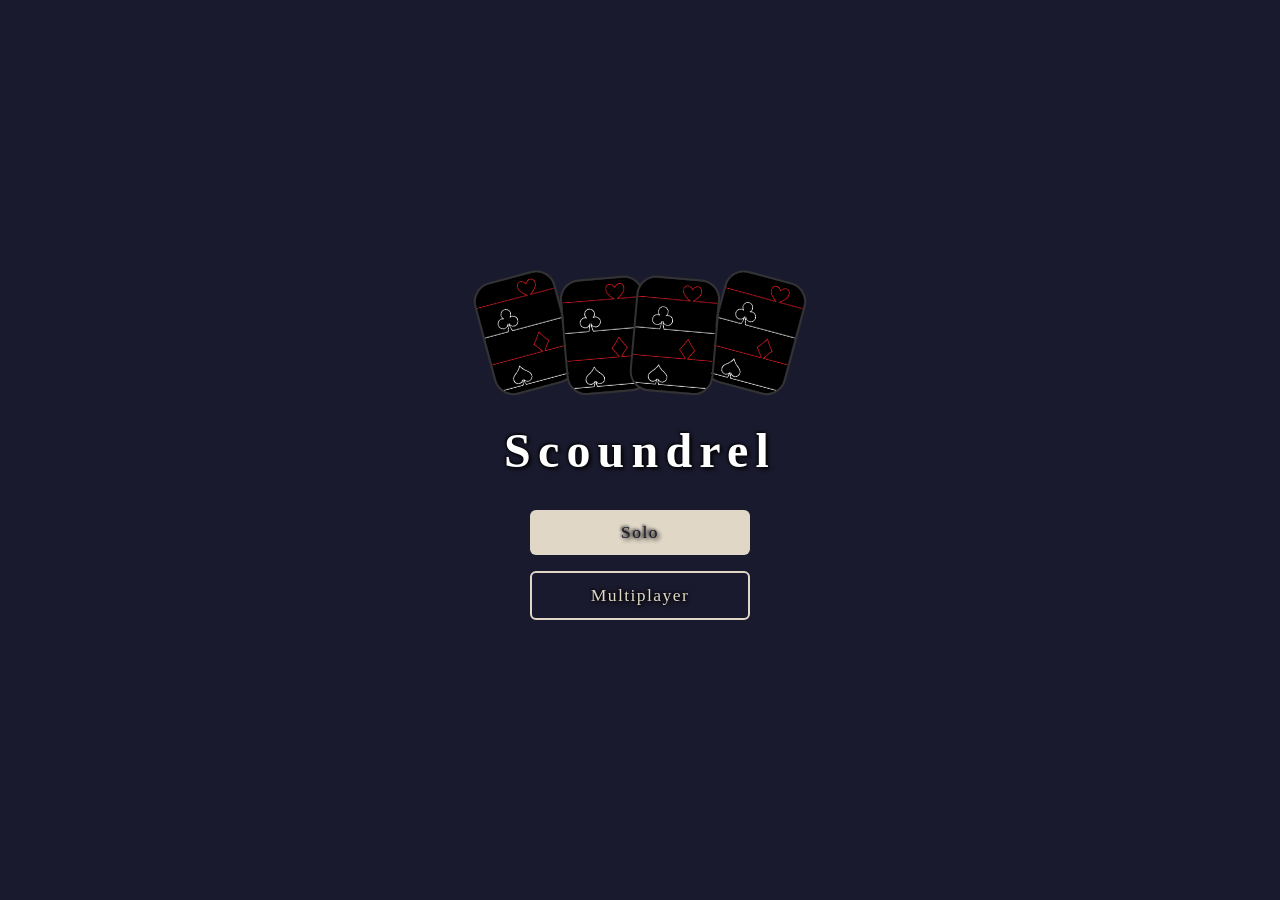
<file: client/index.html>
<!DOCTYPE html>
<html>
<head>
    <meta name="viewport" content="width=device-width, initial-scale=1.0">
    <link rel="stylesheet" href="./styles.css">
    <style>
        body {
            min-height: 100vh;
            display: flex;
            align-items: center;
            justify-content: center;
            margin: 0;
        }

        .Landing {
            display: flex;
            flex-direction: column;
            align-items: center;
            gap: 32px;
        }

        .Landing h1 {
            font-size: 3rem;
            letter-spacing: 0.15em;
            margin: 0;
        }

        .Landing-cards {
            display: flex;
            gap: 0;
        }

        .Landing-cards img {
            width: 80px;
            transform-origin: bottom center;
        }

        .Landing-cards img:nth-child(1) { transform: rotate(-15deg) translateX(20px); }
        .Landing-cards img:nth-child(2) { transform: rotate(-5deg)  translateX(10px); z-index: 1; }
        .Landing-cards img:nth-child(3) { transform: rotate(5deg)   translateX(-10px); z-index: 1; }
        .Landing-cards img:nth-child(4) { transform: rotate(15deg)  translateX(-20px); }

        .Landing-buttons {
            display: flex;
            flex-direction: column;
            gap: 16px;
            width: 220px;
        }

        .Landing-buttons a {
            display: block;
            text-align: center;
            padding: 12px 0;
            background: #e0d7c6;
            color: #1a1a2e;
            text-decoration: none;
            border-radius: 6px;
            font-size: 1.1rem;
            letter-spacing: 0.08em;
            transition: opacity 0.15s;
        }

        .Landing-buttons a:hover { opacity: 0.8; }

        .Landing-buttons a.secondary {
            background: transparent;
            border: 2px solid #e0d7c6;
            color: #e0d7c6;
        }
    </style>
</head>
<body>
    <div class="Landing">
        <div class="Landing-cards">
            <img src="./playing-cards/back_dark.png">
            <img src="./playing-cards/back_dark.png">
            <img src="./playing-cards/back_dark.png">
            <img src="./playing-cards/back_dark.png">
        </div>

        <h1>Scoundrel</h1>

        <div class="Landing-buttons">
            <a href="./solo/index.html">Solo</a>
            <a href="./multi/index.html" class="secondary">Multiplayer</a>
        </div>
    </div>
</body>
</html>
</file>
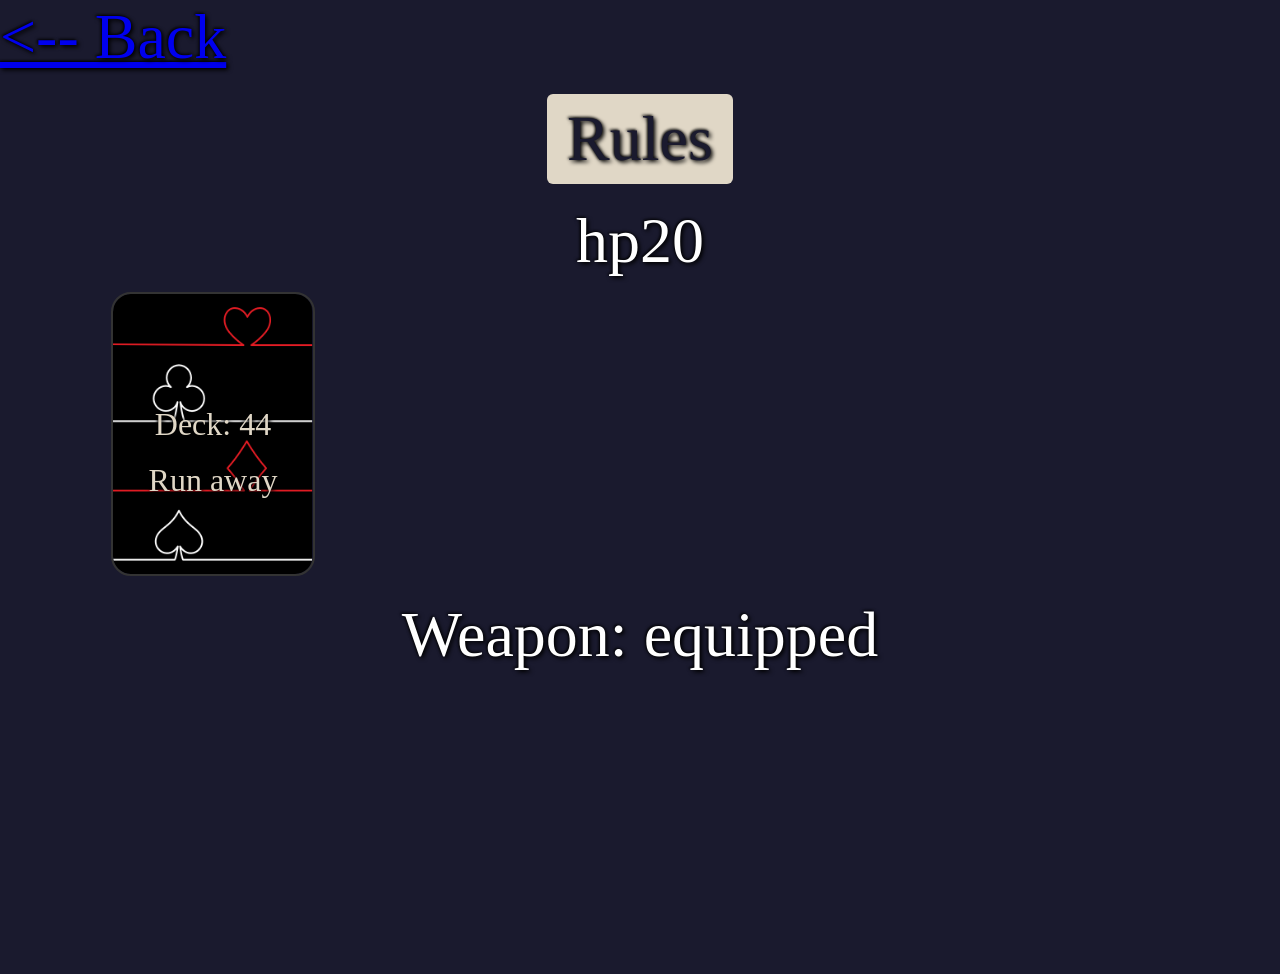
<file: client/multi/index.html>
<!DOCTYPE html>
<html>
	<head>
		<script src="../packages/alpine_persist.min.js" > </script>
		<script defer src="../packages/alpine.min.js" > </script>
		<link rel="stylesheet" href="../styles.css">
		<meta name="viewport" content="width=device-width, initial-scale=1.0">
	<script>
		document.addEventListener('alpine:init', () => {
		const cards = ['A','2','3','4','5','6','7','8','9','10','J','Q','K'];
		const suits = ['clubs','diamonds','hearts','spades'];
		const valid_cards = cards.flatMap( card => suits.map(suit => ({ card, suit }))).filter(
					el=> {
						const legal = !(isNaN(Number(el.card)) && (el.suit == 'hearts' || el.suit=='diamonds'));
						if(!legal) console.log(el);
						return legal
					}
				);

		const saved = localStorage.getItem('gameState');
		console.log("Gamestate in localStorage:",saved);
		function new_gamestate() { 
			return {
				// gamestate
				deck: valid_cards.toSorted(() => Math.random() - 0.5),
				weapon: null,
				durability: [],
				equipped: true,
				ran: false,
				healed: false,
				dungeon: [],
				hp:20,

			};
		}
		var gamestate = saved? JSON.parse(saved): new_gamestate()
		Alpine.store('game', {
				...gamestate,
				// game functions 
				save(){
					console.log("Game saved");
					localStorage.setItem('gameState', JSON.stringify({
						deck:this.deck,
						weapon:this.weapon,
						durability:this.durability,
						equipped:this.equipped,
						ran:this.ran,
						healed:this.healed,
						dungeon:this.dungeon,
						hp:this.hp,
					}))
				},
				image(card) { return "../playing-cards/" + card.suit + "_" + card.card + ".png" },
				value(card) {
						if( !isNaN(Number(card)) ){ return Number(card) }

						if (card == 'A'){ return 14}
						if (card == 'K'){ return 13}
						if (card == 'Q'){ return 12}
						if (card == 'J'){ return 11}

						return 0;
				},

				// game methods
				draw(x) {
					const drawn = this.deck.slice(0, x);
					this.deck = this.deck.slice(x);
					return drawn;
				},
				estimate(card){
					const game = Alpine.store('game');
					const value = game.value(card.card);

					// only numeric cards have special purposes
					// also there are no diamonds/hearts with value above 10
					if(value <= 10){
						if(card.suit == 'diamonds'){
							// take up as weapon
							return `Take ${card.card} of ${card.suit} as weapon`;
						}

						if(card.suit == 'hearts'){
							// heal
							if(!this.healed){
								const new_hp = Math.min((this.hp + value) , 20);
								const hp_rec = new_hp - this.hp
								return `Recover ${hp_rec} hp`;
							} else {
								return "Already healed this turn,\nyou will heal for 0";
							}
						}
						// else combat
					}

					// battle with weapon
					if(this.weapon != null && this.equipped) {
						// has weapon and is equipped
						const top = this.durability.at(-1);
						const block = game.value(this.weapon.card)

						var dur = 15;
						if(top != null){ dur = game.value(top.card); }

						if(value < dur){
							// can block with weapon
							const lost_hp = Math.min( block - value , 0); // if value < block, take 0 damage rahter then healing

							const msg = `Will lose ${lost_hp} hp`
							return msg;
						} else {
							const lost_hp = value;
							const msg = `Can't block, too little durability: ${dur}<${value}\nWill lose ${lost_hp} hp`;
							return msg;
						}

					} 

					// bare-handed combat
					const lost_hp = value;
					const msg =  `Will lose ${lost_hp} hp`;
					return msg;
				},
				click_card(idx) {
					// remove element at idx
					const clicked = this.dungeon.splice(idx,1)[0];
					const game = Alpine.store('game');
					const value = game.value(clicked.card);

					// replenish cards
					if(this.dungeon.length == 1){
						this.dungeon.push(...game.draw(3));
						// rest once per turn effects
						this.healed = false;
						this.ran = false;
					}

					// only non-numeric cards have special purposes
					if(value <= 10){
						if(clicked.suit == 'diamonds'){
							// take up as weapon
							this.weapon = clicked;
							this.durability = []; // reset durability
							this.equipped = true; //default to equipping the weapon
							return;
						}

						if(clicked.suit == 'hearts'){
							// heal
							if(!this.healed){
								this.hp = Math.min((this.hp + value) , 20);
								this.healed = true;
							} else {
							}
							return;
						}
						// else combat
					}

					// battle
					if(this.weapon != null && this.equipped) {
						// has weapon and is equipped
						const top = this.durability.at(-1);
						const block = game.value(this.weapon.card)

						var dur = 15;
						if(top != null){ dur = game.value(top.card); }

						if(value < dur){
							// can block with weapon
							this.hp = this.hp + Math.min( block - value , 0); // if value < block, take 0 damage rahter then healing

							this.durability.push(clicked);
							if(this.durability.length > 4) this.durability.shift();
							return;
						} else {
						}

					} 

					// bare-handed combat
					this.hp = this.hp - value;
					return
				},
				reset(){
					this.deck = valid_cards.toSorted(() => Math.random() - 0.5);
					this.dungeon = Alpine.store('game').draw(4);
					this.weapon = null;
					this.durability = [];
					this.equipped = false;
					this.hp = 20;
					this.ran =  false;
					this.healed =  false;
				},
				run_away(){
					if(!this.ran){
						this.deck.push(...this.dungeon);
						this.dungeon = Alpine.store('game').draw(4);
						this.ran = true;
					} else {
					}
				}

		});
	  });
	</script>
	</head>

	<body>
		<a href="../index.html"> <-- Back </a>
		<div
			class="Game",
			x-data="{
			save: () => $store.game.save(),
			image: (item) => $store.game.image(item),
			reset: () => $store.game.reset(),
			click_card: (idx) => $store.game.click_card(idx),
			run_away: () => $store.game.run_away(),
			estimate_val: (card) => $store.game.estimate(card)
			}" x-init="
				if (amount == $store.game.dungeon.length) {
					reset()
			} else {
				save()
			}
			" >
			<div x-data="{ showRules: false }">
			    <button type="button" x-on:click="showRules = true" style="padding: 8px 20px; background:#e0d7c6; color:#1a1a2e; border:none; cursor:pointer; border-radius:6px;">
			        Rules
			    </button>
			
			    <template x-if="showRules">
			        <div class="Rules-overlay" x-on:click.self="showRules = false">
			            <div class="Rules-modal">
			                <h2>Scoundrel Rules</h2>
			                <button class="Rules-close" x-on:click="showRules = false">✕</button>
			                <div class="Rules-body">
			                    <p><strong>Goal:</strong> Clear the dungeon without dying.</p>
			                    <p><strong>Deck:</strong> Standard deck, red face cards (J/Q/K/A of hearts & diamonds) removed.</p>
			                    <p><strong>Each turn:</strong> Four cards are dealt face-up. Click one to play it. When only one card remains, three new cards are dealt (starting a new turn).</p>
			                    <p><strong>♣ ♠ Clubs & Spades (monsters):</strong> Their value is damage dealt to you. Fight bare-handed to take full damage.</p>
			                    <p><strong>♦ Diamonds (weapons):</strong> Pick up as your equipped weapon. Weapon value blocks monster damage (take 0 if weapon ≥ monster). Each weapon can only block monsters weaker than the last one it blocked.</p>
			                    <p><strong>♥ Hearts (potions):</strong> Heal HP equal to card value, up to 20. Only one potion per room.</p>
			                    <p><strong>Weapon toggle:</strong> Click your weapon card to equip/unequip it before fighting(Equipped by default).</p>
			                    <p><strong>Run away:</strong> Send the room back into the deck(at the bottom, in the same order) and draw a new one. Can only run once per room.</p>
			                    <p><strong>Win:</strong> Exhaust the deck. <strong>Lose:</strong> HP reaches 0 or less.</p>
			                </div>
			            </div>
			        </div>
			    </template>
			</div>
			<template x-if="$store.game.hp>0">

				<div class="Play-area">
					<p x-text="'hp'+$store.game.hp"></p>
					<div class="Top-row">
						<button :disabled="$store.game.dungeon.length < 4" type="button" x-on:click="run_away(); save()">
							<div class="Deck">
								<img src="../playing-cards/back_dark.png">
								<p x-text="`Deck: ${$store.game.deck.length}`" > </p>
								<span> Run away </span>
							</div>
						</button>

						<div class="Dungeon-entities">
							<template x-for="(card,idx) in $store.game.dungeon">
								<button x-on:click="click_card(idx); save()">
									<div style="position:relative; display:inline-block;" 
										x-data="{show: false}"
										@mouseenter="show=true" 
										@mouseleave="show=false">
										<img :src="image(card)">
										<span x-show="show" 
												x-text="estimate_val(card)"
												class="Card-tooltip"
												style="position:absolute; background:black; color:white; padding:4px; z-index:1000;">
										</span>
									</div>
								</button>
							</template>
						</div>
					</div>

					<div class="Player-weapon">
						<p> Weapon:
							<template x-if="$store.game.equipped == true">
								<span> equipped </span>
							</template>
						</p>


						<div class="Weapon-slot">
							<template x-if="$store.game.weapon != null">
								<div>
									<button x-on:click="$store.game.equipped =!$store.game.equipped">
										<img :src="image($store.game.weapon)">
									</button>

									<div class="Durability-stack">
										<template x-for="(card,idx) in $store.game.durability">
											<img :src="image(card)" :style="{
												transform: `translate(-${(idx+1)*40}px, 0px)`,
												zIndex: -(idx+1)
											}">
										</template>
									</div>

								</div>
							</template>
						</div>
					</div>

				</div>
			</template>

			<div class="Lose-screen">
				<template x-if="$store.game.hp<=0">
					<div>
						<p> you lost</p>
						<button type="button" x-on:click="reset(); save()">Try again</button>
					</div>
				</template>
			</div>

			<div class="Win-screen">
				<template x-if="$store.game.hp>0 && $store.game.deck.length == 0 && $store.game.dungeon.length==0">
					<div>
						<p> You Won !!!</p>
						<button type="button" x-on:click="reset(); save()">Play again</button>
					</div>
				</template>
			</div>

		</div>
	</body>

</html>
</file>
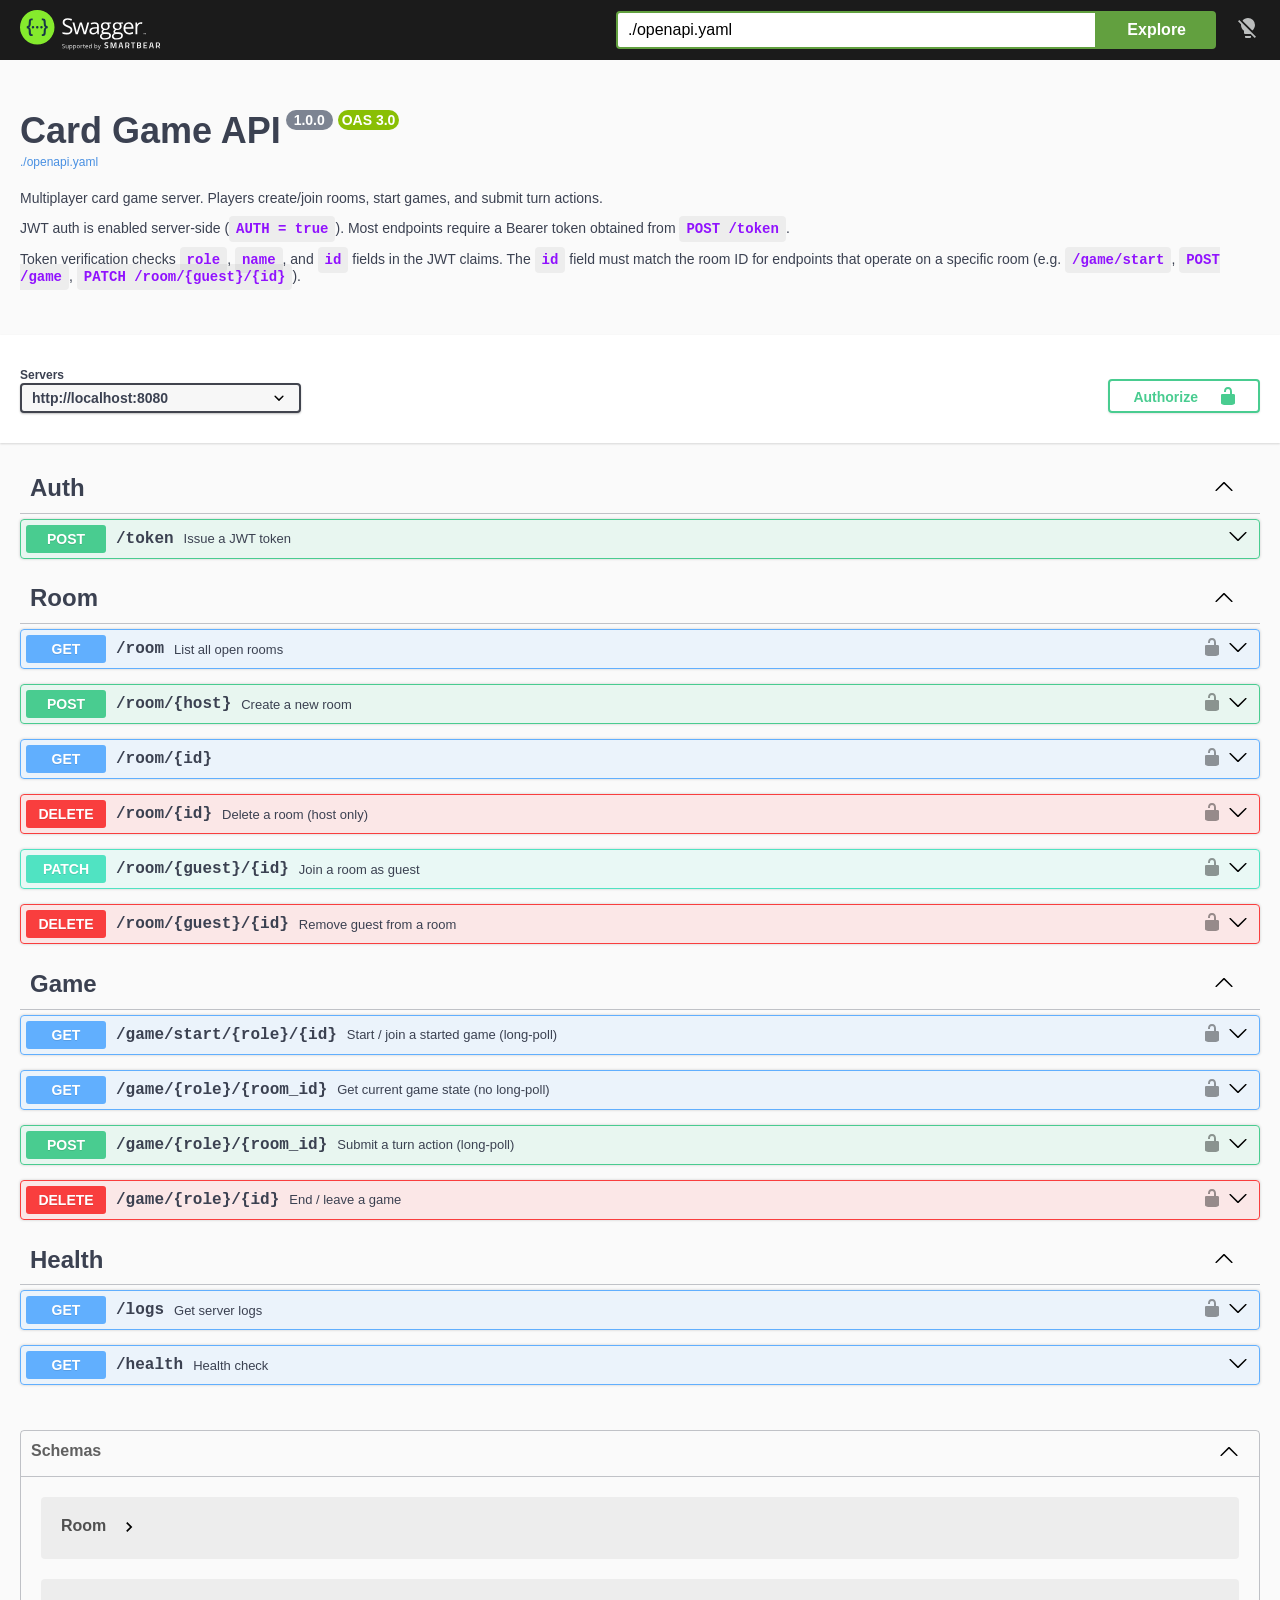
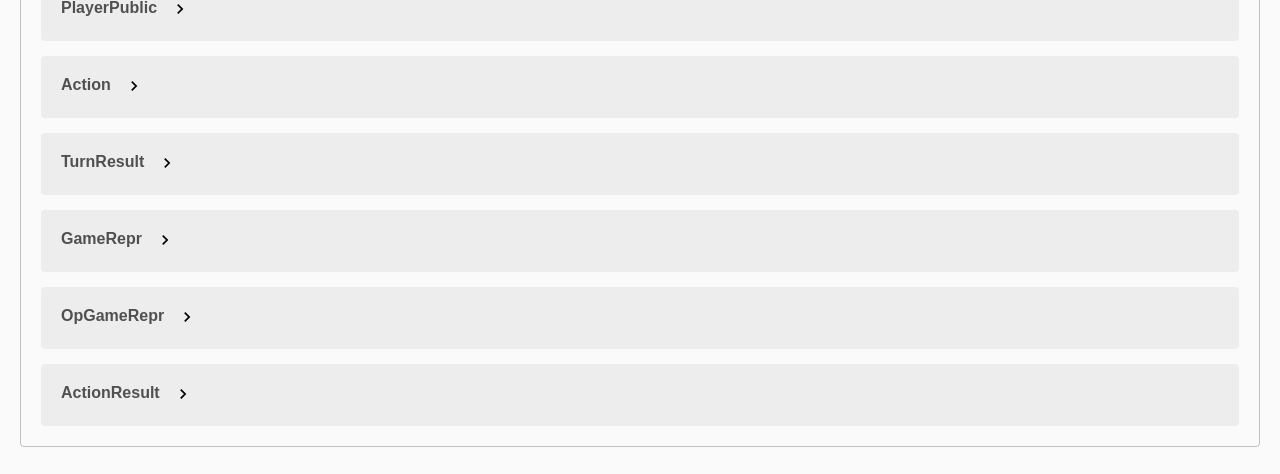
<file: docs/api/index.html>
<!-- HTML for static distribution bundle build -->
<!DOCTYPE html>
<html lang="en">
  <head>
    <meta charset="UTF-8">
    <title>Swagger UI</title>
    <link rel="stylesheet" type="text/css" href="./swagger-ui.css" />
    <link rel="stylesheet" type="text/css" href="index.css" />
    <link rel="icon" type="image/png" href="./favicon-32x32.png" sizes="32x32" />
    <link rel="icon" type="image/png" href="./favicon-16x16.png" sizes="16x16" />
  </head>

  <body>
    <div id="swagger-ui"></div>
    <script src="./swagger-ui-bundle.js" charset="UTF-8"> </script>
    <script src="./swagger-ui-standalone-preset.js" charset="UTF-8"> </script>
    <script src="./swagger-initializer.js" charset="UTF-8"> </script>
  </body>
</html>
</file>
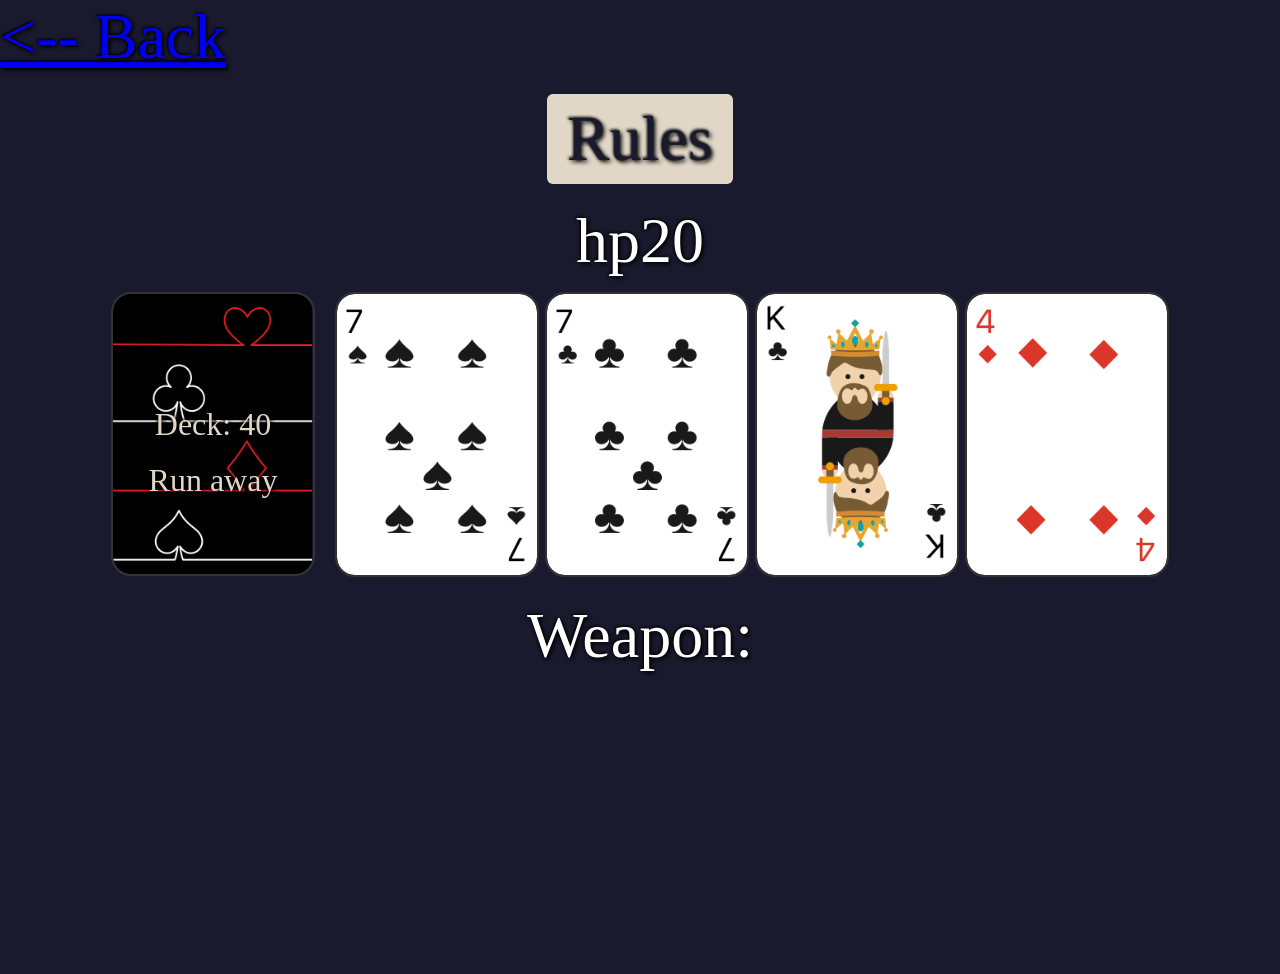
<file: docs/solo/index.html>
<!DOCTYPE html>
<html>
	<head>
		<script src="../packages/alpine_persist.min.js" > </script>
		<script defer src="../packages/alpine.min.js" > </script>
		<link rel="stylesheet" href="../styles.css">
		<meta name="viewport" content="width=device-width, initial-scale=1.0">
	<script>
		document.addEventListener('alpine:init', () => {
		const cards = ['A','2','3','4','5','6','7','8','9','10','J','Q','K'];
		const suits = ['clubs','diamonds','hearts','spades'];
		const valid_cards = cards.flatMap( card => suits.map(suit => ({ card, suit }))).filter(
					el=> {
						const legal = !(isNaN(Number(el.card)) && (el.suit == 'hearts' || el.suit=='diamonds'));
						if(!legal) console.log(el);
						return legal
					}
				);

		const saved = localStorage.getItem('gameState');
		console.log("Gamestate in localStorage:",saved);
		function new_gamestate() { 
			return {
				// gamestate
				deck: valid_cards.toSorted(() => Math.random() - 0.5),
				weapon: null,
				durability: [],
				equipped: true,
				ran: false,
				healed: false,
				dungeon: [],
				hp:20,

			};
		}
		var gamestate = saved? JSON.parse(saved): new_gamestate()
		Alpine.store('game', {
				...gamestate,
				// game functions 
				save(){
					console.log("Game saved");
					localStorage.setItem('gameState', JSON.stringify({
						deck:this.deck,
						weapon:this.weapon,
						durability:this.durability,
						equipped:this.equipped,
						ran:this.ran,
						healed:this.healed,
						dungeon:this.dungeon,
						hp:this.hp,
					}))
				},
				image(card) { return "../playing-cards/" + card.suit + "_" + card.card + ".png" },
				value(card) {
						if( !isNaN(Number(card)) ){ return Number(card) }

						if (card == 'A'){ return 14}
						if (card == 'K'){ return 13}
						if (card == 'Q'){ return 12}
						if (card == 'J'){ return 11}

						return 0;
				},

				// game methods
				draw(x) {
					const drawn = this.deck.slice(0, x);
					this.deck = this.deck.slice(x);
					return drawn;
				},
				estimate(card){
					const game = Alpine.store('game');
					const value = game.value(card.card);

					// only numeric cards have special purposes
					// also there are no diamonds/hearts with value above 10
					if(value <= 10){
						if(card.suit == 'diamonds'){
							// take up as weapon
							return `Take ${card.card} of ${card.suit} as weapon`;
						}

						if(card.suit == 'hearts'){
							// heal
							if(!this.healed){
								const new_hp = Math.min((this.hp + value) , 20);
								const hp_rec = new_hp - this.hp
								return `Recover ${hp_rec} hp`;
							} else {
								return "Already healed this turn,\nyou will heal for 0";
							}
						}
						// else combat
					}

					// battle with weapon
					if(this.weapon != null && this.equipped) {
						// has weapon and is equipped
						const top = this.durability.at(-1);
						const block = game.value(this.weapon.card)

						var dur = 15;
						if(top != null){ dur = game.value(top.card); }

						if(value < dur){
							// can block with weapon
							const lost_hp = Math.min( block - value , 0); // if value < block, take 0 damage rahter then healing

							const msg = `Will lose ${lost_hp} hp`
							return msg;
						} else {
							const lost_hp = value;
							const msg = `Can't block, too little durability: ${dur}<${value}\nWill lose ${lost_hp} hp`;
							return msg;
						}

					} 

					// bare-handed combat
					const lost_hp = value;
					const msg =  `Will lose ${lost_hp} hp`;
					return msg;
				},
				click_card(idx) {
					// remove element at idx
					const clicked = this.dungeon.splice(idx,1)[0];
					const game = Alpine.store('game');
					const value = game.value(clicked.card);

					// replenish cards
					if(this.dungeon.length == 1){
						this.dungeon.push(...game.draw(3));
						// rest once per turn effects
						this.healed = false;
						this.ran = false;
					}

					// only non-numeric cards have special purposes
					if(value <= 10){
						if(clicked.suit == 'diamonds'){
							// take up as weapon
							this.weapon = clicked;
							this.durability = []; // reset durability
							this.equipped = true; //default to equipping the weapon
							return;
						}

						if(clicked.suit == 'hearts'){
							// heal
							if(!this.healed){
								this.hp = Math.min((this.hp + value) , 20);
								this.healed = true;
							} else {
							}
							return;
						}
						// else combat
					}

					// battle
					if(this.weapon != null && this.equipped) {
						// has weapon and is equipped
						const top = this.durability.at(-1);
						const block = game.value(this.weapon.card)

						var dur = 15;
						if(top != null){ dur = game.value(top.card); }

						if(value < dur){
							// can block with weapon
							this.hp = this.hp + Math.min( block - value , 0); // if value < block, take 0 damage rahter then healing

							this.durability.push(clicked);
							if(this.durability.length > 4) this.durability.shift();
							return;
						} else {
						}

					} 

					// bare-handed combat
					this.hp = this.hp - value;
					return
				},
				reset(){
					this.deck = valid_cards.toSorted(() => Math.random() - 0.5);
					this.dungeon = Alpine.store('game').draw(4);
					this.weapon = null;
					this.durability = [];
					this.equipped = false;
					this.hp = 20;
					this.ran =  false;
					this.healed =  false;
				},
				run_away(){
					if(!this.ran){
						this.deck.push(...this.dungeon);
						this.dungeon = Alpine.store('game').draw(4);
						this.ran = true;
					} else {
					}
				}

		});
	  });
	</script>
	</head>

	<body>
		<a href="../index.html"> <-- Back </a>
		<div
			class="Game",
			x-data="{
			save: () => $store.game.save(),
			image: (item) => $store.game.image(item),
			reset: () => $store.game.reset(),
			click_card: (idx) => $store.game.click_card(idx),
			run_away: () => $store.game.run_away(),
			estimate_val: (card) => $store.game.estimate(card)
			}" x-init="
				if ( $store.game.dungeon.length == 0) {
					reset()
			} else {
				save()
			}
			" >
			<div x-data="{ showRules: false }">
			    <button type="button" x-on:click="showRules = true" style="padding: 8px 20px; background:#e0d7c6; color:#1a1a2e; border:none; cursor:pointer; border-radius:6px;">
			        Rules
			    </button>
			
			    <template x-if="showRules">
			        <div class="Rules-overlay" x-on:click.self="showRules = false">
			            <div class="Rules-modal">
			                <h2>Scoundrel Rules</h2>
			                <button class="Rules-close" x-on:click="showRules = false">✕</button>
			                <div class="Rules-body">
			                    <p><strong>Goal:</strong> Clear the dungeon without dying.</p>
			                    <p><strong>Deck:</strong> Standard deck, red face cards (J/Q/K/A of hearts & diamonds) removed.</p>
			                    <p><strong>Each turn:</strong> Four cards are dealt face-up. Click one to play it. When only one card remains, three new cards are dealt (starting a new turn).</p>
			                    <p><strong>♣ ♠ Clubs & Spades (monsters):</strong> Their value is damage dealt to you. Fight bare-handed to take full damage.</p>
			                    <p><strong>♦ Diamonds (weapons):</strong> Pick up as your equipped weapon. Weapon value blocks monster damage (take 0 if weapon ≥ monster). Each weapon can only block monsters weaker than the last one it blocked.</p>
			                    <p><strong>♥ Hearts (potions):</strong> Heal HP equal to card value, up to 20. Only one potion per room.</p>
			                    <p><strong>Weapon toggle:</strong> Click your weapon card to equip/unequip it before fighting(Equipped by default).</p>
			                    <p><strong>Run away:</strong> Send the room back into the deck(at the bottom, in the same order) and draw a new one. Can only run once per room.</p>
			                    <p><strong>Win:</strong> Exhaust the deck. <strong>Lose:</strong> HP reaches 0 or less.</p>
			                </div>
			            </div>
			        </div>
			    </template>
			</div>
			<template x-if="$store.game.hp>0">

				<div class="Play-area">
					<p x-text="'hp'+$store.game.hp"></p>
					<div class="Top-row">
						<button :disabled="$store.game.dungeon.length < 4" type="button" x-on:click="run_away(); save()">
							<div class="Deck">
								<img src="../playing-cards/back_dark.png">
								<p x-text="`Deck: ${$store.game.deck.length}`" > </p>
								<span> Run away </span>
							</div>
						</button>

						<div class="Dungeon-entities">
							<template x-for="(card,idx) in $store.game.dungeon">
								<button x-on:click="click_card(idx); save()">
									<div style="position:relative; display:inline-block;" 
										x-data="{show: false}"
										@mouseenter="show=true" 
										@mouseleave="show=false">
										<img :src="image(card)">
										<span x-show="show" 
												x-text="estimate_val(card)"
												class="Card-tooltip"
												style="position:absolute; background:black; color:white; padding:4px; z-index:1000;">
										</span>
									</div>
								</button>
							</template>
						</div>
					</div>

					<div class="Player-weapon">
						<p> Weapon:
							<template x-if="$store.game.equipped == true">
								<span> equipped </span>
							</template>
						</p>


						<div class="Weapon-slot">
							<template x-if="$store.game.weapon != null">
								<div>
									<button x-on:click="$store.game.equipped =!$store.game.equipped">
										<img :src="image($store.game.weapon)">
									</button>

									<div class="Durability-stack">
										<template x-for="(card,idx) in $store.game.durability">
											<img :src="image(card)" :style="{
												transform: `translate(-${(idx+1)*40}px, 0px)`,
												zIndex: -(idx+1)
											}">
										</template>
									</div>

								</div>
							</template>
						</div>
					</div>

				</div>
			</template>

			<div class="Lose-screen">
				<template x-if="$store.game.hp<=0">
					<div>
						<p> you lost</p>
						<button type="button" x-on:click="reset(); save()">Try again</button>
					</div>
				</template>
			</div>

			<div class="Win-screen">
				<template x-if="$store.game.hp>0 && $store.game.deck.length == 0 && $store.game.dungeon.length==0">
					<div>
						<p> You Won !!!</p>
						<button type="button" x-on:click="reset(); save()">Play again</button>
					</div>
				</template>
			</div>

		</div>
	</body>

</html>
</file>
<file: client/styles.css>
/* === GLOBAL === */
:root {
    --card-width: 200px;
}

* { box-sizing: border-box; margin: 0; padding: 0; }

img {
    outline: 2px solid #333;
    border-radius: 18px;
}
body {
    background: #1a1a2e;
    color: #e0d7c6;

    font-family: 'Georgia', serif;
    font-size: 4rem;
    color: white;
    text-shadow: 2px 2px 4px black, -1px -1px 3px black;

    min-height: 100vh;
}

button {
    font-size: inherit;
    font-family: inherit;
    text-shadow: inherit;
}

/* === RULES MODAL === */
.Rules-overlay {
    position: fixed;
    inset: 0;
    background: rgba(0,0,0,0.7);
    display: flex;
    align-items: center;
    justify-content: center;
    z-index: 9999;
}

.Rules-modal {
    background: #16213e;
    border: 1px solid #444;
    border-radius: 10px;
    padding: 32px 40px;
    max-width: 700px;
    width: 90%;
    max-height: 80vh;
    overflow-y: auto;
    position: relative;
    font-size: 1.5rem;
}

.Rules-modal h2 {
    margin-bottom: 20px;
    font-size: 2rem;
    text-align: center;
}

.Rules-close {
    position: absolute;
    top: 12px;
    right: 16px;
    background: none;
    border: none;
    color: #e0d7c6;
    font-size: 1.8rem;
    cursor: pointer;
    line-height: 1;
}

.Rules-body {
    display: flex;
    flex-direction: column;
    gap: 12px;
    line-height: 1.5;
}

/* === GAME === */
.Game {
    display: flex;
    flex-direction: column;
    align-items: center;
    min-height: 100vh;
    padding: 20px;
    gap: 20px;
}

/* === PLAY AREA === */
.Play-area {
    display: flex;
    flex-direction: column;
    align-items: center;
    gap: 16px;
    width: 100%;
}

/* === DECK BUTTON === */
.Deck-button {
    background: none;
    border: none;
    cursor: pointer;
    padding: 0;
}

.Deck {
    position: relative;
    display: inline-block;
    color: #e0d7c6;
}

.Deck img {
    width: var(--card-width);
    display: block;
}

.Deck p, .Deck span {
    position: absolute;
    left: 0; right: 0;
    text-align: center;
}

.Deck p { top: 40%; }
.Deck span { top: 60%; }

/* === TOP ROW: deck + dungeon === */
.Top-row {
    display: flex;
    flex-direction: row;
    align-items: flex-start;
    gap: 24px;
    width: 100%;
    justify-content: center;
}

.Top-row button {
    background: none;
    border: none;
    outline: none;
    padding: 0;
    cursor: pointer;
    font-size: 2rem;
}

/* === DUNGEON === */
.Dungeon-entities {
    display: grid;
    grid-template-columns: repeat(4, var(--card-width));
    gap: 10px;
    align-items: flex-start;
}

.Dungeon-entities img {
    width: var(--card-width);
    display: block;
}


.Dungeon-entities button:hover img {
    transform: translateY(-4px);
}

/* === PLAYER WEAPON === */
.Player-weapon {
    display: flex;
    flex-direction: column;
    align-items: center;
    gap: 8px;
}

.Weapon-slot {
    position: relative;
    width: var(--card-width) + 10px;
    /* height: 100px; */
    /* border: 2px dashed #555; */
    border-radius: 4px;
    display: flex;
    align-items: center;
    justify-content: center;
    color: #555;
    /* font-size: 0.75rem; */
}

.Weapon-slot button {
    background: none;
    border: none;
    cursor: pointer;
    padding: 0;
}

.Weapon-slot img {
    width: var(--card-width);
    display: block;
}

.Durability-stack {
    position: absolute;
    top: 0; left: 0;
    display: flex;
}

.Durability-stack img {
    width: var(--card-width);
    position: absolute;
    top: 0; left: 0;    
}

/* === LOSE / WIN SCREENS === */
.Lose-screen, .Win-screen {
    display: flex;
    justify-content: center;
    align-items: center;
    width: 100%;
}

.Lose-screen > div, .Win-screen > div {
    display: flex;
    flex-direction: column;
    align-items: center;
    gap: 16px;
    padding: 40px;
    background: #16213e;
    border-radius: 8px;
    border: 1px solid #333;
}

.Lose-screen button, .Win-screen button {
    padding: 10px 24px;
    background: #e0d7c6;
    color: #1a1a2e;
    border: none;
    cursor: pointer;
    font-family: inherit;
    /* font-size: 1rem; */
}

/* === MOBILE === */
@media (max-width: 600px) {
    :root {
        --card-width: 100px;
    }

    body {
        font-size: 2rem;
    }

    .Card-tooltip {
        display: none;
    }

    
    .Top-row {
        flex-direction: column;
        align-items: center;
    }

    .Dungeon-entities {
        grid-template-columns: repeat(2, var(--card-width));
    }
}
</file>
<file: docs/api/index.css>
html {
    box-sizing: border-box;
    overflow: -moz-scrollbars-vertical;
    overflow-y: scroll;
}

*,
*:before,
*:after {
    box-sizing: inherit;
}

body {
    margin: 0;
    background: #fafafa;
}
</file>
<file: docs/styles.css>
/* === GLOBAL === */
:root {
    --card-width: 200px;
}

* { box-sizing: border-box; margin: 0; padding: 0; }

img {
    outline: 2px solid #333;
    border-radius: 18px;
}
body {
    background: #1a1a2e;
    color: #e0d7c6;

    font-family: 'Georgia', serif;
    font-size: 4rem;
    color: white;
    text-shadow: 2px 2px 4px black, -1px -1px 3px black;

    min-height: 100vh;
}

button {
    font-size: inherit;
    font-family: inherit;
    text-shadow: inherit;
}

/* === RULES MODAL === */
.Rules-overlay {
    position: fixed;
    inset: 0;
    background: rgba(0,0,0,0.7);
    display: flex;
    align-items: center;
    justify-content: center;
    z-index: 9999;
}

.Rules-modal {
    background: #16213e;
    border: 1px solid #444;
    border-radius: 10px;
    padding: 32px 40px;
    max-width: 700px;
    width: 90%;
    max-height: 80vh;
    overflow-y: auto;
    position: relative;
    font-size: 1.5rem;
}

.Rules-modal h2 {
    margin-bottom: 20px;
    font-size: 2rem;
    text-align: center;
}

.Rules-close {
    position: absolute;
    top: 12px;
    right: 16px;
    background: none;
    border: none;
    color: #e0d7c6;
    font-size: 1.8rem;
    cursor: pointer;
    line-height: 1;
}

.Rules-body {
    display: flex;
    flex-direction: column;
    gap: 12px;
    line-height: 1.5;
}

/* === GAME === */
.Game {
    display: flex;
    flex-direction: column;
    align-items: center;
    min-height: 100vh;
    padding: 20px;
    gap: 20px;
}

/* === PLAY AREA === */
.Play-area {
    display: flex;
    flex-direction: column;
    align-items: center;
    gap: 16px;
    width: 100%;
}

/* === DECK BUTTON === */
.Deck-button {
    background: none;
    border: none;
    cursor: pointer;
    padding: 0;
}

.Deck {
    position: relative;
    display: inline-block;
    color: #e0d7c6;
}

.Deck img {
    width: var(--card-width);
    display: block;
}

.Deck p, .Deck span {
    position: absolute;
    left: 0; right: 0;
    text-align: center;
}

.Deck p { top: 40%; }
.Deck span { top: 60%; }

/* === TOP ROW: deck + dungeon === */
.Top-row {
    display: flex;
    flex-direction: row;
    align-items: flex-start;
    gap: 24px;
    width: 100%;
    justify-content: center;
}

.Top-row button {
    background: none;
    border: none;
    outline: none;
    padding: 0;
    cursor: pointer;
    font-size: 2rem;
}

/* === DUNGEON === */
.Dungeon-entities {
    display: grid;
    grid-template-columns: repeat(4, var(--card-width));
    gap: 10px;
    align-items: flex-start;
}

.Dungeon-entities img {
    width: var(--card-width);
    display: block;
}


.Dungeon-entities button:hover img {
    transform: translateY(-4px);
}

/* === PLAYER WEAPON === */
.Player-weapon {
    display: flex;
    flex-direction: column;
    align-items: center;
    gap: 8px;
}

.Weapon-slot {
    position: relative;
    width: var(--card-width) + 10px;
    /* height: 100px; */
    /* border: 2px dashed #555; */
    border-radius: 4px;
    display: flex;
    align-items: center;
    justify-content: center;
    color: #555;
    /* font-size: 0.75rem; */
}

.Weapon-slot button {
    background: none;
    border: none;
    cursor: pointer;
    padding: 0;
}

.Weapon-slot img {
    width: var(--card-width);
    display: block;
}

.Durability-stack {
    position: absolute;
    top: 0; left: 0;
    display: flex;
}

.Durability-stack img {
    width: var(--card-width);
    position: absolute;
    top: 0; left: 0;    
}

/* === LOSE / WIN SCREENS === */
.Lose-screen, .Win-screen {
    display: flex;
    justify-content: center;
    align-items: center;
    width: 100%;
}

.Lose-screen > div, .Win-screen > div {
    display: flex;
    flex-direction: column;
    align-items: center;
    gap: 16px;
    padding: 40px;
    background: #16213e;
    border-radius: 8px;
    border: 1px solid #333;
}

.Lose-screen button, .Win-screen button {
    padding: 10px 24px;
    background: #e0d7c6;
    color: #1a1a2e;
    border: none;
    cursor: pointer;
    font-family: inherit;
    /* font-size: 1rem; */
}

/* === MOBILE === */
@media (max-width: 600px) {
    :root {
        --card-width: 100px;
    }

    body {
        font-size: 2rem;
    }

    .Card-tooltip {
        display: none;
    }

    
    .Top-row {
        flex-direction: column;
        align-items: center;
    }

    .Dungeon-entities {
        grid-template-columns: repeat(2, var(--card-width));
    }
}
</file>
<file: docs/api/swagger-ui.css>
.swagger-ui{color:#3b4151;container-name:swagger-ui;container-type:inline-size;/*! normalize.css v7.0.0 | MIT License | github.com/necolas/normalize.css */font-family:sans-serif}.swagger-ui html{line-height:1.15;-ms-text-size-adjust:100%;-webkit-text-size-adjust:100%}.swagger-ui body{margin:0}.swagger-ui article,.swagger-ui aside,.swagger-ui footer,.swagger-ui header,.swagger-ui nav,.swagger-ui section{display:block}.swagger-ui h1{font-size:2em;margin:.67em 0}.swagger-ui figcaption,.swagger-ui figure,.swagger-ui main{display:block}.swagger-ui figure{margin:1em 40px}.swagger-ui hr{box-sizing:content-box;height:0;overflow:visible}.swagger-ui pre{font-family:monospace,monospace;font-size:1em}.swagger-ui a{background-color:transparent;-webkit-text-decoration-skip:objects}.swagger-ui abbr[title]{border-bottom:none;text-decoration:underline;-webkit-text-decoration:underline dotted;text-decoration:underline dotted}.swagger-ui b,.swagger-ui strong{font-weight:inherit;font-weight:bolder}.swagger-ui code,.swagger-ui kbd,.swagger-ui samp{font-family:monospace,monospace;font-size:1em}.swagger-ui dfn{font-style:italic}.swagger-ui mark{background-color:#ff0;color:#000}.swagger-ui small{font-size:80%}.swagger-ui sub,.swagger-ui sup{font-size:75%;line-height:0;position:relative;vertical-align:baseline}.swagger-ui sub{bottom:-.25em}.swagger-ui sup{top:-.5em}.swagger-ui audio,.swagger-ui video{display:inline-block}.swagger-ui audio:not([controls]){display:none;height:0}.swagger-ui img{border-style:none}.swagger-ui svg:not(:root){overflow:hidden}.swagger-ui button,.swagger-ui input,.swagger-ui optgroup,.swagger-ui select,.swagger-ui textarea{font-family:sans-serif;font-size:100%;line-height:1.15;margin:0}.swagger-ui button,.swagger-ui input{overflow:visible}.swagger-ui button,.swagger-ui select{text-transform:none}.swagger-ui [type=reset],.swagger-ui [type=submit],.swagger-ui button,.swagger-ui html [type=button]{-webkit-appearance:button}.swagger-ui [type=button]::-moz-focus-inner,.swagger-ui [type=reset]::-moz-focus-inner,.swagger-ui [type=submit]::-moz-focus-inner,.swagger-ui button::-moz-focus-inner{border-style:none;padding:0}.swagger-ui [type=button]:-moz-focusring,.swagger-ui [type=reset]:-moz-focusring,.swagger-ui [type=submit]:-moz-focusring,.swagger-ui button:-moz-focusring{outline:1px dotted ButtonText}.swagger-ui fieldset{padding:.35em .75em .625em}.swagger-ui legend{box-sizing:border-box;color:inherit;display:table;max-width:100%;padding:0;white-space:normal}.swagger-ui progress{display:inline-block;vertical-align:baseline}.swagger-ui textarea{overflow:auto}.swagger-ui [type=checkbox],.swagger-ui [type=radio]{box-sizing:border-box;padding:0}.swagger-ui [type=number]::-webkit-inner-spin-button,.swagger-ui [type=number]::-webkit-outer-spin-button{height:auto}.swagger-ui [type=search]{-webkit-appearance:textfield;outline-offset:-2px}.swagger-ui [type=search]::-webkit-search-cancel-button,.swagger-ui [type=search]::-webkit-search-decoration{-webkit-appearance:none}.swagger-ui ::-webkit-file-upload-button{-webkit-appearance:button;font:inherit}.swagger-ui details,.swagger-ui menu{display:block}.swagger-ui summary{display:list-item}.swagger-ui canvas{display:inline-block}.swagger-ui [hidden],.swagger-ui template{display:none}.swagger-ui .debug *{outline:1px solid gold}.swagger-ui .debug-white *{outline:1px solid #fff}.swagger-ui .debug-black *{outline:1px solid #000}.swagger-ui .debug-grid{background:transparent url([data-uri]) repeat 0 0}.swagger-ui .debug-grid-16{background:transparent url([data-uri]) repeat 0 0}.swagger-ui .debug-grid-8-solid{background:#fff url([data-uri]) repeat 0 0}.swagger-ui .debug-grid-16-solid{background:#fff url([data-uri]) repeat 0 0}.swagger-ui .border-box,.swagger-ui a,.swagger-ui article,.swagger-ui body,.swagger-ui code,.swagger-ui dd,.swagger-ui div,.swagger-ui dl,.swagger-ui dt,.swagger-ui fieldset,.swagger-ui footer,.swagger-ui form,.swagger-ui h1,.swagger-ui h2,.swagger-ui h3,.swagger-ui h4,.swagger-ui h5,.swagger-ui h6,.swagger-ui header,.swagger-ui html,.swagger-ui input[type=email],.swagger-ui input[type=number],.swagger-ui input[type=password],.swagger-ui input[type=tel],.swagger-ui input[type=text],.swagger-ui input[type=url],.swagger-ui legend,.swagger-ui li,.swagger-ui main,.swagger-ui ol,.swagger-ui p,.swagger-ui pre,.swagger-ui section,.swagger-ui table,.swagger-ui td,.swagger-ui textarea,.swagger-ui th,.swagger-ui tr,.swagger-ui ul{box-sizing:border-box}.swagger-ui .aspect-ratio{height:0;position:relative}.swagger-ui .aspect-ratio--16x9{padding-bottom:56.25%}.swagger-ui .aspect-ratio--9x16{padding-bottom:177.77%}.swagger-ui .aspect-ratio--4x3{padding-bottom:75%}.swagger-ui .aspect-ratio--3x4{padding-bottom:133.33%}.swagger-ui .aspect-ratio--6x4{padding-bottom:66.6%}.swagger-ui .aspect-ratio--4x6{padding-bottom:150%}.swagger-ui .aspect-ratio--8x5{padding-bottom:62.5%}.swagger-ui .aspect-ratio--5x8{padding-bottom:160%}.swagger-ui .aspect-ratio--7x5{padding-bottom:71.42%}.swagger-ui .aspect-ratio--5x7{padding-bottom:140%}.swagger-ui .aspect-ratio--1x1{padding-bottom:100%}.swagger-ui .aspect-ratio--object{bottom:0;height:100%;left:0;position:absolute;right:0;top:0;width:100%;z-index:100}@media screen and (min-width:30em){.swagger-ui .aspect-ratio-ns{height:0;position:relative}.swagger-ui .aspect-ratio--16x9-ns{padding-bottom:56.25%}.swagger-ui .aspect-ratio--9x16-ns{padding-bottom:177.77%}.swagger-ui .aspect-ratio--4x3-ns{padding-bottom:75%}.swagger-ui .aspect-ratio--3x4-ns{padding-bottom:133.33%}.swagger-ui .aspect-ratio--6x4-ns{padding-bottom:66.6%}.swagger-ui .aspect-ratio--4x6-ns{padding-bottom:150%}.swagger-ui .aspect-ratio--8x5-ns{padding-bottom:62.5%}.swagger-ui .aspect-ratio--5x8-ns{padding-bottom:160%}.swagger-ui .aspect-ratio--7x5-ns{padding-bottom:71.42%}.swagger-ui .aspect-ratio--5x7-ns{padding-bottom:140%}.swagger-ui .aspect-ratio--1x1-ns{padding-bottom:100%}.swagger-ui .aspect-ratio--object-ns{bottom:0;height:100%;left:0;position:absolute;right:0;top:0;width:100%;z-index:100}}@media screen and (min-width:30em)and (max-width:60em){.swagger-ui .aspect-ratio-m{height:0;position:relative}.swagger-ui .aspect-ratio--16x9-m{padding-bottom:56.25%}.swagger-ui .aspect-ratio--9x16-m{padding-bottom:177.77%}.swagger-ui .aspect-ratio--4x3-m{padding-bottom:75%}.swagger-ui .aspect-ratio--3x4-m{padding-bottom:133.33%}.swagger-ui .aspect-ratio--6x4-m{padding-bottom:66.6%}.swagger-ui .aspect-ratio--4x6-m{padding-bottom:150%}.swagger-ui .aspect-ratio--8x5-m{padding-bottom:62.5%}.swagger-ui .aspect-ratio--5x8-m{padding-bottom:160%}.swagger-ui .aspect-ratio--7x5-m{padding-bottom:71.42%}.swagger-ui .aspect-ratio--5x7-m{padding-bottom:140%}.swagger-ui .aspect-ratio--1x1-m{padding-bottom:100%}.swagger-ui .aspect-ratio--object-m{bottom:0;height:100%;left:0;position:absolute;right:0;top:0;width:100%;z-index:100}}@media screen and (min-width:60em){.swagger-ui .aspect-ratio-l{height:0;position:relative}.swagger-ui .aspect-ratio--16x9-l{padding-bottom:56.25%}.swagger-ui .aspect-ratio--9x16-l{padding-bottom:177.77%}.swagger-ui .aspect-ratio--4x3-l{padding-bottom:75%}.swagger-ui .aspect-ratio--3x4-l{padding-bottom:133.33%}.swagger-ui .aspect-ratio--6x4-l{padding-bottom:66.6%}.swagger-ui .aspect-ratio--4x6-l{padding-bottom:150%}.swagger-ui .aspect-ratio--8x5-l{padding-bottom:62.5%}.swagger-ui .aspect-ratio--5x8-l{padding-bottom:160%}.swagger-ui .aspect-ratio--7x5-l{padding-bottom:71.42%}.swagger-ui .aspect-ratio--5x7-l{padding-bottom:140%}.swagger-ui .aspect-ratio--1x1-l{padding-bottom:100%}.swagger-ui .aspect-ratio--object-l{bottom:0;height:100%;left:0;position:absolute;right:0;top:0;width:100%;z-index:100}}.swagger-ui img{max-width:100%}.swagger-ui .cover{background-size:cover!important}.swagger-ui .contain{background-size:contain!important}@media screen and (min-width:30em){.swagger-ui .cover-ns{background-size:cover!important}.swagger-ui .contain-ns{background-size:contain!important}}@media screen and (min-width:30em)and (max-width:60em){.swagger-ui .cover-m{background-size:cover!important}.swagger-ui .contain-m{background-size:contain!important}}@media screen and (min-width:60em){.swagger-ui .cover-l{background-size:cover!important}.swagger-ui .contain-l{background-size:contain!important}}.swagger-ui .bg-center{background-position:50%;background-repeat:no-repeat}.swagger-ui .bg-top{background-position:top;background-repeat:no-repeat}.swagger-ui .bg-right{background-position:100%;background-repeat:no-repeat}.swagger-ui .bg-bottom{background-position:bottom;background-repeat:no-repeat}.swagger-ui .bg-left{background-position:0;background-repeat:no-repeat}@media screen and (min-width:30em){.swagger-ui .bg-center-ns{background-position:50%;background-repeat:no-repeat}.swagger-ui .bg-top-ns{background-position:top;background-repeat:no-repeat}.swagger-ui .bg-right-ns{background-position:100%;background-repeat:no-repeat}.swagger-ui .bg-bottom-ns{background-position:bottom;background-repeat:no-repeat}.swagger-ui .bg-left-ns{background-position:0;background-repeat:no-repeat}}@media screen and (min-width:30em)and (max-width:60em){.swagger-ui .bg-center-m{background-position:50%;background-repeat:no-repeat}.swagger-ui .bg-top-m{background-position:top;background-repeat:no-repeat}.swagger-ui .bg-right-m{background-position:100%;background-repeat:no-repeat}.swagger-ui .bg-bottom-m{background-position:bottom;background-repeat:no-repeat}.swagger-ui .bg-left-m{background-position:0;background-repeat:no-repeat}}@media screen and (min-width:60em){.swagger-ui .bg-center-l{background-position:50%;background-repeat:no-repeat}.swagger-ui .bg-top-l{background-position:top;background-repeat:no-repeat}.swagger-ui .bg-right-l{background-position:100%;background-repeat:no-repeat}.swagger-ui .bg-bottom-l{background-position:bottom;background-repeat:no-repeat}.swagger-ui .bg-left-l{background-position:0;background-repeat:no-repeat}}.swagger-ui .outline{outline:1px solid}.swagger-ui .outline-transparent{outline:1px solid transparent}.swagger-ui .outline-0{outline:0}@media screen and (min-width:30em){.swagger-ui .outline-ns{outline:1px solid}.swagger-ui .outline-transparent-ns{outline:1px solid transparent}.swagger-ui .outline-0-ns{outline:0}}@media screen and (min-width:30em)and (max-width:60em){.swagger-ui .outline-m{outline:1px solid}.swagger-ui .outline-transparent-m{outline:1px solid transparent}.swagger-ui .outline-0-m{outline:0}}@media screen and (min-width:60em){.swagger-ui .outline-l{outline:1px solid}.swagger-ui .outline-transparent-l{outline:1px solid transparent}.swagger-ui .outline-0-l{outline:0}}.swagger-ui .ba{border-style:solid;border-width:1px}.swagger-ui .bt{border-top-style:solid;border-top-width:1px}.swagger-ui .br{border-right-style:solid;border-right-width:1px}.swagger-ui .bb{border-bottom-style:solid;border-bottom-width:1px}.swagger-ui .bl{border-left-style:solid;border-left-width:1px}.swagger-ui .bn{border-style:none;border-width:0}@media screen and (min-width:30em){.swagger-ui .ba-ns{border-style:solid;border-width:1px}.swagger-ui .bt-ns{border-top-style:solid;border-top-width:1px}.swagger-ui .br-ns{border-right-style:solid;border-right-width:1px}.swagger-ui .bb-ns{border-bottom-style:solid;border-bottom-width:1px}.swagger-ui .bl-ns{border-left-style:solid;border-left-width:1px}.swagger-ui .bn-ns{border-style:none;border-width:0}}@media screen and (min-width:30em)and (max-width:60em){.swagger-ui .ba-m{border-style:solid;border-width:1px}.swagger-ui .bt-m{border-top-style:solid;border-top-width:1px}.swagger-ui .br-m{border-right-style:solid;border-right-width:1px}.swagger-ui .bb-m{border-bottom-style:solid;border-bottom-width:1px}.swagger-ui .bl-m{border-left-style:solid;border-left-width:1px}.swagger-ui .bn-m{border-style:none;border-width:0}}@media screen and (min-width:60em){.swagger-ui .ba-l{border-style:solid;border-width:1px}.swagger-ui .bt-l{border-top-style:solid;border-top-width:1px}.swagger-ui .br-l{border-right-style:solid;border-right-width:1px}.swagger-ui .bb-l{border-bottom-style:solid;border-bottom-width:1px}.swagger-ui .bl-l{border-left-style:solid;border-left-width:1px}.swagger-ui .bn-l{border-style:none;border-width:0}}.swagger-ui .b--black{border-color:#000}.swagger-ui .b--near-black{border-color:#111}.swagger-ui .b--dark-gray{border-color:#333}.swagger-ui .b--mid-gray{border-color:#555}.swagger-ui .b--gray{border-color:#777}.swagger-ui .b--silver{border-color:#999}.swagger-ui .b--light-silver{border-color:#aaa}.swagger-ui .b--moon-gray{border-color:#ccc}.swagger-ui .b--light-gray{border-color:#eee}.swagger-ui .b--near-white{border-color:#f4f4f4}.swagger-ui .b--white{border-color:#fff}.swagger-ui .b--white-90{border-color:hsla(0,0%,100%,.9)}.swagger-ui .b--white-80{border-color:hsla(0,0%,100%,.8)}.swagger-ui .b--white-70{border-color:hsla(0,0%,100%,.7)}.swagger-ui .b--white-60{border-color:hsla(0,0%,100%,.6)}.swagger-ui .b--white-50{border-color:hsla(0,0%,100%,.5)}.swagger-ui .b--white-40{border-color:hsla(0,0%,100%,.4)}.swagger-ui .b--white-30{border-color:hsla(0,0%,100%,.3)}.swagger-ui .b--white-20{border-color:hsla(0,0%,100%,.2)}.swagger-ui .b--white-10{border-color:hsla(0,0%,100%,.1)}.swagger-ui .b--white-05{border-color:hsla(0,0%,100%,.05)}.swagger-ui .b--white-025{border-color:hsla(0,0%,100%,.025)}.swagger-ui .b--white-0125{border-color:hsla(0,0%,100%,.013)}.swagger-ui .b--black-90{border-color:rgba(0,0,0,.9)}.swagger-ui .b--black-80{border-color:rgba(0,0,0,.8)}.swagger-ui .b--black-70{border-color:rgba(0,0,0,.7)}.swagger-ui .b--black-60{border-color:rgba(0,0,0,.6)}.swagger-ui .b--black-50{border-color:rgba(0,0,0,.5)}.swagger-ui .b--black-40{border-color:rgba(0,0,0,.4)}.swagger-ui .b--black-30{border-color:rgba(0,0,0,.3)}.swagger-ui .b--black-20{border-color:rgba(0,0,0,.2)}.swagger-ui .b--black-10{border-color:rgba(0,0,0,.1)}.swagger-ui .b--black-05{border-color:rgba(0,0,0,.05)}.swagger-ui .b--black-025{border-color:rgba(0,0,0,.025)}.swagger-ui .b--black-0125{border-color:rgba(0,0,0,.013)}.swagger-ui .b--dark-red{border-color:#e7040f}.swagger-ui .b--red{border-color:#ff4136}.swagger-ui .b--light-red{border-color:#ff725c}.swagger-ui .b--orange{border-color:#ff6300}.swagger-ui .b--gold{border-color:#ffb700}.swagger-ui .b--yellow{border-color:gold}.swagger-ui .b--light-yellow{border-color:#fbf1a9}.swagger-ui .b--purple{border-color:#5e2ca5}.swagger-ui .b--light-purple{border-color:#a463f2}.swagger-ui .b--dark-pink{border-color:#d5008f}.swagger-ui .b--hot-pink{border-color:#ff41b4}.swagger-ui .b--pink{border-color:#ff80cc}.swagger-ui .b--light-pink{border-color:#ffa3d7}.swagger-ui .b--dark-green{border-color:#137752}.swagger-ui .b--green{border-color:#19a974}.swagger-ui .b--light-green{border-color:#9eebcf}.swagger-ui .b--navy{border-color:#001b44}.swagger-ui .b--dark-blue{border-color:#00449e}.swagger-ui .b--blue{border-color:#357edd}.swagger-ui .b--light-blue{border-color:#96ccff}.swagger-ui .b--lightest-blue{border-color:#cdecff}.swagger-ui .b--washed-blue{border-color:#f6fffe}.swagger-ui .b--washed-green{border-color:#e8fdf5}.swagger-ui .b--washed-yellow{border-color:#fffceb}.swagger-ui .b--washed-red{border-color:#ffdfdf}.swagger-ui .b--transparent{border-color:transparent}.swagger-ui .b--inherit{border-color:inherit}.swagger-ui .br0{border-radius:0}.swagger-ui .br1{border-radius:.125rem}.swagger-ui .br2{border-radius:.25rem}.swagger-ui .br3{border-radius:.5rem}.swagger-ui .br4{border-radius:1rem}.swagger-ui .br-100{border-radius:100%}.swagger-ui .br-pill{border-radius:9999px}.swagger-ui .br--bottom{border-top-left-radius:0;border-top-right-radius:0}.swagger-ui .br--top{border-bottom-left-radius:0;border-bottom-right-radius:0}.swagger-ui .br--right{border-bottom-left-radius:0;border-top-left-radius:0}.swagger-ui .br--left{border-bottom-right-radius:0;border-top-right-radius:0}@media screen and (min-width:30em){.swagger-ui .br0-ns{border-radius:0}.swagger-ui .br1-ns{border-radius:.125rem}.swagger-ui .br2-ns{border-radius:.25rem}.swagger-ui .br3-ns{border-radius:.5rem}.swagger-ui .br4-ns{border-radius:1rem}.swagger-ui .br-100-ns{border-radius:100%}.swagger-ui .br-pill-ns{border-radius:9999px}.swagger-ui .br--bottom-ns{border-top-left-radius:0;border-top-right-radius:0}.swagger-ui .br--top-ns{border-bottom-left-radius:0;border-bottom-right-radius:0}.swagger-ui .br--right-ns{border-bottom-left-radius:0;border-top-left-radius:0}.swagger-ui .br--left-ns{border-bottom-right-radius:0;border-top-right-radius:0}}@media screen and (min-width:30em)and (max-width:60em){.swagger-ui .br0-m{border-radius:0}.swagger-ui .br1-m{border-radius:.125rem}.swagger-ui .br2-m{border-radius:.25rem}.swagger-ui .br3-m{border-radius:.5rem}.swagger-ui .br4-m{border-radius:1rem}.swagger-ui .br-100-m{border-radius:100%}.swagger-ui .br-pill-m{border-radius:9999px}.swagger-ui .br--bottom-m{border-top-left-radius:0;border-top-right-radius:0}.swagger-ui .br--top-m{border-bottom-left-radius:0;border-bottom-right-radius:0}.swagger-ui .br--right-m{border-bottom-left-radius:0;border-top-left-radius:0}.swagger-ui .br--left-m{border-bottom-right-radius:0;border-top-right-radius:0}}@media screen and (min-width:60em){.swagger-ui .br0-l{border-radius:0}.swagger-ui .br1-l{border-radius:.125rem}.swagger-ui .br2-l{border-radius:.25rem}.swagger-ui .br3-l{border-radius:.5rem}.swagger-ui .br4-l{border-radius:1rem}.swagger-ui .br-100-l{border-radius:100%}.swagger-ui .br-pill-l{border-radius:9999px}.swagger-ui .br--bottom-l{border-top-left-radius:0;border-top-right-radius:0}.swagger-ui .br--top-l{border-bottom-left-radius:0;border-bottom-right-radius:0}.swagger-ui .br--right-l{border-bottom-left-radius:0;border-top-left-radius:0}.swagger-ui .br--left-l{border-bottom-right-radius:0;border-top-right-radius:0}}.swagger-ui .b--dotted{border-style:dotted}.swagger-ui .b--dashed{border-style:dashed}.swagger-ui .b--solid{border-style:solid}.swagger-ui .b--none{border-style:none}@media screen and (min-width:30em){.swagger-ui .b--dotted-ns{border-style:dotted}.swagger-ui .b--dashed-ns{border-style:dashed}.swagger-ui .b--solid-ns{border-style:solid}.swagger-ui .b--none-ns{border-style:none}}@media screen and (min-width:30em)and (max-width:60em){.swagger-ui .b--dotted-m{border-style:dotted}.swagger-ui .b--dashed-m{border-style:dashed}.swagger-ui .b--solid-m{border-style:solid}.swagger-ui .b--none-m{border-style:none}}@media screen and (min-width:60em){.swagger-ui .b--dotted-l{border-style:dotted}.swagger-ui .b--dashed-l{border-style:dashed}.swagger-ui .b--solid-l{border-style:solid}.swagger-ui .b--none-l{border-style:none}}.swagger-ui .bw0{border-width:0}.swagger-ui .bw1{border-width:.125rem}.swagger-ui .bw2{border-width:.25rem}.swagger-ui .bw3{border-width:.5rem}.swagger-ui .bw4{border-width:1rem}.swagger-ui .bw5{border-width:2rem}.swagger-ui .bt-0{border-top-width:0}.swagger-ui .br-0{border-right-width:0}.swagger-ui .bb-0{border-bottom-width:0}.swagger-ui .bl-0{border-left-width:0}@media screen and (min-width:30em){.swagger-ui .bw0-ns{border-width:0}.swagger-ui .bw1-ns{border-width:.125rem}.swagger-ui .bw2-ns{border-width:.25rem}.swagger-ui .bw3-ns{border-width:.5rem}.swagger-ui .bw4-ns{border-width:1rem}.swagger-ui .bw5-ns{border-width:2rem}.swagger-ui .bt-0-ns{border-top-width:0}.swagger-ui .br-0-ns{border-right-width:0}.swagger-ui .bb-0-ns{border-bottom-width:0}.swagger-ui .bl-0-ns{border-left-width:0}}@media screen and (min-width:30em)and (max-width:60em){.swagger-ui .bw0-m{border-width:0}.swagger-ui .bw1-m{border-width:.125rem}.swagger-ui .bw2-m{border-width:.25rem}.swagger-ui .bw3-m{border-width:.5rem}.swagger-ui .bw4-m{border-width:1rem}.swagger-ui .bw5-m{border-width:2rem}.swagger-ui .bt-0-m{border-top-width:0}.swagger-ui .br-0-m{border-right-width:0}.swagger-ui .bb-0-m{border-bottom-width:0}.swagger-ui .bl-0-m{border-left-width:0}}@media screen and (min-width:60em){.swagger-ui .bw0-l{border-width:0}.swagger-ui .bw1-l{border-width:.125rem}.swagger-ui .bw2-l{border-width:.25rem}.swagger-ui .bw3-l{border-width:.5rem}.swagger-ui .bw4-l{border-width:1rem}.swagger-ui .bw5-l{border-width:2rem}.swagger-ui .bt-0-l{border-top-width:0}.swagger-ui .br-0-l{border-right-width:0}.swagger-ui .bb-0-l{border-bottom-width:0}.swagger-ui .bl-0-l{border-left-width:0}}.swagger-ui .shadow-1{box-shadow:0 0 4px 2px rgba(0,0,0,.2)}.swagger-ui .shadow-2{box-shadow:0 0 8px 2px rgba(0,0,0,.2)}.swagger-ui .shadow-3{box-shadow:2px 2px 4px 2px rgba(0,0,0,.2)}.swagger-ui .shadow-4{box-shadow:2px 2px 8px 0 rgba(0,0,0,.2)}.swagger-ui .shadow-5{box-shadow:4px 4px 8px 0 rgba(0,0,0,.2)}@media screen and (min-width:30em){.swagger-ui .shadow-1-ns{box-shadow:0 0 4px 2px rgba(0,0,0,.2)}.swagger-ui .shadow-2-ns{box-shadow:0 0 8px 2px rgba(0,0,0,.2)}.swagger-ui .shadow-3-ns{box-shadow:2px 2px 4px 2px rgba(0,0,0,.2)}.swagger-ui .shadow-4-ns{box-shadow:2px 2px 8px 0 rgba(0,0,0,.2)}.swagger-ui .shadow-5-ns{box-shadow:4px 4px 8px 0 rgba(0,0,0,.2)}}@media screen and (min-width:30em)and (max-width:60em){.swagger-ui .shadow-1-m{box-shadow:0 0 4px 2px rgba(0,0,0,.2)}.swagger-ui .shadow-2-m{box-shadow:0 0 8px 2px rgba(0,0,0,.2)}.swagger-ui .shadow-3-m{box-shadow:2px 2px 4px 2px rgba(0,0,0,.2)}.swagger-ui .shadow-4-m{box-shadow:2px 2px 8px 0 rgba(0,0,0,.2)}.swagger-ui .shadow-5-m{box-shadow:4px 4px 8px 0 rgba(0,0,0,.2)}}@media screen and (min-width:60em){.swagger-ui .shadow-1-l{box-shadow:0 0 4px 2px rgba(0,0,0,.2)}.swagger-ui .shadow-2-l{box-shadow:0 0 8px 2px rgba(0,0,0,.2)}.swagger-ui .shadow-3-l{box-shadow:2px 2px 4px 2px rgba(0,0,0,.2)}.swagger-ui .shadow-4-l{box-shadow:2px 2px 8px 0 rgba(0,0,0,.2)}.swagger-ui .shadow-5-l{box-shadow:4px 4px 8px 0 rgba(0,0,0,.2)}}.swagger-ui .pre{overflow-x:auto;overflow-y:hidden;overflow:scroll}.swagger-ui .top-0{top:0}.swagger-ui .right-0{right:0}.swagger-ui .bottom-0{bottom:0}.swagger-ui .left-0{left:0}.swagger-ui .top-1{top:1rem}.swagger-ui .right-1{right:1rem}.swagger-ui .bottom-1{bottom:1rem}.swagger-ui .left-1{left:1rem}.swagger-ui .top-2{top:2rem}.swagger-ui .right-2{right:2rem}.swagger-ui .bottom-2{bottom:2rem}.swagger-ui .left-2{left:2rem}.swagger-ui .top--1{top:-1rem}.swagger-ui .right--1{right:-1rem}.swagger-ui .bottom--1{bottom:-1rem}.swagger-ui .left--1{left:-1rem}.swagger-ui .top--2{top:-2rem}.swagger-ui .right--2{right:-2rem}.swagger-ui .bottom--2{bottom:-2rem}.swagger-ui .left--2{left:-2rem}.swagger-ui .absolute--fill{bottom:0;left:0;right:0;top:0}@media screen and (min-width:30em){.swagger-ui .top-0-ns{top:0}.swagger-ui .left-0-ns{left:0}.swagger-ui .right-0-ns{right:0}.swagger-ui .bottom-0-ns{bottom:0}.swagger-ui .top-1-ns{top:1rem}.swagger-ui .left-1-ns{left:1rem}.swagger-ui .right-1-ns{right:1rem}.swagger-ui .bottom-1-ns{bottom:1rem}.swagger-ui .top-2-ns{top:2rem}.swagger-ui .left-2-ns{left:2rem}.swagger-ui .right-2-ns{right:2rem}.swagger-ui .bottom-2-ns{bottom:2rem}.swagger-ui .top--1-ns{top:-1rem}.swagger-ui .right--1-ns{right:-1rem}.swagger-ui .bottom--1-ns{bottom:-1rem}.swagger-ui .left--1-ns{left:-1rem}.swagger-ui .top--2-ns{top:-2rem}.swagger-ui .right--2-ns{right:-2rem}.swagger-ui .bottom--2-ns{bottom:-2rem}.swagger-ui .left--2-ns{left:-2rem}.swagger-ui .absolute--fill-ns{bottom:0;left:0;right:0;top:0}}@media screen and (min-width:30em)and (max-width:60em){.swagger-ui .top-0-m{top:0}.swagger-ui .left-0-m{left:0}.swagger-ui .right-0-m{right:0}.swagger-ui .bottom-0-m{bottom:0}.swagger-ui .top-1-m{top:1rem}.swagger-ui .left-1-m{left:1rem}.swagger-ui .right-1-m{right:1rem}.swagger-ui .bottom-1-m{bottom:1rem}.swagger-ui .top-2-m{top:2rem}.swagger-ui .left-2-m{left:2rem}.swagger-ui .right-2-m{right:2rem}.swagger-ui .bottom-2-m{bottom:2rem}.swagger-ui .top--1-m{top:-1rem}.swagger-ui .right--1-m{right:-1rem}.swagger-ui .bottom--1-m{bottom:-1rem}.swagger-ui .left--1-m{left:-1rem}.swagger-ui .top--2-m{top:-2rem}.swagger-ui .right--2-m{right:-2rem}.swagger-ui .bottom--2-m{bottom:-2rem}.swagger-ui .left--2-m{left:-2rem}.swagger-ui .absolute--fill-m{bottom:0;left:0;right:0;top:0}}@media screen and (min-width:60em){.swagger-ui .top-0-l{top:0}.swagger-ui .left-0-l{left:0}.swagger-ui .right-0-l{right:0}.swagger-ui .bottom-0-l{bottom:0}.swagger-ui .top-1-l{top:1rem}.swagger-ui .left-1-l{left:1rem}.swagger-ui .right-1-l{right:1rem}.swagger-ui .bottom-1-l{bottom:1rem}.swagger-ui .top-2-l{top:2rem}.swagger-ui .left-2-l{left:2rem}.swagger-ui .right-2-l{right:2rem}.swagger-ui .bottom-2-l{bottom:2rem}.swagger-ui .top--1-l{top:-1rem}.swagger-ui .right--1-l{right:-1rem}.swagger-ui .bottom--1-l{bottom:-1rem}.swagger-ui .left--1-l{left:-1rem}.swagger-ui .top--2-l{top:-2rem}.swagger-ui .right--2-l{right:-2rem}.swagger-ui .bottom--2-l{bottom:-2rem}.swagger-ui .left--2-l{left:-2rem}.swagger-ui .absolute--fill-l{bottom:0;left:0;right:0;top:0}}.swagger-ui .cf:after,.swagger-ui .cf:before{content:" ";display:table}.swagger-ui .cf:after{clear:both}.swagger-ui .cf{zoom:1}.swagger-ui .cl{clear:left}.swagger-ui .cr{clear:right}.swagger-ui .cb{clear:both}.swagger-ui .cn{clear:none}@media screen and (min-width:30em){.swagger-ui .cl-ns{clear:left}.swagger-ui .cr-ns{clear:right}.swagger-ui .cb-ns{clear:both}.swagger-ui .cn-ns{clear:none}}@media screen and (min-width:30em)and (max-width:60em){.swagger-ui .cl-m{clear:left}.swagger-ui .cr-m{clear:right}.swagger-ui .cb-m{clear:both}.swagger-ui .cn-m{clear:none}}@media screen and (min-width:60em){.swagger-ui .cl-l{clear:left}.swagger-ui .cr-l{clear:right}.swagger-ui .cb-l{clear:both}.swagger-ui .cn-l{clear:none}}.swagger-ui .flex{display:flex}.swagger-ui .inline-flex{display:inline-flex}.swagger-ui .flex-auto{flex:1 1 auto;min-height:0;min-width:0}.swagger-ui .flex-none{flex:none}.swagger-ui .flex-column{flex-direction:column}.swagger-ui .flex-row{flex-direction:row}.swagger-ui .flex-wrap{flex-wrap:wrap}.swagger-ui .flex-nowrap{flex-wrap:nowrap}.swagger-ui .flex-wrap-reverse{flex-wrap:wrap-reverse}.swagger-ui .flex-column-reverse{flex-direction:column-reverse}.swagger-ui .flex-row-reverse{flex-direction:row-reverse}.swagger-ui .items-start{align-items:flex-start}.swagger-ui .items-end{align-items:flex-end}.swagger-ui .items-center{align-items:center}.swagger-ui .items-baseline{align-items:baseline}.swagger-ui .items-stretch{align-items:stretch}.swagger-ui .self-start{align-self:flex-start}.swagger-ui .self-end{align-self:flex-end}.swagger-ui .self-center{align-self:center}.swagger-ui .self-baseline{align-self:baseline}.swagger-ui .self-stretch{align-self:stretch}.swagger-ui .justify-start{justify-content:flex-start}.swagger-ui .justify-end{justify-content:flex-end}.swagger-ui .justify-center{justify-content:center}.swagger-ui .justify-between{justify-content:space-between}.swagger-ui .justify-around{justify-content:space-around}.swagger-ui .content-start{align-content:flex-start}.swagger-ui .content-end{align-content:flex-end}.swagger-ui .content-center{align-content:center}.swagger-ui .content-between{align-content:space-between}.swagger-ui .content-around{align-content:space-around}.swagger-ui .content-stretch{align-content:stretch}.swagger-ui .order-0{order:0}.swagger-ui .order-1{order:1}.swagger-ui .order-2{order:2}.swagger-ui .order-3{order:3}.swagger-ui .order-4{order:4}.swagger-ui .order-5{order:5}.swagger-ui .order-6{order:6}.swagger-ui .order-7{order:7}.swagger-ui .order-8{order:8}.swagger-ui .order-last{order:99999}.swagger-ui .flex-grow-0{flex-grow:0}.swagger-ui .flex-grow-1{flex-grow:1}.swagger-ui .flex-shrink-0{flex-shrink:0}.swagger-ui .flex-shrink-1{flex-shrink:1}@media screen and (min-width:30em){.swagger-ui .flex-ns{display:flex}.swagger-ui .inline-flex-ns{display:inline-flex}.swagger-ui .flex-auto-ns{flex:1 1 auto;min-height:0;min-width:0}.swagger-ui .flex-none-ns{flex:none}.swagger-ui .flex-column-ns{flex-direction:column}.swagger-ui .flex-row-ns{flex-direction:row}.swagger-ui .flex-wrap-ns{flex-wrap:wrap}.swagger-ui .flex-nowrap-ns{flex-wrap:nowrap}.swagger-ui .flex-wrap-reverse-ns{flex-wrap:wrap-reverse}.swagger-ui .flex-column-reverse-ns{flex-direction:column-reverse}.swagger-ui .flex-row-reverse-ns{flex-direction:row-reverse}.swagger-ui .items-start-ns{align-items:flex-start}.swagger-ui .items-end-ns{align-items:flex-end}.swagger-ui .items-center-ns{align-items:center}.swagger-ui .items-baseline-ns{align-items:baseline}.swagger-ui .items-stretch-ns{align-items:stretch}.swagger-ui .self-start-ns{align-self:flex-start}.swagger-ui .self-end-ns{align-self:flex-end}.swagger-ui .self-center-ns{align-self:center}.swagger-ui .self-baseline-ns{align-self:baseline}.swagger-ui .self-stretch-ns{align-self:stretch}.swagger-ui .justify-start-ns{justify-content:flex-start}.swagger-ui .justify-end-ns{justify-content:flex-end}.swagger-ui .justify-center-ns{justify-content:center}.swagger-ui .justify-between-ns{justify-content:space-between}.swagger-ui .justify-around-ns{justify-content:space-around}.swagger-ui .content-start-ns{align-content:flex-start}.swagger-ui .content-end-ns{align-content:flex-end}.swagger-ui .content-center-ns{align-content:center}.swagger-ui .content-between-ns{align-content:space-between}.swagger-ui .content-around-ns{align-content:space-around}.swagger-ui .content-stretch-ns{align-content:stretch}.swagger-ui .order-0-ns{order:0}.swagger-ui .order-1-ns{order:1}.swagger-ui .order-2-ns{order:2}.swagger-ui .order-3-ns{order:3}.swagger-ui .order-4-ns{order:4}.swagger-ui .order-5-ns{order:5}.swagger-ui .order-6-ns{order:6}.swagger-ui .order-7-ns{order:7}.swagger-ui .order-8-ns{order:8}.swagger-ui .order-last-ns{order:99999}.swagger-ui .flex-grow-0-ns{flex-grow:0}.swagger-ui .flex-grow-1-ns{flex-grow:1}.swagger-ui .flex-shrink-0-ns{flex-shrink:0}.swagger-ui .flex-shrink-1-ns{flex-shrink:1}}@media screen and (min-width:30em)and (max-width:60em){.swagger-ui .flex-m{display:flex}.swagger-ui .inline-flex-m{display:inline-flex}.swagger-ui .flex-auto-m{flex:1 1 auto;min-height:0;min-width:0}.swagger-ui .flex-none-m{flex:none}.swagger-ui .flex-column-m{flex-direction:column}.swagger-ui .flex-row-m{flex-direction:row}.swagger-ui .flex-wrap-m{flex-wrap:wrap}.swagger-ui .flex-nowrap-m{flex-wrap:nowrap}.swagger-ui .flex-wrap-reverse-m{flex-wrap:wrap-reverse}.swagger-ui .flex-column-reverse-m{flex-direction:column-reverse}.swagger-ui .flex-row-reverse-m{flex-direction:row-reverse}.swagger-ui .items-start-m{align-items:flex-start}.swagger-ui .items-end-m{align-items:flex-end}.swagger-ui .items-center-m{align-items:center}.swagger-ui .items-baseline-m{align-items:baseline}.swagger-ui .items-stretch-m{align-items:stretch}.swagger-ui .self-start-m{align-self:flex-start}.swagger-ui .self-end-m{align-self:flex-end}.swagger-ui .self-center-m{align-self:center}.swagger-ui .self-baseline-m{align-self:baseline}.swagger-ui .self-stretch-m{align-self:stretch}.swagger-ui .justify-start-m{justify-content:flex-start}.swagger-ui .justify-end-m{justify-content:flex-end}.swagger-ui .justify-center-m{justify-content:center}.swagger-ui .justify-between-m{justify-content:space-between}.swagger-ui .justify-around-m{justify-content:space-around}.swagger-ui .content-start-m{align-content:flex-start}.swagger-ui .content-end-m{align-content:flex-end}.swagger-ui .content-center-m{align-content:center}.swagger-ui .content-between-m{align-content:space-between}.swagger-ui .content-around-m{align-content:space-around}.swagger-ui .content-stretch-m{align-content:stretch}.swagger-ui .order-0-m{order:0}.swagger-ui .order-1-m{order:1}.swagger-ui .order-2-m{order:2}.swagger-ui .order-3-m{order:3}.swagger-ui .order-4-m{order:4}.swagger-ui .order-5-m{order:5}.swagger-ui .order-6-m{order:6}.swagger-ui .order-7-m{order:7}.swagger-ui .order-8-m{order:8}.swagger-ui .order-last-m{order:99999}.swagger-ui .flex-grow-0-m{flex-grow:0}.swagger-ui .flex-grow-1-m{flex-grow:1}.swagger-ui .flex-shrink-0-m{flex-shrink:0}.swagger-ui .flex-shrink-1-m{flex-shrink:1}}@media screen and (min-width:60em){.swagger-ui .flex-l{display:flex}.swagger-ui .inline-flex-l{display:inline-flex}.swagger-ui .flex-auto-l{flex:1 1 auto;min-height:0;min-width:0}.swagger-ui .flex-none-l{flex:none}.swagger-ui .flex-column-l{flex-direction:column}.swagger-ui .flex-row-l{flex-direction:row}.swagger-ui .flex-wrap-l{flex-wrap:wrap}.swagger-ui .flex-nowrap-l{flex-wrap:nowrap}.swagger-ui .flex-wrap-reverse-l{flex-wrap:wrap-reverse}.swagger-ui .flex-column-reverse-l{flex-direction:column-reverse}.swagger-ui .flex-row-reverse-l{flex-direction:row-reverse}.swagger-ui .items-start-l{align-items:flex-start}.swagger-ui .items-end-l{align-items:flex-end}.swagger-ui .items-center-l{align-items:center}.swagger-ui .items-baseline-l{align-items:baseline}.swagger-ui .items-stretch-l{align-items:stretch}.swagger-ui .self-start-l{align-self:flex-start}.swagger-ui .self-end-l{align-self:flex-end}.swagger-ui .self-center-l{align-self:center}.swagger-ui .self-baseline-l{align-self:baseline}.swagger-ui .self-stretch-l{align-self:stretch}.swagger-ui .justify-start-l{justify-content:flex-start}.swagger-ui .justify-end-l{justify-content:flex-end}.swagger-ui .justify-center-l{justify-content:center}.swagger-ui .justify-between-l{justify-content:space-between}.swagger-ui .justify-around-l{justify-content:space-around}.swagger-ui .content-start-l{align-content:flex-start}.swagger-ui .content-end-l{align-content:flex-end}.swagger-ui .content-center-l{align-content:center}.swagger-ui .content-between-l{align-content:space-between}.swagger-ui .content-around-l{align-content:space-around}.swagger-ui .content-stretch-l{align-content:stretch}.swagger-ui .order-0-l{order:0}.swagger-ui .order-1-l{order:1}.swagger-ui .order-2-l{order:2}.swagger-ui .order-3-l{order:3}.swagger-ui .order-4-l{order:4}.swagger-ui .order-5-l{order:5}.swagger-ui .order-6-l{order:6}.swagger-ui .order-7-l{order:7}.swagger-ui .order-8-l{order:8}.swagger-ui .order-last-l{order:99999}.swagger-ui .flex-grow-0-l{flex-grow:0}.swagger-ui .flex-grow-1-l{flex-grow:1}.swagger-ui .flex-shrink-0-l{flex-shrink:0}.swagger-ui .flex-shrink-1-l{flex-shrink:1}}.swagger-ui .dn{display:none}.swagger-ui .di{display:inline}.swagger-ui .db{display:block}.swagger-ui .dib{display:inline-block}.swagger-ui .dit{display:inline-table}.swagger-ui .dt{display:table}.swagger-ui .dtc{display:table-cell}.swagger-ui .dt-row{display:table-row}.swagger-ui .dt-row-group{display:table-row-group}.swagger-ui .dt-column{display:table-column}.swagger-ui .dt-column-group{display:table-column-group}.swagger-ui .dt--fixed{table-layout:fixed;width:100%}@media screen and (min-width:30em){.swagger-ui .dn-ns{display:none}.swagger-ui .di-ns{display:inline}.swagger-ui .db-ns{display:block}.swagger-ui .dib-ns{display:inline-block}.swagger-ui .dit-ns{display:inline-table}.swagger-ui .dt-ns{display:table}.swagger-ui .dtc-ns{display:table-cell}.swagger-ui .dt-row-ns{display:table-row}.swagger-ui .dt-row-group-ns{display:table-row-group}.swagger-ui .dt-column-ns{display:table-column}.swagger-ui .dt-column-group-ns{display:table-column-group}.swagger-ui .dt--fixed-ns{table-layout:fixed;width:100%}}@media screen and (min-width:30em)and (max-width:60em){.swagger-ui .dn-m{display:none}.swagger-ui .di-m{display:inline}.swagger-ui .db-m{display:block}.swagger-ui .dib-m{display:inline-block}.swagger-ui .dit-m{display:inline-table}.swagger-ui .dt-m{display:table}.swagger-ui .dtc-m{display:table-cell}.swagger-ui .dt-row-m{display:table-row}.swagger-ui .dt-row-group-m{display:table-row-group}.swagger-ui .dt-column-m{display:table-column}.swagger-ui .dt-column-group-m{display:table-column-group}.swagger-ui .dt--fixed-m{table-layout:fixed;width:100%}}@media screen and (min-width:60em){.swagger-ui .dn-l{display:none}.swagger-ui .di-l{display:inline}.swagger-ui .db-l{display:block}.swagger-ui .dib-l{display:inline-block}.swagger-ui .dit-l{display:inline-table}.swagger-ui .dt-l{display:table}.swagger-ui .dtc-l{display:table-cell}.swagger-ui .dt-row-l{display:table-row}.swagger-ui .dt-row-group-l{display:table-row-group}.swagger-ui .dt-column-l{display:table-column}.swagger-ui .dt-column-group-l{display:table-column-group}.swagger-ui .dt--fixed-l{table-layout:fixed;width:100%}}.swagger-ui .fl{_display:inline;float:left}.swagger-ui .fr{_display:inline;float:right}.swagger-ui .fn{float:none}@media screen and (min-width:30em){.swagger-ui .fl-ns{_display:inline;float:left}.swagger-ui .fr-ns{_display:inline;float:right}.swagger-ui .fn-ns{float:none}}@media screen and (min-width:30em)and (max-width:60em){.swagger-ui .fl-m{_display:inline;float:left}.swagger-ui .fr-m{_display:inline;float:right}.swagger-ui .fn-m{float:none}}@media screen and (min-width:60em){.swagger-ui .fl-l{_display:inline;float:left}.swagger-ui .fr-l{_display:inline;float:right}.swagger-ui .fn-l{float:none}}.swagger-ui .sans-serif{font-family:-apple-system,BlinkMacSystemFont,avenir next,avenir,helvetica,helvetica neue,ubuntu,roboto,noto,segoe ui,arial,sans-serif}.swagger-ui .serif{font-family:georgia,serif}.swagger-ui .system-sans-serif{font-family:sans-serif}.swagger-ui .system-serif{font-family:serif}.swagger-ui .code,.swagger-ui code{font-family:Consolas,monaco,monospace}.swagger-ui .courier{font-family:Courier Next,courier,monospace}.swagger-ui .helvetica{font-family:helvetica neue,helvetica,sans-serif}.swagger-ui .avenir{font-family:avenir next,avenir,sans-serif}.swagger-ui .athelas{font-family:athelas,georgia,serif}.swagger-ui .georgia{font-family:georgia,serif}.swagger-ui .times{font-family:times,serif}.swagger-ui .bodoni{font-family:Bodoni MT,serif}.swagger-ui .calisto{font-family:Calisto MT,serif}.swagger-ui .garamond{font-family:garamond,serif}.swagger-ui .baskerville{font-family:baskerville,serif}.swagger-ui .i{font-style:italic}.swagger-ui .fs-normal{font-style:normal}@media screen and (min-width:30em){.swagger-ui .i-ns{font-style:italic}.swagger-ui .fs-normal-ns{font-style:normal}}@media screen and (min-width:30em)and (max-width:60em){.swagger-ui .i-m{font-style:italic}.swagger-ui .fs-normal-m{font-style:normal}}@media screen and (min-width:60em){.swagger-ui .i-l{font-style:italic}.swagger-ui .fs-normal-l{font-style:normal}}.swagger-ui .normal{font-weight:400}.swagger-ui .b{font-weight:700}.swagger-ui .fw1{font-weight:100}.swagger-ui .fw2{font-weight:200}.swagger-ui .fw3{font-weight:300}.swagger-ui .fw4{font-weight:400}.swagger-ui .fw5{font-weight:500}.swagger-ui .fw6{font-weight:600}.swagger-ui .fw7{font-weight:700}.swagger-ui .fw8{font-weight:800}.swagger-ui .fw9{font-weight:900}@media screen and (min-width:30em){.swagger-ui .normal-ns{font-weight:400}.swagger-ui .b-ns{font-weight:700}.swagger-ui .fw1-ns{font-weight:100}.swagger-ui .fw2-ns{font-weight:200}.swagger-ui .fw3-ns{font-weight:300}.swagger-ui .fw4-ns{font-weight:400}.swagger-ui .fw5-ns{font-weight:500}.swagger-ui .fw6-ns{font-weight:600}.swagger-ui .fw7-ns{font-weight:700}.swagger-ui .fw8-ns{font-weight:800}.swagger-ui .fw9-ns{font-weight:900}}@media screen and (min-width:30em)and (max-width:60em){.swagger-ui .normal-m{font-weight:400}.swagger-ui .b-m{font-weight:700}.swagger-ui .fw1-m{font-weight:100}.swagger-ui .fw2-m{font-weight:200}.swagger-ui .fw3-m{font-weight:300}.swagger-ui .fw4-m{font-weight:400}.swagger-ui .fw5-m{font-weight:500}.swagger-ui .fw6-m{font-weight:600}.swagger-ui .fw7-m{font-weight:700}.swagger-ui .fw8-m{font-weight:800}.swagger-ui .fw9-m{font-weight:900}}@media screen and (min-width:60em){.swagger-ui .normal-l{font-weight:400}.swagger-ui .b-l{font-weight:700}.swagger-ui .fw1-l{font-weight:100}.swagger-ui .fw2-l{font-weight:200}.swagger-ui .fw3-l{font-weight:300}.swagger-ui .fw4-l{font-weight:400}.swagger-ui .fw5-l{font-weight:500}.swagger-ui .fw6-l{font-weight:600}.swagger-ui .fw7-l{font-weight:700}.swagger-ui .fw8-l{font-weight:800}.swagger-ui .fw9-l{font-weight:900}}.swagger-ui .input-reset{-webkit-appearance:none;-moz-appearance:none}.swagger-ui .button-reset::-moz-focus-inner,.swagger-ui .input-reset::-moz-focus-inner{border:0;padding:0}.swagger-ui .h1{height:1rem}.swagger-ui .h2{height:2rem}.swagger-ui .h3{height:4rem}.swagger-ui .h4{height:8rem}.swagger-ui .h5{height:16rem}.swagger-ui .h-25{height:25%}.swagger-ui .h-50{height:50%}.swagger-ui .h-75{height:75%}.swagger-ui .h-100{height:100%}.swagger-ui .min-h-100{min-height:100%}.swagger-ui .vh-25{height:25vh}.swagger-ui .vh-50{height:50vh}.swagger-ui .vh-75{height:75vh}.swagger-ui .vh-100{height:100vh}.swagger-ui .min-vh-100{min-height:100vh}.swagger-ui .h-auto{height:auto}.swagger-ui .h-inherit{height:inherit}@media screen and (min-width:30em){.swagger-ui .h1-ns{height:1rem}.swagger-ui .h2-ns{height:2rem}.swagger-ui .h3-ns{height:4rem}.swagger-ui .h4-ns{height:8rem}.swagger-ui .h5-ns{height:16rem}.swagger-ui .h-25-ns{height:25%}.swagger-ui .h-50-ns{height:50%}.swagger-ui .h-75-ns{height:75%}.swagger-ui .h-100-ns{height:100%}.swagger-ui .min-h-100-ns{min-height:100%}.swagger-ui .vh-25-ns{height:25vh}.swagger-ui .vh-50-ns{height:50vh}.swagger-ui .vh-75-ns{height:75vh}.swagger-ui .vh-100-ns{height:100vh}.swagger-ui .min-vh-100-ns{min-height:100vh}.swagger-ui .h-auto-ns{height:auto}.swagger-ui .h-inherit-ns{height:inherit}}@media screen and (min-width:30em)and (max-width:60em){.swagger-ui .h1-m{height:1rem}.swagger-ui .h2-m{height:2rem}.swagger-ui .h3-m{height:4rem}.swagger-ui .h4-m{height:8rem}.swagger-ui .h5-m{height:16rem}.swagger-ui .h-25-m{height:25%}.swagger-ui .h-50-m{height:50%}.swagger-ui .h-75-m{height:75%}.swagger-ui .h-100-m{height:100%}.swagger-ui .min-h-100-m{min-height:100%}.swagger-ui .vh-25-m{height:25vh}.swagger-ui .vh-50-m{height:50vh}.swagger-ui .vh-75-m{height:75vh}.swagger-ui .vh-100-m{height:100vh}.swagger-ui .min-vh-100-m{min-height:100vh}.swagger-ui .h-auto-m{height:auto}.swagger-ui .h-inherit-m{height:inherit}}@media screen and (min-width:60em){.swagger-ui .h1-l{height:1rem}.swagger-ui .h2-l{height:2rem}.swagger-ui .h3-l{height:4rem}.swagger-ui .h4-l{height:8rem}.swagger-ui .h5-l{height:16rem}.swagger-ui .h-25-l{height:25%}.swagger-ui .h-50-l{height:50%}.swagger-ui .h-75-l{height:75%}.swagger-ui .h-100-l{height:100%}.swagger-ui .min-h-100-l{min-height:100%}.swagger-ui .vh-25-l{height:25vh}.swagger-ui .vh-50-l{height:50vh}.swagger-ui .vh-75-l{height:75vh}.swagger-ui .vh-100-l{height:100vh}.swagger-ui .min-vh-100-l{min-height:100vh}.swagger-ui .h-auto-l{height:auto}.swagger-ui .h-inherit-l{height:inherit}}.swagger-ui .tracked{letter-spacing:.1em}.swagger-ui .tracked-tight{letter-spacing:-.05em}.swagger-ui .tracked-mega{letter-spacing:.25em}@media screen and (min-width:30em){.swagger-ui .tracked-ns{letter-spacing:.1em}.swagger-ui .tracked-tight-ns{letter-spacing:-.05em}.swagger-ui .tracked-mega-ns{letter-spacing:.25em}}@media screen and (min-width:30em)and (max-width:60em){.swagger-ui .tracked-m{letter-spacing:.1em}.swagger-ui .tracked-tight-m{letter-spacing:-.05em}.swagger-ui .tracked-mega-m{letter-spacing:.25em}}@media screen and (min-width:60em){.swagger-ui .tracked-l{letter-spacing:.1em}.swagger-ui .tracked-tight-l{letter-spacing:-.05em}.swagger-ui .tracked-mega-l{letter-spacing:.25em}}.swagger-ui .lh-solid{line-height:1}.swagger-ui .lh-title{line-height:1.25}.swagger-ui .lh-copy{line-height:1.5}@media screen and (min-width:30em){.swagger-ui .lh-solid-ns{line-height:1}.swagger-ui .lh-title-ns{line-height:1.25}.swagger-ui .lh-copy-ns{line-height:1.5}}@media screen and (min-width:30em)and (max-width:60em){.swagger-ui .lh-solid-m{line-height:1}.swagger-ui .lh-title-m{line-height:1.25}.swagger-ui .lh-copy-m{line-height:1.5}}@media screen and (min-width:60em){.swagger-ui .lh-solid-l{line-height:1}.swagger-ui .lh-title-l{line-height:1.25}.swagger-ui .lh-copy-l{line-height:1.5}}.swagger-ui .link{-webkit-text-decoration:none;text-decoration:none}.swagger-ui .link,.swagger-ui .link:active,.swagger-ui .link:focus,.swagger-ui .link:hover,.swagger-ui .link:link,.swagger-ui .link:visited{transition:color .15s ease-in}.swagger-ui .link:focus{outline:1px dotted currentColor}.swagger-ui .list{list-style-type:none}.swagger-ui .mw-100{max-width:100%}.swagger-ui .mw1{max-width:1rem}.swagger-ui .mw2{max-width:2rem}.swagger-ui .mw3{max-width:4rem}.swagger-ui .mw4{max-width:8rem}.swagger-ui .mw5{max-width:16rem}.swagger-ui .mw6{max-width:32rem}.swagger-ui .mw7{max-width:48rem}.swagger-ui .mw8{max-width:64rem}.swagger-ui .mw9{max-width:96rem}.swagger-ui .mw-none{max-width:none}@media screen and (min-width:30em){.swagger-ui .mw-100-ns{max-width:100%}.swagger-ui .mw1-ns{max-width:1rem}.swagger-ui .mw2-ns{max-width:2rem}.swagger-ui .mw3-ns{max-width:4rem}.swagger-ui .mw4-ns{max-width:8rem}.swagger-ui .mw5-ns{max-width:16rem}.swagger-ui .mw6-ns{max-width:32rem}.swagger-ui .mw7-ns{max-width:48rem}.swagger-ui .mw8-ns{max-width:64rem}.swagger-ui .mw9-ns{max-width:96rem}.swagger-ui .mw-none-ns{max-width:none}}@media screen and (min-width:30em)and (max-width:60em){.swagger-ui .mw-100-m{max-width:100%}.swagger-ui .mw1-m{max-width:1rem}.swagger-ui .mw2-m{max-width:2rem}.swagger-ui .mw3-m{max-width:4rem}.swagger-ui .mw4-m{max-width:8rem}.swagger-ui .mw5-m{max-width:16rem}.swagger-ui .mw6-m{max-width:32rem}.swagger-ui .mw7-m{max-width:48rem}.swagger-ui .mw8-m{max-width:64rem}.swagger-ui .mw9-m{max-width:96rem}.swagger-ui .mw-none-m{max-width:none}}@media screen and (min-width:60em){.swagger-ui .mw-100-l{max-width:100%}.swagger-ui .mw1-l{max-width:1rem}.swagger-ui .mw2-l{max-width:2rem}.swagger-ui .mw3-l{max-width:4rem}.swagger-ui .mw4-l{max-width:8rem}.swagger-ui .mw5-l{max-width:16rem}.swagger-ui .mw6-l{max-width:32rem}.swagger-ui .mw7-l{max-width:48rem}.swagger-ui .mw8-l{max-width:64rem}.swagger-ui .mw9-l{max-width:96rem}.swagger-ui .mw-none-l{max-width:none}}.swagger-ui .w1{width:1rem}.swagger-ui .w2{width:2rem}.swagger-ui .w3{width:4rem}.swagger-ui .w4{width:8rem}.swagger-ui .w5{width:16rem}.swagger-ui .w-10{width:10%}.swagger-ui .w-20{width:20%}.swagger-ui .w-25{width:25%}.swagger-ui .w-30{width:30%}.swagger-ui .w-33{width:33%}.swagger-ui .w-34{width:34%}.swagger-ui .w-40{width:40%}.swagger-ui .w-50{width:50%}.swagger-ui .w-60{width:60%}.swagger-ui .w-70{width:70%}.swagger-ui .w-75{width:75%}.swagger-ui .w-80{width:80%}.swagger-ui .w-90{width:90%}.swagger-ui .w-100{width:100%}.swagger-ui .w-third{width:33.3333333333%}.swagger-ui .w-two-thirds{width:66.6666666667%}.swagger-ui .w-auto{width:auto}@media screen and (min-width:30em){.swagger-ui .w1-ns{width:1rem}.swagger-ui .w2-ns{width:2rem}.swagger-ui .w3-ns{width:4rem}.swagger-ui .w4-ns{width:8rem}.swagger-ui .w5-ns{width:16rem}.swagger-ui .w-10-ns{width:10%}.swagger-ui .w-20-ns{width:20%}.swagger-ui .w-25-ns{width:25%}.swagger-ui .w-30-ns{width:30%}.swagger-ui .w-33-ns{width:33%}.swagger-ui .w-34-ns{width:34%}.swagger-ui .w-40-ns{width:40%}.swagger-ui .w-50-ns{width:50%}.swagger-ui .w-60-ns{width:60%}.swagger-ui .w-70-ns{width:70%}.swagger-ui .w-75-ns{width:75%}.swagger-ui .w-80-ns{width:80%}.swagger-ui .w-90-ns{width:90%}.swagger-ui .w-100-ns{width:100%}.swagger-ui .w-third-ns{width:33.3333333333%}.swagger-ui .w-two-thirds-ns{width:66.6666666667%}.swagger-ui .w-auto-ns{width:auto}}@media screen and (min-width:30em)and (max-width:60em){.swagger-ui .w1-m{width:1rem}.swagger-ui .w2-m{width:2rem}.swagger-ui .w3-m{width:4rem}.swagger-ui .w4-m{width:8rem}.swagger-ui .w5-m{width:16rem}.swagger-ui .w-10-m{width:10%}.swagger-ui .w-20-m{width:20%}.swagger-ui .w-25-m{width:25%}.swagger-ui .w-30-m{width:30%}.swagger-ui .w-33-m{width:33%}.swagger-ui .w-34-m{width:34%}.swagger-ui .w-40-m{width:40%}.swagger-ui .w-50-m{width:50%}.swagger-ui .w-60-m{width:60%}.swagger-ui .w-70-m{width:70%}.swagger-ui .w-75-m{width:75%}.swagger-ui .w-80-m{width:80%}.swagger-ui .w-90-m{width:90%}.swagger-ui .w-100-m{width:100%}.swagger-ui .w-third-m{width:33.3333333333%}.swagger-ui .w-two-thirds-m{width:66.6666666667%}.swagger-ui .w-auto-m{width:auto}}@media screen and (min-width:60em){.swagger-ui .w1-l{width:1rem}.swagger-ui .w2-l{width:2rem}.swagger-ui .w3-l{width:4rem}.swagger-ui .w4-l{width:8rem}.swagger-ui .w5-l{width:16rem}.swagger-ui .w-10-l{width:10%}.swagger-ui .w-20-l{width:20%}.swagger-ui .w-25-l{width:25%}.swagger-ui .w-30-l{width:30%}.swagger-ui .w-33-l{width:33%}.swagger-ui .w-34-l{width:34%}.swagger-ui .w-40-l{width:40%}.swagger-ui .w-50-l{width:50%}.swagger-ui .w-60-l{width:60%}.swagger-ui .w-70-l{width:70%}.swagger-ui .w-75-l{width:75%}.swagger-ui .w-80-l{width:80%}.swagger-ui .w-90-l{width:90%}.swagger-ui .w-100-l{width:100%}.swagger-ui .w-third-l{width:33.3333333333%}.swagger-ui .w-two-thirds-l{width:66.6666666667%}.swagger-ui .w-auto-l{width:auto}}.swagger-ui .overflow-visible{overflow:visible}.swagger-ui .overflow-hidden{overflow:hidden}.swagger-ui .overflow-scroll{overflow:scroll}.swagger-ui .overflow-auto{overflow:auto}.swagger-ui .overflow-x-visible{overflow-x:visible}.swagger-ui .overflow-x-hidden{overflow-x:hidden}.swagger-ui .overflow-x-scroll{overflow-x:scroll}.swagger-ui .overflow-x-auto{overflow-x:auto}.swagger-ui .overflow-y-visible{overflow-y:visible}.swagger-ui .overflow-y-hidden{overflow-y:hidden}.swagger-ui .overflow-y-scroll{overflow-y:scroll}.swagger-ui .overflow-y-auto{overflow-y:auto}@media screen and (min-width:30em){.swagger-ui .overflow-visible-ns{overflow:visible}.swagger-ui .overflow-hidden-ns{overflow:hidden}.swagger-ui .overflow-scroll-ns{overflow:scroll}.swagger-ui .overflow-auto-ns{overflow:auto}.swagger-ui .overflow-x-visible-ns{overflow-x:visible}.swagger-ui .overflow-x-hidden-ns{overflow-x:hidden}.swagger-ui .overflow-x-scroll-ns{overflow-x:scroll}.swagger-ui .overflow-x-auto-ns{overflow-x:auto}.swagger-ui .overflow-y-visible-ns{overflow-y:visible}.swagger-ui .overflow-y-hidden-ns{overflow-y:hidden}.swagger-ui .overflow-y-scroll-ns{overflow-y:scroll}.swagger-ui .overflow-y-auto-ns{overflow-y:auto}}@media screen and (min-width:30em)and (max-width:60em){.swagger-ui .overflow-visible-m{overflow:visible}.swagger-ui .overflow-hidden-m{overflow:hidden}.swagger-ui .overflow-scroll-m{overflow:scroll}.swagger-ui .overflow-auto-m{overflow:auto}.swagger-ui .overflow-x-visible-m{overflow-x:visible}.swagger-ui .overflow-x-hidden-m{overflow-x:hidden}.swagger-ui .overflow-x-scroll-m{overflow-x:scroll}.swagger-ui .overflow-x-auto-m{overflow-x:auto}.swagger-ui .overflow-y-visible-m{overflow-y:visible}.swagger-ui .overflow-y-hidden-m{overflow-y:hidden}.swagger-ui .overflow-y-scroll-m{overflow-y:scroll}.swagger-ui .overflow-y-auto-m{overflow-y:auto}}@media screen and (min-width:60em){.swagger-ui .overflow-visible-l{overflow:visible}.swagger-ui .overflow-hidden-l{overflow:hidden}.swagger-ui .overflow-scroll-l{overflow:scroll}.swagger-ui .overflow-auto-l{overflow:auto}.swagger-ui .overflow-x-visible-l{overflow-x:visible}.swagger-ui .overflow-x-hidden-l{overflow-x:hidden}.swagger-ui .overflow-x-scroll-l{overflow-x:scroll}.swagger-ui .overflow-x-auto-l{overflow-x:auto}.swagger-ui .overflow-y-visible-l{overflow-y:visible}.swagger-ui .overflow-y-hidden-l{overflow-y:hidden}.swagger-ui .overflow-y-scroll-l{overflow-y:scroll}.swagger-ui .overflow-y-auto-l{overflow-y:auto}}.swagger-ui .static{position:static}.swagger-ui .relative{position:relative}.swagger-ui .absolute{position:absolute}.swagger-ui .fixed{position:fixed}@media screen and (min-width:30em){.swagger-ui .static-ns{position:static}.swagger-ui .relative-ns{position:relative}.swagger-ui .absolute-ns{position:absolute}.swagger-ui .fixed-ns{position:fixed}}@media screen and (min-width:30em)and (max-width:60em){.swagger-ui .static-m{position:static}.swagger-ui .relative-m{position:relative}.swagger-ui .absolute-m{position:absolute}.swagger-ui .fixed-m{position:fixed}}@media screen and (min-width:60em){.swagger-ui .static-l{position:static}.swagger-ui .relative-l{position:relative}.swagger-ui .absolute-l{position:absolute}.swagger-ui .fixed-l{position:fixed}}.swagger-ui .o-100{opacity:1}.swagger-ui .o-90{opacity:.9}.swagger-ui .o-80{opacity:.8}.swagger-ui .o-70{opacity:.7}.swagger-ui .o-60{opacity:.6}.swagger-ui .o-50{opacity:.5}.swagger-ui .o-40{opacity:.4}.swagger-ui .o-30{opacity:.3}.swagger-ui .o-20{opacity:.2}.swagger-ui .o-10{opacity:.1}.swagger-ui .o-05{opacity:.05}.swagger-ui .o-025{opacity:.025}.swagger-ui .o-0{opacity:0}.swagger-ui .rotate-45{transform:rotate(45deg)}.swagger-ui .rotate-90{transform:rotate(90deg)}.swagger-ui .rotate-135{transform:rotate(135deg)}.swagger-ui .rotate-180{transform:rotate(180deg)}.swagger-ui .rotate-225{transform:rotate(225deg)}.swagger-ui .rotate-270{transform:rotate(270deg)}.swagger-ui .rotate-315{transform:rotate(315deg)}@media screen and (min-width:30em){.swagger-ui .rotate-45-ns{transform:rotate(45deg)}.swagger-ui .rotate-90-ns{transform:rotate(90deg)}.swagger-ui .rotate-135-ns{transform:rotate(135deg)}.swagger-ui .rotate-180-ns{transform:rotate(180deg)}.swagger-ui .rotate-225-ns{transform:rotate(225deg)}.swagger-ui .rotate-270-ns{transform:rotate(270deg)}.swagger-ui .rotate-315-ns{transform:rotate(315deg)}}@media screen and (min-width:30em)and (max-width:60em){.swagger-ui .rotate-45-m{transform:rotate(45deg)}.swagger-ui .rotate-90-m{transform:rotate(90deg)}.swagger-ui .rotate-135-m{transform:rotate(135deg)}.swagger-ui .rotate-180-m{transform:rotate(180deg)}.swagger-ui .rotate-225-m{transform:rotate(225deg)}.swagger-ui .rotate-270-m{transform:rotate(270deg)}.swagger-ui .rotate-315-m{transform:rotate(315deg)}}@media screen and (min-width:60em){.swagger-ui .rotate-45-l{transform:rotate(45deg)}.swagger-ui .rotate-90-l{transform:rotate(90deg)}.swagger-ui .rotate-135-l{transform:rotate(135deg)}.swagger-ui .rotate-180-l{transform:rotate(180deg)}.swagger-ui .rotate-225-l{transform:rotate(225deg)}.swagger-ui .rotate-270-l{transform:rotate(270deg)}.swagger-ui .rotate-315-l{transform:rotate(315deg)}}.swagger-ui .black-90{color:rgba(0,0,0,.9)}.swagger-ui .black-80{color:rgba(0,0,0,.8)}.swagger-ui .black-70{color:rgba(0,0,0,.7)}.swagger-ui .black-60{color:rgba(0,0,0,.6)}.swagger-ui .black-50{color:rgba(0,0,0,.5)}.swagger-ui .black-40{color:rgba(0,0,0,.4)}.swagger-ui .black-30{color:rgba(0,0,0,.3)}.swagger-ui .black-20{color:rgba(0,0,0,.2)}.swagger-ui .black-10{color:rgba(0,0,0,.1)}.swagger-ui .black-05{color:rgba(0,0,0,.05)}.swagger-ui .white-90{color:hsla(0,0%,100%,.9)}.swagger-ui .white-80{color:hsla(0,0%,100%,.8)}.swagger-ui .white-70{color:hsla(0,0%,100%,.7)}.swagger-ui .white-60{color:hsla(0,0%,100%,.6)}.swagger-ui .white-50{color:hsla(0,0%,100%,.5)}.swagger-ui .white-40{color:hsla(0,0%,100%,.4)}.swagger-ui .white-30{color:hsla(0,0%,100%,.3)}.swagger-ui .white-20{color:hsla(0,0%,100%,.2)}.swagger-ui .white-10{color:hsla(0,0%,100%,.1)}.swagger-ui .black{color:#000}.swagger-ui .near-black{color:#111}.swagger-ui .dark-gray{color:#333}.swagger-ui .mid-gray{color:#555}.swagger-ui .gray{color:#777}.swagger-ui .silver{color:#999}.swagger-ui .light-silver{color:#aaa}.swagger-ui .moon-gray{color:#ccc}.swagger-ui .light-gray{color:#eee}.swagger-ui .near-white{color:#f4f4f4}.swagger-ui .white{color:#fff}.swagger-ui .dark-red{color:#e7040f}.swagger-ui .red{color:#ff4136}.swagger-ui .light-red{color:#ff725c}.swagger-ui .orange{color:#ff6300}.swagger-ui .gold{color:#ffb700}.swagger-ui .yellow{color:gold}.swagger-ui .light-yellow{color:#fbf1a9}.swagger-ui .purple{color:#5e2ca5}.swagger-ui .light-purple{color:#a463f2}.swagger-ui .dark-pink{color:#d5008f}.swagger-ui .hot-pink{color:#ff41b4}.swagger-ui .pink{color:#ff80cc}.swagger-ui .light-pink{color:#ffa3d7}.swagger-ui .dark-green{color:#137752}.swagger-ui .green{color:#19a974}.swagger-ui .light-green{color:#9eebcf}.swagger-ui .navy{color:#001b44}.swagger-ui .dark-blue{color:#00449e}.swagger-ui .blue{color:#357edd}.swagger-ui .light-blue{color:#96ccff}.swagger-ui .lightest-blue{color:#cdecff}.swagger-ui .washed-blue{color:#f6fffe}.swagger-ui .washed-green{color:#e8fdf5}.swagger-ui .washed-yellow{color:#fffceb}.swagger-ui .washed-red{color:#ffdfdf}.swagger-ui .color-inherit{color:inherit}.swagger-ui .bg-black-90{background-color:rgba(0,0,0,.9)}.swagger-ui .bg-black-80{background-color:rgba(0,0,0,.8)}.swagger-ui .bg-black-70{background-color:rgba(0,0,0,.7)}.swagger-ui .bg-black-60{background-color:rgba(0,0,0,.6)}.swagger-ui .bg-black-50{background-color:rgba(0,0,0,.5)}.swagger-ui .bg-black-40{background-color:rgba(0,0,0,.4)}.swagger-ui .bg-black-30{background-color:rgba(0,0,0,.3)}.swagger-ui .bg-black-20{background-color:rgba(0,0,0,.2)}.swagger-ui .bg-black-10{background-color:rgba(0,0,0,.1)}.swagger-ui .bg-black-05{background-color:rgba(0,0,0,.05)}.swagger-ui .bg-white-90{background-color:hsla(0,0%,100%,.9)}.swagger-ui .bg-white-80{background-color:hsla(0,0%,100%,.8)}.swagger-ui .bg-white-70{background-color:hsla(0,0%,100%,.7)}.swagger-ui .bg-white-60{background-color:hsla(0,0%,100%,.6)}.swagger-ui .bg-white-50{background-color:hsla(0,0%,100%,.5)}.swagger-ui .bg-white-40{background-color:hsla(0,0%,100%,.4)}.swagger-ui .bg-white-30{background-color:hsla(0,0%,100%,.3)}.swagger-ui .bg-white-20{background-color:hsla(0,0%,100%,.2)}.swagger-ui .bg-white-10{background-color:hsla(0,0%,100%,.1)}.swagger-ui .bg-black{background-color:#000}.swagger-ui .bg-near-black{background-color:#111}.swagger-ui .bg-dark-gray{background-color:#333}.swagger-ui .bg-mid-gray{background-color:#555}.swagger-ui .bg-gray{background-color:#777}.swagger-ui .bg-silver{background-color:#999}.swagger-ui .bg-light-silver{background-color:#aaa}.swagger-ui .bg-moon-gray{background-color:#ccc}.swagger-ui .bg-light-gray{background-color:#eee}.swagger-ui .bg-near-white{background-color:#f4f4f4}.swagger-ui .bg-white{background-color:#fff}.swagger-ui .bg-transparent{background-color:transparent}.swagger-ui .bg-dark-red{background-color:#e7040f}.swagger-ui .bg-red{background-color:#ff4136}.swagger-ui .bg-light-red{background-color:#ff725c}.swagger-ui .bg-orange{background-color:#ff6300}.swagger-ui .bg-gold{background-color:#ffb700}.swagger-ui .bg-yellow{background-color:gold}.swagger-ui .bg-light-yellow{background-color:#fbf1a9}.swagger-ui .bg-purple{background-color:#5e2ca5}.swagger-ui .bg-light-purple{background-color:#a463f2}.swagger-ui .bg-dark-pink{background-color:#d5008f}.swagger-ui .bg-hot-pink{background-color:#ff41b4}.swagger-ui .bg-pink{background-color:#ff80cc}.swagger-ui .bg-light-pink{background-color:#ffa3d7}.swagger-ui .bg-dark-green{background-color:#137752}.swagger-ui .bg-green{background-color:#19a974}.swagger-ui .bg-light-green{background-color:#9eebcf}.swagger-ui .bg-navy{background-color:#001b44}.swagger-ui .bg-dark-blue{background-color:#00449e}.swagger-ui .bg-blue{background-color:#357edd}.swagger-ui .bg-light-blue{background-color:#96ccff}.swagger-ui .bg-lightest-blue{background-color:#cdecff}.swagger-ui .bg-washed-blue{background-color:#f6fffe}.swagger-ui .bg-washed-green{background-color:#e8fdf5}.swagger-ui .bg-washed-yellow{background-color:#fffceb}.swagger-ui .bg-washed-red{background-color:#ffdfdf}.swagger-ui .bg-inherit{background-color:inherit}.swagger-ui .hover-black:focus,.swagger-ui .hover-black:hover{color:#000}.swagger-ui .hover-near-black:focus,.swagger-ui .hover-near-black:hover{color:#111}.swagger-ui .hover-dark-gray:focus,.swagger-ui .hover-dark-gray:hover{color:#333}.swagger-ui .hover-mid-gray:focus,.swagger-ui .hover-mid-gray:hover{color:#555}.swagger-ui .hover-gray:focus,.swagger-ui .hover-gray:hover{color:#777}.swagger-ui .hover-silver:focus,.swagger-ui .hover-silver:hover{color:#999}.swagger-ui .hover-light-silver:focus,.swagger-ui .hover-light-silver:hover{color:#aaa}.swagger-ui .hover-moon-gray:focus,.swagger-ui .hover-moon-gray:hover{color:#ccc}.swagger-ui .hover-light-gray:focus,.swagger-ui .hover-light-gray:hover{color:#eee}.swagger-ui .hover-near-white:focus,.swagger-ui .hover-near-white:hover{color:#f4f4f4}.swagger-ui .hover-white:focus,.swagger-ui .hover-white:hover{color:#fff}.swagger-ui .hover-black-90:focus,.swagger-ui .hover-black-90:hover{color:rgba(0,0,0,.9)}.swagger-ui .hover-black-80:focus,.swagger-ui .hover-black-80:hover{color:rgba(0,0,0,.8)}.swagger-ui .hover-black-70:focus,.swagger-ui .hover-black-70:hover{color:rgba(0,0,0,.7)}.swagger-ui .hover-black-60:focus,.swagger-ui .hover-black-60:hover{color:rgba(0,0,0,.6)}.swagger-ui .hover-black-50:focus,.swagger-ui .hover-black-50:hover{color:rgba(0,0,0,.5)}.swagger-ui .hover-black-40:focus,.swagger-ui .hover-black-40:hover{color:rgba(0,0,0,.4)}.swagger-ui .hover-black-30:focus,.swagger-ui .hover-black-30:hover{color:rgba(0,0,0,.3)}.swagger-ui .hover-black-20:focus,.swagger-ui .hover-black-20:hover{color:rgba(0,0,0,.2)}.swagger-ui .hover-black-10:focus,.swagger-ui .hover-black-10:hover{color:rgba(0,0,0,.1)}.swagger-ui .hover-white-90:focus,.swagger-ui .hover-white-90:hover{color:hsla(0,0%,100%,.9)}.swagger-ui .hover-white-80:focus,.swagger-ui .hover-white-80:hover{color:hsla(0,0%,100%,.8)}.swagger-ui .hover-white-70:focus,.swagger-ui .hover-white-70:hover{color:hsla(0,0%,100%,.7)}.swagger-ui .hover-white-60:focus,.swagger-ui .hover-white-60:hover{color:hsla(0,0%,100%,.6)}.swagger-ui .hover-white-50:focus,.swagger-ui .hover-white-50:hover{color:hsla(0,0%,100%,.5)}.swagger-ui .hover-white-40:focus,.swagger-ui .hover-white-40:hover{color:hsla(0,0%,100%,.4)}.swagger-ui .hover-white-30:focus,.swagger-ui .hover-white-30:hover{color:hsla(0,0%,100%,.3)}.swagger-ui .hover-white-20:focus,.swagger-ui .hover-white-20:hover{color:hsla(0,0%,100%,.2)}.swagger-ui .hover-white-10:focus,.swagger-ui .hover-white-10:hover{color:hsla(0,0%,100%,.1)}.swagger-ui .hover-inherit:focus,.swagger-ui .hover-inherit:hover{color:inherit}.swagger-ui .hover-bg-black:focus,.swagger-ui .hover-bg-black:hover{background-color:#000}.swagger-ui .hover-bg-near-black:focus,.swagger-ui .hover-bg-near-black:hover{background-color:#111}.swagger-ui .hover-bg-dark-gray:focus,.swagger-ui .hover-bg-dark-gray:hover{background-color:#333}.swagger-ui .hover-bg-mid-gray:focus,.swagger-ui .hover-bg-mid-gray:hover{background-color:#555}.swagger-ui .hover-bg-gray:focus,.swagger-ui .hover-bg-gray:hover{background-color:#777}.swagger-ui .hover-bg-silver:focus,.swagger-ui .hover-bg-silver:hover{background-color:#999}.swagger-ui .hover-bg-light-silver:focus,.swagger-ui .hover-bg-light-silver:hover{background-color:#aaa}.swagger-ui .hover-bg-moon-gray:focus,.swagger-ui .hover-bg-moon-gray:hover{background-color:#ccc}.swagger-ui .hover-bg-light-gray:focus,.swagger-ui .hover-bg-light-gray:hover{background-color:#eee}.swagger-ui .hover-bg-near-white:focus,.swagger-ui .hover-bg-near-white:hover{background-color:#f4f4f4}.swagger-ui .hover-bg-white:focus,.swagger-ui .hover-bg-white:hover{background-color:#fff}.swagger-ui .hover-bg-transparent:focus,.swagger-ui .hover-bg-transparent:hover{background-color:transparent}.swagger-ui .hover-bg-black-90:focus,.swagger-ui .hover-bg-black-90:hover{background-color:rgba(0,0,0,.9)}.swagger-ui .hover-bg-black-80:focus,.swagger-ui .hover-bg-black-80:hover{background-color:rgba(0,0,0,.8)}.swagger-ui .hover-bg-black-70:focus,.swagger-ui .hover-bg-black-70:hover{background-color:rgba(0,0,0,.7)}.swagger-ui .hover-bg-black-60:focus,.swagger-ui .hover-bg-black-60:hover{background-color:rgba(0,0,0,.6)}.swagger-ui .hover-bg-black-50:focus,.swagger-ui .hover-bg-black-50:hover{background-color:rgba(0,0,0,.5)}.swagger-ui .hover-bg-black-40:focus,.swagger-ui .hover-bg-black-40:hover{background-color:rgba(0,0,0,.4)}.swagger-ui .hover-bg-black-30:focus,.swagger-ui .hover-bg-black-30:hover{background-color:rgba(0,0,0,.3)}.swagger-ui .hover-bg-black-20:focus,.swagger-ui .hover-bg-black-20:hover{background-color:rgba(0,0,0,.2)}.swagger-ui .hover-bg-black-10:focus,.swagger-ui .hover-bg-black-10:hover{background-color:rgba(0,0,0,.1)}.swagger-ui .hover-bg-white-90:focus,.swagger-ui .hover-bg-white-90:hover{background-color:hsla(0,0%,100%,.9)}.swagger-ui .hover-bg-white-80:focus,.swagger-ui .hover-bg-white-80:hover{background-color:hsla(0,0%,100%,.8)}.swagger-ui .hover-bg-white-70:focus,.swagger-ui .hover-bg-white-70:hover{background-color:hsla(0,0%,100%,.7)}.swagger-ui .hover-bg-white-60:focus,.swagger-ui .hover-bg-white-60:hover{background-color:hsla(0,0%,100%,.6)}.swagger-ui .hover-bg-white-50:focus,.swagger-ui .hover-bg-white-50:hover{background-color:hsla(0,0%,100%,.5)}.swagger-ui .hover-bg-white-40:focus,.swagger-ui .hover-bg-white-40:hover{background-color:hsla(0,0%,100%,.4)}.swagger-ui .hover-bg-white-30:focus,.swagger-ui .hover-bg-white-30:hover{background-color:hsla(0,0%,100%,.3)}.swagger-ui .hover-bg-white-20:focus,.swagger-ui .hover-bg-white-20:hover{background-color:hsla(0,0%,100%,.2)}.swagger-ui .hover-bg-white-10:focus,.swagger-ui .hover-bg-white-10:hover{background-color:hsla(0,0%,100%,.1)}.swagger-ui .hover-dark-red:focus,.swagger-ui .hover-dark-red:hover{color:#e7040f}.swagger-ui .hover-red:focus,.swagger-ui .hover-red:hover{color:#ff4136}.swagger-ui .hover-light-red:focus,.swagger-ui .hover-light-red:hover{color:#ff725c}.swagger-ui .hover-orange:focus,.swagger-ui .hover-orange:hover{color:#ff6300}.swagger-ui .hover-gold:focus,.swagger-ui .hover-gold:hover{color:#ffb700}.swagger-ui .hover-yellow:focus,.swagger-ui .hover-yellow:hover{color:gold}.swagger-ui .hover-light-yellow:focus,.swagger-ui .hover-light-yellow:hover{color:#fbf1a9}.swagger-ui .hover-purple:focus,.swagger-ui .hover-purple:hover{color:#5e2ca5}.swagger-ui .hover-light-purple:focus,.swagger-ui .hover-light-purple:hover{color:#a463f2}.swagger-ui .hover-dark-pink:focus,.swagger-ui .hover-dark-pink:hover{color:#d5008f}.swagger-ui .hover-hot-pink:focus,.swagger-ui .hover-hot-pink:hover{color:#ff41b4}.swagger-ui .hover-pink:focus,.swagger-ui .hover-pink:hover{color:#ff80cc}.swagger-ui .hover-light-pink:focus,.swagger-ui .hover-light-pink:hover{color:#ffa3d7}.swagger-ui .hover-dark-green:focus,.swagger-ui .hover-dark-green:hover{color:#137752}.swagger-ui .hover-green:focus,.swagger-ui .hover-green:hover{color:#19a974}.swagger-ui .hover-light-green:focus,.swagger-ui .hover-light-green:hover{color:#9eebcf}.swagger-ui .hover-navy:focus,.swagger-ui .hover-navy:hover{color:#001b44}.swagger-ui .hover-dark-blue:focus,.swagger-ui .hover-dark-blue:hover{color:#00449e}.swagger-ui .hover-blue:focus,.swagger-ui .hover-blue:hover{color:#357edd}.swagger-ui .hover-light-blue:focus,.swagger-ui .hover-light-blue:hover{color:#96ccff}.swagger-ui .hover-lightest-blue:focus,.swagger-ui .hover-lightest-blue:hover{color:#cdecff}.swagger-ui .hover-washed-blue:focus,.swagger-ui .hover-washed-blue:hover{color:#f6fffe}.swagger-ui .hover-washed-green:focus,.swagger-ui .hover-washed-green:hover{color:#e8fdf5}.swagger-ui .hover-washed-yellow:focus,.swagger-ui .hover-washed-yellow:hover{color:#fffceb}.swagger-ui .hover-washed-red:focus,.swagger-ui .hover-washed-red:hover{color:#ffdfdf}.swagger-ui .hover-bg-dark-red:focus,.swagger-ui .hover-bg-dark-red:hover{background-color:#e7040f}.swagger-ui .hover-bg-red:focus,.swagger-ui .hover-bg-red:hover{background-color:#ff4136}.swagger-ui .hover-bg-light-red:focus,.swagger-ui .hover-bg-light-red:hover{background-color:#ff725c}.swagger-ui .hover-bg-orange:focus,.swagger-ui .hover-bg-orange:hover{background-color:#ff6300}.swagger-ui .hover-bg-gold:focus,.swagger-ui .hover-bg-gold:hover{background-color:#ffb700}.swagger-ui .hover-bg-yellow:focus,.swagger-ui .hover-bg-yellow:hover{background-color:gold}.swagger-ui .hover-bg-light-yellow:focus,.swagger-ui .hover-bg-light-yellow:hover{background-color:#fbf1a9}.swagger-ui .hover-bg-purple:focus,.swagger-ui .hover-bg-purple:hover{background-color:#5e2ca5}.swagger-ui .hover-bg-light-purple:focus,.swagger-ui .hover-bg-light-purple:hover{background-color:#a463f2}.swagger-ui .hover-bg-dark-pink:focus,.swagger-ui .hover-bg-dark-pink:hover{background-color:#d5008f}.swagger-ui .hover-bg-hot-pink:focus,.swagger-ui .hover-bg-hot-pink:hover{background-color:#ff41b4}.swagger-ui .hover-bg-pink:focus,.swagger-ui .hover-bg-pink:hover{background-color:#ff80cc}.swagger-ui .hover-bg-light-pink:focus,.swagger-ui .hover-bg-light-pink:hover{background-color:#ffa3d7}.swagger-ui .hover-bg-dark-green:focus,.swagger-ui .hover-bg-dark-green:hover{background-color:#137752}.swagger-ui .hover-bg-green:focus,.swagger-ui .hover-bg-green:hover{background-color:#19a974}.swagger-ui .hover-bg-light-green:focus,.swagger-ui .hover-bg-light-green:hover{background-color:#9eebcf}.swagger-ui .hover-bg-navy:focus,.swagger-ui .hover-bg-navy:hover{background-color:#001b44}.swagger-ui .hover-bg-dark-blue:focus,.swagger-ui .hover-bg-dark-blue:hover{background-color:#00449e}.swagger-ui .hover-bg-blue:focus,.swagger-ui .hover-bg-blue:hover{background-color:#357edd}.swagger-ui .hover-bg-light-blue:focus,.swagger-ui .hover-bg-light-blue:hover{background-color:#96ccff}.swagger-ui .hover-bg-lightest-blue:focus,.swagger-ui .hover-bg-lightest-blue:hover{background-color:#cdecff}.swagger-ui .hover-bg-washed-blue:focus,.swagger-ui .hover-bg-washed-blue:hover{background-color:#f6fffe}.swagger-ui .hover-bg-washed-green:focus,.swagger-ui .hover-bg-washed-green:hover{background-color:#e8fdf5}.swagger-ui .hover-bg-washed-yellow:focus,.swagger-ui .hover-bg-washed-yellow:hover{background-color:#fffceb}.swagger-ui .hover-bg-washed-red:focus,.swagger-ui .hover-bg-washed-red:hover{background-color:#ffdfdf}.swagger-ui .hover-bg-inherit:focus,.swagger-ui .hover-bg-inherit:hover{background-color:inherit}.swagger-ui .pa0{padding:0}.swagger-ui .pa1{padding:.25rem}.swagger-ui .pa2{padding:.5rem}.swagger-ui .pa3{padding:1rem}.swagger-ui .pa4{padding:2rem}.swagger-ui .pa5{padding:4rem}.swagger-ui .pa6{padding:8rem}.swagger-ui .pa7{padding:16rem}.swagger-ui .pl0{padding-left:0}.swagger-ui .pl1{padding-left:.25rem}.swagger-ui .pl2{padding-left:.5rem}.swagger-ui .pl3{padding-left:1rem}.swagger-ui .pl4{padding-left:2rem}.swagger-ui .pl5{padding-left:4rem}.swagger-ui .pl6{padding-left:8rem}.swagger-ui .pl7{padding-left:16rem}.swagger-ui .pr0{padding-right:0}.swagger-ui .pr1{padding-right:.25rem}.swagger-ui .pr2{padding-right:.5rem}.swagger-ui .pr3{padding-right:1rem}.swagger-ui .pr4{padding-right:2rem}.swagger-ui .pr5{padding-right:4rem}.swagger-ui .pr6{padding-right:8rem}.swagger-ui .pr7{padding-right:16rem}.swagger-ui .pb0{padding-bottom:0}.swagger-ui .pb1{padding-bottom:.25rem}.swagger-ui .pb2{padding-bottom:.5rem}.swagger-ui .pb3{padding-bottom:1rem}.swagger-ui .pb4{padding-bottom:2rem}.swagger-ui .pb5{padding-bottom:4rem}.swagger-ui .pb6{padding-bottom:8rem}.swagger-ui .pb7{padding-bottom:16rem}.swagger-ui .pt0{padding-top:0}.swagger-ui .pt1{padding-top:.25rem}.swagger-ui .pt2{padding-top:.5rem}.swagger-ui .pt3{padding-top:1rem}.swagger-ui .pt4{padding-top:2rem}.swagger-ui .pt5{padding-top:4rem}.swagger-ui .pt6{padding-top:8rem}.swagger-ui .pt7{padding-top:16rem}.swagger-ui .pv0{padding-bottom:0;padding-top:0}.swagger-ui .pv1{padding-bottom:.25rem;padding-top:.25rem}.swagger-ui .pv2{padding-bottom:.5rem;padding-top:.5rem}.swagger-ui .pv3{padding-bottom:1rem;padding-top:1rem}.swagger-ui .pv4{padding-bottom:2rem;padding-top:2rem}.swagger-ui .pv5{padding-bottom:4rem;padding-top:4rem}.swagger-ui .pv6{padding-bottom:8rem;padding-top:8rem}.swagger-ui .pv7{padding-bottom:16rem;padding-top:16rem}.swagger-ui .ph0{padding-left:0;padding-right:0}.swagger-ui .ph1{padding-left:.25rem;padding-right:.25rem}.swagger-ui .ph2{padding-left:.5rem;padding-right:.5rem}.swagger-ui .ph3{padding-left:1rem;padding-right:1rem}.swagger-ui .ph4{padding-left:2rem;padding-right:2rem}.swagger-ui .ph5{padding-left:4rem;padding-right:4rem}.swagger-ui .ph6{padding-left:8rem;padding-right:8rem}.swagger-ui .ph7{padding-left:16rem;padding-right:16rem}.swagger-ui .ma0{margin:0}.swagger-ui .ma1{margin:.25rem}.swagger-ui .ma2{margin:.5rem}.swagger-ui .ma3{margin:1rem}.swagger-ui .ma4{margin:2rem}.swagger-ui .ma5{margin:4rem}.swagger-ui .ma6{margin:8rem}.swagger-ui .ma7{margin:16rem}.swagger-ui .ml0{margin-left:0}.swagger-ui .ml1{margin-left:.25rem}.swagger-ui .ml2{margin-left:.5rem}.swagger-ui .ml3{margin-left:1rem}.swagger-ui .ml4{margin-left:2rem}.swagger-ui .ml5{margin-left:4rem}.swagger-ui .ml6{margin-left:8rem}.swagger-ui .ml7{margin-left:16rem}.swagger-ui .mr0{margin-right:0}.swagger-ui .mr1{margin-right:.25rem}.swagger-ui .mr2{margin-right:.5rem}.swagger-ui .mr3{margin-right:1rem}.swagger-ui .mr4{margin-right:2rem}.swagger-ui .mr5{margin-right:4rem}.swagger-ui .mr6{margin-right:8rem}.swagger-ui .mr7{margin-right:16rem}.swagger-ui .mb0{margin-bottom:0}.swagger-ui .mb1{margin-bottom:.25rem}.swagger-ui .mb2{margin-bottom:.5rem}.swagger-ui .mb3{margin-bottom:1rem}.swagger-ui .mb4{margin-bottom:2rem}.swagger-ui .mb5{margin-bottom:4rem}.swagger-ui .mb6{margin-bottom:8rem}.swagger-ui .mb7{margin-bottom:16rem}.swagger-ui .mt0{margin-top:0}.swagger-ui .mt1{margin-top:.25rem}.swagger-ui .mt2{margin-top:.5rem}.swagger-ui .mt3{margin-top:1rem}.swagger-ui .mt4{margin-top:2rem}.swagger-ui .mt5{margin-top:4rem}.swagger-ui .mt6{margin-top:8rem}.swagger-ui .mt7{margin-top:16rem}.swagger-ui .mv0{margin-bottom:0;margin-top:0}.swagger-ui .mv1{margin-bottom:.25rem;margin-top:.25rem}.swagger-ui .mv2{margin-bottom:.5rem;margin-top:.5rem}.swagger-ui .mv3{margin-bottom:1rem;margin-top:1rem}.swagger-ui .mv4{margin-bottom:2rem;margin-top:2rem}.swagger-ui .mv5{margin-bottom:4rem;margin-top:4rem}.swagger-ui .mv6{margin-bottom:8rem;margin-top:8rem}.swagger-ui .mv7{margin-bottom:16rem;margin-top:16rem}.swagger-ui .mh0{margin-left:0;margin-right:0}.swagger-ui .mh1{margin-left:.25rem;margin-right:.25rem}.swagger-ui .mh2{margin-left:.5rem;margin-right:.5rem}.swagger-ui .mh3{margin-left:1rem;margin-right:1rem}.swagger-ui .mh4{margin-left:2rem;margin-right:2rem}.swagger-ui .mh5{margin-left:4rem;margin-right:4rem}.swagger-ui .mh6{margin-left:8rem;margin-right:8rem}.swagger-ui .mh7{margin-left:16rem;margin-right:16rem}@media screen and (min-width:30em){.swagger-ui .pa0-ns{padding:0}.swagger-ui .pa1-ns{padding:.25rem}.swagger-ui .pa2-ns{padding:.5rem}.swagger-ui .pa3-ns{padding:1rem}.swagger-ui .pa4-ns{padding:2rem}.swagger-ui .pa5-ns{padding:4rem}.swagger-ui .pa6-ns{padding:8rem}.swagger-ui .pa7-ns{padding:16rem}.swagger-ui .pl0-ns{padding-left:0}.swagger-ui .pl1-ns{padding-left:.25rem}.swagger-ui .pl2-ns{padding-left:.5rem}.swagger-ui .pl3-ns{padding-left:1rem}.swagger-ui .pl4-ns{padding-left:2rem}.swagger-ui .pl5-ns{padding-left:4rem}.swagger-ui .pl6-ns{padding-left:8rem}.swagger-ui .pl7-ns{padding-left:16rem}.swagger-ui .pr0-ns{padding-right:0}.swagger-ui .pr1-ns{padding-right:.25rem}.swagger-ui .pr2-ns{padding-right:.5rem}.swagger-ui .pr3-ns{padding-right:1rem}.swagger-ui .pr4-ns{padding-right:2rem}.swagger-ui .pr5-ns{padding-right:4rem}.swagger-ui .pr6-ns{padding-right:8rem}.swagger-ui .pr7-ns{padding-right:16rem}.swagger-ui .pb0-ns{padding-bottom:0}.swagger-ui .pb1-ns{padding-bottom:.25rem}.swagger-ui .pb2-ns{padding-bottom:.5rem}.swagger-ui .pb3-ns{padding-bottom:1rem}.swagger-ui .pb4-ns{padding-bottom:2rem}.swagger-ui .pb5-ns{padding-bottom:4rem}.swagger-ui .pb6-ns{padding-bottom:8rem}.swagger-ui .pb7-ns{padding-bottom:16rem}.swagger-ui .pt0-ns{padding-top:0}.swagger-ui .pt1-ns{padding-top:.25rem}.swagger-ui .pt2-ns{padding-top:.5rem}.swagger-ui .pt3-ns{padding-top:1rem}.swagger-ui .pt4-ns{padding-top:2rem}.swagger-ui .pt5-ns{padding-top:4rem}.swagger-ui .pt6-ns{padding-top:8rem}.swagger-ui .pt7-ns{padding-top:16rem}.swagger-ui .pv0-ns{padding-bottom:0;padding-top:0}.swagger-ui .pv1-ns{padding-bottom:.25rem;padding-top:.25rem}.swagger-ui .pv2-ns{padding-bottom:.5rem;padding-top:.5rem}.swagger-ui .pv3-ns{padding-bottom:1rem;padding-top:1rem}.swagger-ui .pv4-ns{padding-bottom:2rem;padding-top:2rem}.swagger-ui .pv5-ns{padding-bottom:4rem;padding-top:4rem}.swagger-ui .pv6-ns{padding-bottom:8rem;padding-top:8rem}.swagger-ui .pv7-ns{padding-bottom:16rem;padding-top:16rem}.swagger-ui .ph0-ns{padding-left:0;padding-right:0}.swagger-ui .ph1-ns{padding-left:.25rem;padding-right:.25rem}.swagger-ui .ph2-ns{padding-left:.5rem;padding-right:.5rem}.swagger-ui .ph3-ns{padding-left:1rem;padding-right:1rem}.swagger-ui .ph4-ns{padding-left:2rem;padding-right:2rem}.swagger-ui .ph5-ns{padding-left:4rem;padding-right:4rem}.swagger-ui .ph6-ns{padding-left:8rem;padding-right:8rem}.swagger-ui .ph7-ns{padding-left:16rem;padding-right:16rem}.swagger-ui .ma0-ns{margin:0}.swagger-ui .ma1-ns{margin:.25rem}.swagger-ui .ma2-ns{margin:.5rem}.swagger-ui .ma3-ns{margin:1rem}.swagger-ui .ma4-ns{margin:2rem}.swagger-ui .ma5-ns{margin:4rem}.swagger-ui .ma6-ns{margin:8rem}.swagger-ui .ma7-ns{margin:16rem}.swagger-ui .ml0-ns{margin-left:0}.swagger-ui .ml1-ns{margin-left:.25rem}.swagger-ui .ml2-ns{margin-left:.5rem}.swagger-ui .ml3-ns{margin-left:1rem}.swagger-ui .ml4-ns{margin-left:2rem}.swagger-ui .ml5-ns{margin-left:4rem}.swagger-ui .ml6-ns{margin-left:8rem}.swagger-ui .ml7-ns{margin-left:16rem}.swagger-ui .mr0-ns{margin-right:0}.swagger-ui .mr1-ns{margin-right:.25rem}.swagger-ui .mr2-ns{margin-right:.5rem}.swagger-ui .mr3-ns{margin-right:1rem}.swagger-ui .mr4-ns{margin-right:2rem}.swagger-ui .mr5-ns{margin-right:4rem}.swagger-ui .mr6-ns{margin-right:8rem}.swagger-ui .mr7-ns{margin-right:16rem}.swagger-ui .mb0-ns{margin-bottom:0}.swagger-ui .mb1-ns{margin-bottom:.25rem}.swagger-ui .mb2-ns{margin-bottom:.5rem}.swagger-ui .mb3-ns{margin-bottom:1rem}.swagger-ui .mb4-ns{margin-bottom:2rem}.swagger-ui .mb5-ns{margin-bottom:4rem}.swagger-ui .mb6-ns{margin-bottom:8rem}.swagger-ui .mb7-ns{margin-bottom:16rem}.swagger-ui .mt0-ns{margin-top:0}.swagger-ui .mt1-ns{margin-top:.25rem}.swagger-ui .mt2-ns{margin-top:.5rem}.swagger-ui .mt3-ns{margin-top:1rem}.swagger-ui .mt4-ns{margin-top:2rem}.swagger-ui .mt5-ns{margin-top:4rem}.swagger-ui .mt6-ns{margin-top:8rem}.swagger-ui .mt7-ns{margin-top:16rem}.swagger-ui .mv0-ns{margin-bottom:0;margin-top:0}.swagger-ui .mv1-ns{margin-bottom:.25rem;margin-top:.25rem}.swagger-ui .mv2-ns{margin-bottom:.5rem;margin-top:.5rem}.swagger-ui .mv3-ns{margin-bottom:1rem;margin-top:1rem}.swagger-ui .mv4-ns{margin-bottom:2rem;margin-top:2rem}.swagger-ui .mv5-ns{margin-bottom:4rem;margin-top:4rem}.swagger-ui .mv6-ns{margin-bottom:8rem;margin-top:8rem}.swagger-ui .mv7-ns{margin-bottom:16rem;margin-top:16rem}.swagger-ui .mh0-ns{margin-left:0;margin-right:0}.swagger-ui .mh1-ns{margin-left:.25rem;margin-right:.25rem}.swagger-ui .mh2-ns{margin-left:.5rem;margin-right:.5rem}.swagger-ui .mh3-ns{margin-left:1rem;margin-right:1rem}.swagger-ui .mh4-ns{margin-left:2rem;margin-right:2rem}.swagger-ui .mh5-ns{margin-left:4rem;margin-right:4rem}.swagger-ui .mh6-ns{margin-left:8rem;margin-right:8rem}.swagger-ui .mh7-ns{margin-left:16rem;margin-right:16rem}}@media screen and (min-width:30em)and (max-width:60em){.swagger-ui .pa0-m{padding:0}.swagger-ui .pa1-m{padding:.25rem}.swagger-ui .pa2-m{padding:.5rem}.swagger-ui .pa3-m{padding:1rem}.swagger-ui .pa4-m{padding:2rem}.swagger-ui .pa5-m{padding:4rem}.swagger-ui .pa6-m{padding:8rem}.swagger-ui .pa7-m{padding:16rem}.swagger-ui .pl0-m{padding-left:0}.swagger-ui .pl1-m{padding-left:.25rem}.swagger-ui .pl2-m{padding-left:.5rem}.swagger-ui .pl3-m{padding-left:1rem}.swagger-ui .pl4-m{padding-left:2rem}.swagger-ui .pl5-m{padding-left:4rem}.swagger-ui .pl6-m{padding-left:8rem}.swagger-ui .pl7-m{padding-left:16rem}.swagger-ui .pr0-m{padding-right:0}.swagger-ui .pr1-m{padding-right:.25rem}.swagger-ui .pr2-m{padding-right:.5rem}.swagger-ui .pr3-m{padding-right:1rem}.swagger-ui .pr4-m{padding-right:2rem}.swagger-ui .pr5-m{padding-right:4rem}.swagger-ui .pr6-m{padding-right:8rem}.swagger-ui .pr7-m{padding-right:16rem}.swagger-ui .pb0-m{padding-bottom:0}.swagger-ui .pb1-m{padding-bottom:.25rem}.swagger-ui .pb2-m{padding-bottom:.5rem}.swagger-ui .pb3-m{padding-bottom:1rem}.swagger-ui .pb4-m{padding-bottom:2rem}.swagger-ui .pb5-m{padding-bottom:4rem}.swagger-ui .pb6-m{padding-bottom:8rem}.swagger-ui .pb7-m{padding-bottom:16rem}.swagger-ui .pt0-m{padding-top:0}.swagger-ui .pt1-m{padding-top:.25rem}.swagger-ui .pt2-m{padding-top:.5rem}.swagger-ui .pt3-m{padding-top:1rem}.swagger-ui .pt4-m{padding-top:2rem}.swagger-ui .pt5-m{padding-top:4rem}.swagger-ui .pt6-m{padding-top:8rem}.swagger-ui .pt7-m{padding-top:16rem}.swagger-ui .pv0-m{padding-bottom:0;padding-top:0}.swagger-ui .pv1-m{padding-bottom:.25rem;padding-top:.25rem}.swagger-ui .pv2-m{padding-bottom:.5rem;padding-top:.5rem}.swagger-ui .pv3-m{padding-bottom:1rem;padding-top:1rem}.swagger-ui .pv4-m{padding-bottom:2rem;padding-top:2rem}.swagger-ui .pv5-m{padding-bottom:4rem;padding-top:4rem}.swagger-ui .pv6-m{padding-bottom:8rem;padding-top:8rem}.swagger-ui .pv7-m{padding-bottom:16rem;padding-top:16rem}.swagger-ui .ph0-m{padding-left:0;padding-right:0}.swagger-ui .ph1-m{padding-left:.25rem;padding-right:.25rem}.swagger-ui .ph2-m{padding-left:.5rem;padding-right:.5rem}.swagger-ui .ph3-m{padding-left:1rem;padding-right:1rem}.swagger-ui .ph4-m{padding-left:2rem;padding-right:2rem}.swagger-ui .ph5-m{padding-left:4rem;padding-right:4rem}.swagger-ui .ph6-m{padding-left:8rem;padding-right:8rem}.swagger-ui .ph7-m{padding-left:16rem;padding-right:16rem}.swagger-ui .ma0-m{margin:0}.swagger-ui .ma1-m{margin:.25rem}.swagger-ui .ma2-m{margin:.5rem}.swagger-ui .ma3-m{margin:1rem}.swagger-ui .ma4-m{margin:2rem}.swagger-ui .ma5-m{margin:4rem}.swagger-ui .ma6-m{margin:8rem}.swagger-ui .ma7-m{margin:16rem}.swagger-ui .ml0-m{margin-left:0}.swagger-ui .ml1-m{margin-left:.25rem}.swagger-ui .ml2-m{margin-left:.5rem}.swagger-ui .ml3-m{margin-left:1rem}.swagger-ui .ml4-m{margin-left:2rem}.swagger-ui .ml5-m{margin-left:4rem}.swagger-ui .ml6-m{margin-left:8rem}.swagger-ui .ml7-m{margin-left:16rem}.swagger-ui .mr0-m{margin-right:0}.swagger-ui .mr1-m{margin-right:.25rem}.swagger-ui .mr2-m{margin-right:.5rem}.swagger-ui .mr3-m{margin-right:1rem}.swagger-ui .mr4-m{margin-right:2rem}.swagger-ui .mr5-m{margin-right:4rem}.swagger-ui .mr6-m{margin-right:8rem}.swagger-ui .mr7-m{margin-right:16rem}.swagger-ui .mb0-m{margin-bottom:0}.swagger-ui .mb1-m{margin-bottom:.25rem}.swagger-ui .mb2-m{margin-bottom:.5rem}.swagger-ui .mb3-m{margin-bottom:1rem}.swagger-ui .mb4-m{margin-bottom:2rem}.swagger-ui .mb5-m{margin-bottom:4rem}.swagger-ui .mb6-m{margin-bottom:8rem}.swagger-ui .mb7-m{margin-bottom:16rem}.swagger-ui .mt0-m{margin-top:0}.swagger-ui .mt1-m{margin-top:.25rem}.swagger-ui .mt2-m{margin-top:.5rem}.swagger-ui .mt3-m{margin-top:1rem}.swagger-ui .mt4-m{margin-top:2rem}.swagger-ui .mt5-m{margin-top:4rem}.swagger-ui .mt6-m{margin-top:8rem}.swagger-ui .mt7-m{margin-top:16rem}.swagger-ui .mv0-m{margin-bottom:0;margin-top:0}.swagger-ui .mv1-m{margin-bottom:.25rem;margin-top:.25rem}.swagger-ui .mv2-m{margin-bottom:.5rem;margin-top:.5rem}.swagger-ui .mv3-m{margin-bottom:1rem;margin-top:1rem}.swagger-ui .mv4-m{margin-bottom:2rem;margin-top:2rem}.swagger-ui .mv5-m{margin-bottom:4rem;margin-top:4rem}.swagger-ui .mv6-m{margin-bottom:8rem;margin-top:8rem}.swagger-ui .mv7-m{margin-bottom:16rem;margin-top:16rem}.swagger-ui .mh0-m{margin-left:0;margin-right:0}.swagger-ui .mh1-m{margin-left:.25rem;margin-right:.25rem}.swagger-ui .mh2-m{margin-left:.5rem;margin-right:.5rem}.swagger-ui .mh3-m{margin-left:1rem;margin-right:1rem}.swagger-ui .mh4-m{margin-left:2rem;margin-right:2rem}.swagger-ui .mh5-m{margin-left:4rem;margin-right:4rem}.swagger-ui .mh6-m{margin-left:8rem;margin-right:8rem}.swagger-ui .mh7-m{margin-left:16rem;margin-right:16rem}}@media screen and (min-width:60em){.swagger-ui .pa0-l{padding:0}.swagger-ui .pa1-l{padding:.25rem}.swagger-ui .pa2-l{padding:.5rem}.swagger-ui .pa3-l{padding:1rem}.swagger-ui .pa4-l{padding:2rem}.swagger-ui .pa5-l{padding:4rem}.swagger-ui .pa6-l{padding:8rem}.swagger-ui .pa7-l{padding:16rem}.swagger-ui .pl0-l{padding-left:0}.swagger-ui .pl1-l{padding-left:.25rem}.swagger-ui .pl2-l{padding-left:.5rem}.swagger-ui .pl3-l{padding-left:1rem}.swagger-ui .pl4-l{padding-left:2rem}.swagger-ui .pl5-l{padding-left:4rem}.swagger-ui .pl6-l{padding-left:8rem}.swagger-ui .pl7-l{padding-left:16rem}.swagger-ui .pr0-l{padding-right:0}.swagger-ui .pr1-l{padding-right:.25rem}.swagger-ui .pr2-l{padding-right:.5rem}.swagger-ui .pr3-l{padding-right:1rem}.swagger-ui .pr4-l{padding-right:2rem}.swagger-ui .pr5-l{padding-right:4rem}.swagger-ui .pr6-l{padding-right:8rem}.swagger-ui .pr7-l{padding-right:16rem}.swagger-ui .pb0-l{padding-bottom:0}.swagger-ui .pb1-l{padding-bottom:.25rem}.swagger-ui .pb2-l{padding-bottom:.5rem}.swagger-ui .pb3-l{padding-bottom:1rem}.swagger-ui .pb4-l{padding-bottom:2rem}.swagger-ui .pb5-l{padding-bottom:4rem}.swagger-ui .pb6-l{padding-bottom:8rem}.swagger-ui .pb7-l{padding-bottom:16rem}.swagger-ui .pt0-l{padding-top:0}.swagger-ui .pt1-l{padding-top:.25rem}.swagger-ui .pt2-l{padding-top:.5rem}.swagger-ui .pt3-l{padding-top:1rem}.swagger-ui .pt4-l{padding-top:2rem}.swagger-ui .pt5-l{padding-top:4rem}.swagger-ui .pt6-l{padding-top:8rem}.swagger-ui .pt7-l{padding-top:16rem}.swagger-ui .pv0-l{padding-bottom:0;padding-top:0}.swagger-ui .pv1-l{padding-bottom:.25rem;padding-top:.25rem}.swagger-ui .pv2-l{padding-bottom:.5rem;padding-top:.5rem}.swagger-ui .pv3-l{padding-bottom:1rem;padding-top:1rem}.swagger-ui .pv4-l{padding-bottom:2rem;padding-top:2rem}.swagger-ui .pv5-l{padding-bottom:4rem;padding-top:4rem}.swagger-ui .pv6-l{padding-bottom:8rem;padding-top:8rem}.swagger-ui .pv7-l{padding-bottom:16rem;padding-top:16rem}.swagger-ui .ph0-l{padding-left:0;padding-right:0}.swagger-ui .ph1-l{padding-left:.25rem;padding-right:.25rem}.swagger-ui .ph2-l{padding-left:.5rem;padding-right:.5rem}.swagger-ui .ph3-l{padding-left:1rem;padding-right:1rem}.swagger-ui .ph4-l{padding-left:2rem;padding-right:2rem}.swagger-ui .ph5-l{padding-left:4rem;padding-right:4rem}.swagger-ui .ph6-l{padding-left:8rem;padding-right:8rem}.swagger-ui .ph7-l{padding-left:16rem;padding-right:16rem}.swagger-ui .ma0-l{margin:0}.swagger-ui .ma1-l{margin:.25rem}.swagger-ui .ma2-l{margin:.5rem}.swagger-ui .ma3-l{margin:1rem}.swagger-ui .ma4-l{margin:2rem}.swagger-ui .ma5-l{margin:4rem}.swagger-ui .ma6-l{margin:8rem}.swagger-ui .ma7-l{margin:16rem}.swagger-ui .ml0-l{margin-left:0}.swagger-ui .ml1-l{margin-left:.25rem}.swagger-ui .ml2-l{margin-left:.5rem}.swagger-ui .ml3-l{margin-left:1rem}.swagger-ui .ml4-l{margin-left:2rem}.swagger-ui .ml5-l{margin-left:4rem}.swagger-ui .ml6-l{margin-left:8rem}.swagger-ui .ml7-l{margin-left:16rem}.swagger-ui .mr0-l{margin-right:0}.swagger-ui .mr1-l{margin-right:.25rem}.swagger-ui .mr2-l{margin-right:.5rem}.swagger-ui .mr3-l{margin-right:1rem}.swagger-ui .mr4-l{margin-right:2rem}.swagger-ui .mr5-l{margin-right:4rem}.swagger-ui .mr6-l{margin-right:8rem}.swagger-ui .mr7-l{margin-right:16rem}.swagger-ui .mb0-l{margin-bottom:0}.swagger-ui .mb1-l{margin-bottom:.25rem}.swagger-ui .mb2-l{margin-bottom:.5rem}.swagger-ui .mb3-l{margin-bottom:1rem}.swagger-ui .mb4-l{margin-bottom:2rem}.swagger-ui .mb5-l{margin-bottom:4rem}.swagger-ui .mb6-l{margin-bottom:8rem}.swagger-ui .mb7-l{margin-bottom:16rem}.swagger-ui .mt0-l{margin-top:0}.swagger-ui .mt1-l{margin-top:.25rem}.swagger-ui .mt2-l{margin-top:.5rem}.swagger-ui .mt3-l{margin-top:1rem}.swagger-ui .mt4-l{margin-top:2rem}.swagger-ui .mt5-l{margin-top:4rem}.swagger-ui .mt6-l{margin-top:8rem}.swagger-ui .mt7-l{margin-top:16rem}.swagger-ui .mv0-l{margin-bottom:0;margin-top:0}.swagger-ui .mv1-l{margin-bottom:.25rem;margin-top:.25rem}.swagger-ui .mv2-l{margin-bottom:.5rem;margin-top:.5rem}.swagger-ui .mv3-l{margin-bottom:1rem;margin-top:1rem}.swagger-ui .mv4-l{margin-bottom:2rem;margin-top:2rem}.swagger-ui .mv5-l{margin-bottom:4rem;margin-top:4rem}.swagger-ui .mv6-l{margin-bottom:8rem;margin-top:8rem}.swagger-ui .mv7-l{margin-bottom:16rem;margin-top:16rem}.swagger-ui .mh0-l{margin-left:0;margin-right:0}.swagger-ui .mh1-l{margin-left:.25rem;margin-right:.25rem}.swagger-ui .mh2-l{margin-left:.5rem;margin-right:.5rem}.swagger-ui .mh3-l{margin-left:1rem;margin-right:1rem}.swagger-ui .mh4-l{margin-left:2rem;margin-right:2rem}.swagger-ui .mh5-l{margin-left:4rem;margin-right:4rem}.swagger-ui .mh6-l{margin-left:8rem;margin-right:8rem}.swagger-ui .mh7-l{margin-left:16rem;margin-right:16rem}}.swagger-ui .na1{margin:-.25rem}.swagger-ui .na2{margin:-.5rem}.swagger-ui .na3{margin:-1rem}.swagger-ui .na4{margin:-2rem}.swagger-ui .na5{margin:-4rem}.swagger-ui .na6{margin:-8rem}.swagger-ui .na7{margin:-16rem}.swagger-ui .nl1{margin-left:-.25rem}.swagger-ui .nl2{margin-left:-.5rem}.swagger-ui .nl3{margin-left:-1rem}.swagger-ui .nl4{margin-left:-2rem}.swagger-ui .nl5{margin-left:-4rem}.swagger-ui .nl6{margin-left:-8rem}.swagger-ui .nl7{margin-left:-16rem}.swagger-ui .nr1{margin-right:-.25rem}.swagger-ui .nr2{margin-right:-.5rem}.swagger-ui .nr3{margin-right:-1rem}.swagger-ui .nr4{margin-right:-2rem}.swagger-ui .nr5{margin-right:-4rem}.swagger-ui .nr6{margin-right:-8rem}.swagger-ui .nr7{margin-right:-16rem}.swagger-ui .nb1{margin-bottom:-.25rem}.swagger-ui .nb2{margin-bottom:-.5rem}.swagger-ui .nb3{margin-bottom:-1rem}.swagger-ui .nb4{margin-bottom:-2rem}.swagger-ui .nb5{margin-bottom:-4rem}.swagger-ui .nb6{margin-bottom:-8rem}.swagger-ui .nb7{margin-bottom:-16rem}.swagger-ui .nt1{margin-top:-.25rem}.swagger-ui .nt2{margin-top:-.5rem}.swagger-ui .nt3{margin-top:-1rem}.swagger-ui .nt4{margin-top:-2rem}.swagger-ui .nt5{margin-top:-4rem}.swagger-ui .nt6{margin-top:-8rem}.swagger-ui .nt7{margin-top:-16rem}@media screen and (min-width:30em){.swagger-ui .na1-ns{margin:-.25rem}.swagger-ui .na2-ns{margin:-.5rem}.swagger-ui .na3-ns{margin:-1rem}.swagger-ui .na4-ns{margin:-2rem}.swagger-ui .na5-ns{margin:-4rem}.swagger-ui .na6-ns{margin:-8rem}.swagger-ui .na7-ns{margin:-16rem}.swagger-ui .nl1-ns{margin-left:-.25rem}.swagger-ui .nl2-ns{margin-left:-.5rem}.swagger-ui .nl3-ns{margin-left:-1rem}.swagger-ui .nl4-ns{margin-left:-2rem}.swagger-ui .nl5-ns{margin-left:-4rem}.swagger-ui .nl6-ns{margin-left:-8rem}.swagger-ui .nl7-ns{margin-left:-16rem}.swagger-ui .nr1-ns{margin-right:-.25rem}.swagger-ui .nr2-ns{margin-right:-.5rem}.swagger-ui .nr3-ns{margin-right:-1rem}.swagger-ui .nr4-ns{margin-right:-2rem}.swagger-ui .nr5-ns{margin-right:-4rem}.swagger-ui .nr6-ns{margin-right:-8rem}.swagger-ui .nr7-ns{margin-right:-16rem}.swagger-ui .nb1-ns{margin-bottom:-.25rem}.swagger-ui .nb2-ns{margin-bottom:-.5rem}.swagger-ui .nb3-ns{margin-bottom:-1rem}.swagger-ui .nb4-ns{margin-bottom:-2rem}.swagger-ui .nb5-ns{margin-bottom:-4rem}.swagger-ui .nb6-ns{margin-bottom:-8rem}.swagger-ui .nb7-ns{margin-bottom:-16rem}.swagger-ui .nt1-ns{margin-top:-.25rem}.swagger-ui .nt2-ns{margin-top:-.5rem}.swagger-ui .nt3-ns{margin-top:-1rem}.swagger-ui .nt4-ns{margin-top:-2rem}.swagger-ui .nt5-ns{margin-top:-4rem}.swagger-ui .nt6-ns{margin-top:-8rem}.swagger-ui .nt7-ns{margin-top:-16rem}}@media screen and (min-width:30em)and (max-width:60em){.swagger-ui .na1-m{margin:-.25rem}.swagger-ui .na2-m{margin:-.5rem}.swagger-ui .na3-m{margin:-1rem}.swagger-ui .na4-m{margin:-2rem}.swagger-ui .na5-m{margin:-4rem}.swagger-ui .na6-m{margin:-8rem}.swagger-ui .na7-m{margin:-16rem}.swagger-ui .nl1-m{margin-left:-.25rem}.swagger-ui .nl2-m{margin-left:-.5rem}.swagger-ui .nl3-m{margin-left:-1rem}.swagger-ui .nl4-m{margin-left:-2rem}.swagger-ui .nl5-m{margin-left:-4rem}.swagger-ui .nl6-m{margin-left:-8rem}.swagger-ui .nl7-m{margin-left:-16rem}.swagger-ui .nr1-m{margin-right:-.25rem}.swagger-ui .nr2-m{margin-right:-.5rem}.swagger-ui .nr3-m{margin-right:-1rem}.swagger-ui .nr4-m{margin-right:-2rem}.swagger-ui .nr5-m{margin-right:-4rem}.swagger-ui .nr6-m{margin-right:-8rem}.swagger-ui .nr7-m{margin-right:-16rem}.swagger-ui .nb1-m{margin-bottom:-.25rem}.swagger-ui .nb2-m{margin-bottom:-.5rem}.swagger-ui .nb3-m{margin-bottom:-1rem}.swagger-ui .nb4-m{margin-bottom:-2rem}.swagger-ui .nb5-m{margin-bottom:-4rem}.swagger-ui .nb6-m{margin-bottom:-8rem}.swagger-ui .nb7-m{margin-bottom:-16rem}.swagger-ui .nt1-m{margin-top:-.25rem}.swagger-ui .nt2-m{margin-top:-.5rem}.swagger-ui .nt3-m{margin-top:-1rem}.swagger-ui .nt4-m{margin-top:-2rem}.swagger-ui .nt5-m{margin-top:-4rem}.swagger-ui .nt6-m{margin-top:-8rem}.swagger-ui .nt7-m{margin-top:-16rem}}@media screen and (min-width:60em){.swagger-ui .na1-l{margin:-.25rem}.swagger-ui .na2-l{margin:-.5rem}.swagger-ui .na3-l{margin:-1rem}.swagger-ui .na4-l{margin:-2rem}.swagger-ui .na5-l{margin:-4rem}.swagger-ui .na6-l{margin:-8rem}.swagger-ui .na7-l{margin:-16rem}.swagger-ui .nl1-l{margin-left:-.25rem}.swagger-ui .nl2-l{margin-left:-.5rem}.swagger-ui .nl3-l{margin-left:-1rem}.swagger-ui .nl4-l{margin-left:-2rem}.swagger-ui .nl5-l{margin-left:-4rem}.swagger-ui .nl6-l{margin-left:-8rem}.swagger-ui .nl7-l{margin-left:-16rem}.swagger-ui .nr1-l{margin-right:-.25rem}.swagger-ui .nr2-l{margin-right:-.5rem}.swagger-ui .nr3-l{margin-right:-1rem}.swagger-ui .nr4-l{margin-right:-2rem}.swagger-ui .nr5-l{margin-right:-4rem}.swagger-ui .nr6-l{margin-right:-8rem}.swagger-ui .nr7-l{margin-right:-16rem}.swagger-ui .nb1-l{margin-bottom:-.25rem}.swagger-ui .nb2-l{margin-bottom:-.5rem}.swagger-ui .nb3-l{margin-bottom:-1rem}.swagger-ui .nb4-l{margin-bottom:-2rem}.swagger-ui .nb5-l{margin-bottom:-4rem}.swagger-ui .nb6-l{margin-bottom:-8rem}.swagger-ui .nb7-l{margin-bottom:-16rem}.swagger-ui .nt1-l{margin-top:-.25rem}.swagger-ui .nt2-l{margin-top:-.5rem}.swagger-ui .nt3-l{margin-top:-1rem}.swagger-ui .nt4-l{margin-top:-2rem}.swagger-ui .nt5-l{margin-top:-4rem}.swagger-ui .nt6-l{margin-top:-8rem}.swagger-ui .nt7-l{margin-top:-16rem}}.swagger-ui .collapse{border-collapse:collapse;border-spacing:0}.swagger-ui .striped--light-silver:nth-child(odd){background-color:#aaa}.swagger-ui .striped--moon-gray:nth-child(odd){background-color:#ccc}.swagger-ui .striped--light-gray:nth-child(odd){background-color:#eee}.swagger-ui .striped--near-white:nth-child(odd){background-color:#f4f4f4}.swagger-ui .stripe-light:nth-child(odd){background-color:hsla(0,0%,100%,.1)}.swagger-ui .stripe-dark:nth-child(odd){background-color:rgba(0,0,0,.1)}.swagger-ui .strike{-webkit-text-decoration:line-through;text-decoration:line-through}.swagger-ui .underline{-webkit-text-decoration:underline;text-decoration:underline}.swagger-ui .no-underline{-webkit-text-decoration:none;text-decoration:none}@media screen and (min-width:30em){.swagger-ui .strike-ns{-webkit-text-decoration:line-through;text-decoration:line-through}.swagger-ui .underline-ns{-webkit-text-decoration:underline;text-decoration:underline}.swagger-ui .no-underline-ns{-webkit-text-decoration:none;text-decoration:none}}@media screen and (min-width:30em)and (max-width:60em){.swagger-ui .strike-m{-webkit-text-decoration:line-through;text-decoration:line-through}.swagger-ui .underline-m{-webkit-text-decoration:underline;text-decoration:underline}.swagger-ui .no-underline-m{-webkit-text-decoration:none;text-decoration:none}}@media screen and (min-width:60em){.swagger-ui .strike-l{-webkit-text-decoration:line-through;text-decoration:line-through}.swagger-ui .underline-l{-webkit-text-decoration:underline;text-decoration:underline}.swagger-ui .no-underline-l{-webkit-text-decoration:none;text-decoration:none}}.swagger-ui .tl{text-align:left}.swagger-ui .tr{text-align:right}.swagger-ui .tc{text-align:center}.swagger-ui .tj{text-align:justify}@media screen and (min-width:30em){.swagger-ui .tl-ns{text-align:left}.swagger-ui .tr-ns{text-align:right}.swagger-ui .tc-ns{text-align:center}.swagger-ui .tj-ns{text-align:justify}}@media screen and (min-width:30em)and (max-width:60em){.swagger-ui .tl-m{text-align:left}.swagger-ui .tr-m{text-align:right}.swagger-ui .tc-m{text-align:center}.swagger-ui .tj-m{text-align:justify}}@media screen and (min-width:60em){.swagger-ui .tl-l{text-align:left}.swagger-ui .tr-l{text-align:right}.swagger-ui .tc-l{text-align:center}.swagger-ui .tj-l{text-align:justify}}.swagger-ui .ttc{text-transform:capitalize}.swagger-ui .ttl{text-transform:lowercase}.swagger-ui .ttu{text-transform:uppercase}.swagger-ui .ttn{text-transform:none}@media screen and (min-width:30em){.swagger-ui .ttc-ns{text-transform:capitalize}.swagger-ui .ttl-ns{text-transform:lowercase}.swagger-ui .ttu-ns{text-transform:uppercase}.swagger-ui .ttn-ns{text-transform:none}}@media screen and (min-width:30em)and (max-width:60em){.swagger-ui .ttc-m{text-transform:capitalize}.swagger-ui .ttl-m{text-transform:lowercase}.swagger-ui .ttu-m{text-transform:uppercase}.swagger-ui .ttn-m{text-transform:none}}@media screen and (min-width:60em){.swagger-ui .ttc-l{text-transform:capitalize}.swagger-ui .ttl-l{text-transform:lowercase}.swagger-ui .ttu-l{text-transform:uppercase}.swagger-ui .ttn-l{text-transform:none}}.swagger-ui .f-6,.swagger-ui .f-headline{font-size:6rem}.swagger-ui .f-5,.swagger-ui .f-subheadline{font-size:5rem}.swagger-ui .f1{font-size:3rem}.swagger-ui .f2{font-size:2.25rem}.swagger-ui .f3{font-size:1.5rem}.swagger-ui .f4{font-size:1.25rem}.swagger-ui .f5{font-size:1rem}.swagger-ui .f6{font-size:.875rem}.swagger-ui .f7{font-size:.75rem}@media screen and (min-width:30em){.swagger-ui .f-6-ns,.swagger-ui .f-headline-ns{font-size:6rem}.swagger-ui .f-5-ns,.swagger-ui .f-subheadline-ns{font-size:5rem}.swagger-ui .f1-ns{font-size:3rem}.swagger-ui .f2-ns{font-size:2.25rem}.swagger-ui .f3-ns{font-size:1.5rem}.swagger-ui .f4-ns{font-size:1.25rem}.swagger-ui .f5-ns{font-size:1rem}.swagger-ui .f6-ns{font-size:.875rem}.swagger-ui .f7-ns{font-size:.75rem}}@media screen and (min-width:30em)and (max-width:60em){.swagger-ui .f-6-m,.swagger-ui .f-headline-m{font-size:6rem}.swagger-ui .f-5-m,.swagger-ui .f-subheadline-m{font-size:5rem}.swagger-ui .f1-m{font-size:3rem}.swagger-ui .f2-m{font-size:2.25rem}.swagger-ui .f3-m{font-size:1.5rem}.swagger-ui .f4-m{font-size:1.25rem}.swagger-ui .f5-m{font-size:1rem}.swagger-ui .f6-m{font-size:.875rem}.swagger-ui .f7-m{font-size:.75rem}}@media screen and (min-width:60em){.swagger-ui .f-6-l,.swagger-ui .f-headline-l{font-size:6rem}.swagger-ui .f-5-l,.swagger-ui .f-subheadline-l{font-size:5rem}.swagger-ui .f1-l{font-size:3rem}.swagger-ui .f2-l{font-size:2.25rem}.swagger-ui .f3-l{font-size:1.5rem}.swagger-ui .f4-l{font-size:1.25rem}.swagger-ui .f5-l{font-size:1rem}.swagger-ui .f6-l{font-size:.875rem}.swagger-ui .f7-l{font-size:.75rem}}.swagger-ui .measure{max-width:30em}.swagger-ui .measure-wide{max-width:34em}.swagger-ui .measure-narrow{max-width:20em}.swagger-ui .indent{margin-bottom:0;margin-top:0;text-indent:1em}.swagger-ui .small-caps{font-feature-settings:"smcp";font-variant:small-caps}.swagger-ui .truncate{overflow:hidden;text-overflow:ellipsis;white-space:nowrap}@media screen and (min-width:30em){.swagger-ui .measure-ns{max-width:30em}.swagger-ui .measure-wide-ns{max-width:34em}.swagger-ui .measure-narrow-ns{max-width:20em}.swagger-ui .indent-ns{margin-bottom:0;margin-top:0;text-indent:1em}.swagger-ui .small-caps-ns{font-feature-settings:"smcp";font-variant:small-caps}.swagger-ui .truncate-ns{overflow:hidden;text-overflow:ellipsis;white-space:nowrap}}@media screen and (min-width:30em)and (max-width:60em){.swagger-ui .measure-m{max-width:30em}.swagger-ui .measure-wide-m{max-width:34em}.swagger-ui .measure-narrow-m{max-width:20em}.swagger-ui .indent-m{margin-bottom:0;margin-top:0;text-indent:1em}.swagger-ui .small-caps-m{font-feature-settings:"smcp";font-variant:small-caps}.swagger-ui .truncate-m{overflow:hidden;text-overflow:ellipsis;white-space:nowrap}}@media screen and (min-width:60em){.swagger-ui .measure-l{max-width:30em}.swagger-ui .measure-wide-l{max-width:34em}.swagger-ui .measure-narrow-l{max-width:20em}.swagger-ui .indent-l{margin-bottom:0;margin-top:0;text-indent:1em}.swagger-ui .small-caps-l{font-feature-settings:"smcp";font-variant:small-caps}.swagger-ui .truncate-l{overflow:hidden;text-overflow:ellipsis;white-space:nowrap}}.swagger-ui .overflow-container{overflow-y:scroll}.swagger-ui .center{margin-left:auto;margin-right:auto}.swagger-ui .mr-auto{margin-right:auto}.swagger-ui .ml-auto{margin-left:auto}@media screen and (min-width:30em){.swagger-ui .center-ns{margin-left:auto;margin-right:auto}.swagger-ui .mr-auto-ns{margin-right:auto}.swagger-ui .ml-auto-ns{margin-left:auto}}@media screen and (min-width:30em)and (max-width:60em){.swagger-ui .center-m{margin-left:auto;margin-right:auto}.swagger-ui .mr-auto-m{margin-right:auto}.swagger-ui .ml-auto-m{margin-left:auto}}@media screen and (min-width:60em){.swagger-ui .center-l{margin-left:auto;margin-right:auto}.swagger-ui .mr-auto-l{margin-right:auto}.swagger-ui .ml-auto-l{margin-left:auto}}.swagger-ui .clip{position:fixed!important;_position:absolute!important;clip:rect(1px 1px 1px 1px);clip:rect(1px,1px,1px,1px)}@media screen and (min-width:30em){.swagger-ui .clip-ns{position:fixed!important;_position:absolute!important;clip:rect(1px 1px 1px 1px);clip:rect(1px,1px,1px,1px)}}@media screen and (min-width:30em)and (max-width:60em){.swagger-ui .clip-m{position:fixed!important;_position:absolute!important;clip:rect(1px 1px 1px 1px);clip:rect(1px,1px,1px,1px)}}@media screen and (min-width:60em){.swagger-ui .clip-l{position:fixed!important;_position:absolute!important;clip:rect(1px 1px 1px 1px);clip:rect(1px,1px,1px,1px)}}.swagger-ui .ws-normal{white-space:normal}.swagger-ui .nowrap{white-space:nowrap}.swagger-ui .pre{white-space:pre}@media screen and (min-width:30em){.swagger-ui .ws-normal-ns{white-space:normal}.swagger-ui .nowrap-ns{white-space:nowrap}.swagger-ui .pre-ns{white-space:pre}}@media screen and (min-width:30em)and (max-width:60em){.swagger-ui .ws-normal-m{white-space:normal}.swagger-ui .nowrap-m{white-space:nowrap}.swagger-ui .pre-m{white-space:pre}}@media screen and (min-width:60em){.swagger-ui .ws-normal-l{white-space:normal}.swagger-ui .nowrap-l{white-space:nowrap}.swagger-ui .pre-l{white-space:pre}}.swagger-ui .v-base{vertical-align:baseline}.swagger-ui .v-mid{vertical-align:middle}.swagger-ui .v-top{vertical-align:top}.swagger-ui .v-btm{vertical-align:bottom}@media screen and (min-width:30em){.swagger-ui .v-base-ns{vertical-align:baseline}.swagger-ui .v-mid-ns{vertical-align:middle}.swagger-ui .v-top-ns{vertical-align:top}.swagger-ui .v-btm-ns{vertical-align:bottom}}@media screen and (min-width:30em)and (max-width:60em){.swagger-ui .v-base-m{vertical-align:baseline}.swagger-ui .v-mid-m{vertical-align:middle}.swagger-ui .v-top-m{vertical-align:top}.swagger-ui .v-btm-m{vertical-align:bottom}}@media screen and (min-width:60em){.swagger-ui .v-base-l{vertical-align:baseline}.swagger-ui .v-mid-l{vertical-align:middle}.swagger-ui .v-top-l{vertical-align:top}.swagger-ui .v-btm-l{vertical-align:bottom}}.swagger-ui .dim{opacity:1;transition:opacity .15s ease-in}.swagger-ui .dim:focus,.swagger-ui .dim:hover{opacity:.5;transition:opacity .15s ease-in}.swagger-ui .dim:active{opacity:.8;transition:opacity .15s ease-out}.swagger-ui .glow{transition:opacity .15s ease-in}.swagger-ui .glow:focus,.swagger-ui .glow:hover{opacity:1;transition:opacity .15s ease-in}.swagger-ui .hide-child .child{opacity:0;transition:opacity .15s ease-in}.swagger-ui .hide-child:active .child,.swagger-ui .hide-child:focus .child,.swagger-ui .hide-child:hover .child{opacity:1;transition:opacity .15s ease-in}.swagger-ui .underline-hover:focus,.swagger-ui .underline-hover:hover{-webkit-text-decoration:underline;text-decoration:underline}.swagger-ui .grow{-moz-osx-font-smoothing:grayscale;backface-visibility:hidden;transform:translateZ(0);transition:transform .25s ease-out}.swagger-ui .grow:focus,.swagger-ui .grow:hover{transform:scale(1.05)}.swagger-ui .grow:active{transform:scale(.9)}.swagger-ui .grow-large{-moz-osx-font-smoothing:grayscale;backface-visibility:hidden;transform:translateZ(0);transition:transform .25s ease-in-out}.swagger-ui .grow-large:focus,.swagger-ui .grow-large:hover{transform:scale(1.2)}.swagger-ui .grow-large:active{transform:scale(.95)}.swagger-ui .pointer:hover{cursor:pointer}.swagger-ui .shadow-hover{cursor:pointer;position:relative;transition:all .5s cubic-bezier(.165,.84,.44,1)}.swagger-ui .shadow-hover:after{border-radius:inherit;box-shadow:0 0 16px 2px rgba(0,0,0,.2);content:"";height:100%;left:0;opacity:0;position:absolute;top:0;transition:opacity .5s cubic-bezier(.165,.84,.44,1);width:100%;z-index:-1}.swagger-ui .shadow-hover:focus:after,.swagger-ui .shadow-hover:hover:after{opacity:1}.swagger-ui .bg-animate,.swagger-ui .bg-animate:focus,.swagger-ui .bg-animate:hover{transition:background-color .15s ease-in-out}.swagger-ui .z-0{z-index:0}.swagger-ui .z-1{z-index:1}.swagger-ui .z-2{z-index:2}.swagger-ui .z-3{z-index:3}.swagger-ui .z-4{z-index:4}.swagger-ui .z-5{z-index:5}.swagger-ui .z-999{z-index:999}.swagger-ui .z-9999{z-index:9999}.swagger-ui .z-max{z-index:2147483647}.swagger-ui .z-inherit{z-index:inherit}.swagger-ui .z-initial,.swagger-ui .z-unset{z-index:auto}.swagger-ui .nested-copy-line-height ol,.swagger-ui .nested-copy-line-height p,.swagger-ui .nested-copy-line-height ul{line-height:1.5}.swagger-ui .nested-headline-line-height h1,.swagger-ui .nested-headline-line-height h2,.swagger-ui .nested-headline-line-height h3,.swagger-ui .nested-headline-line-height h4,.swagger-ui .nested-headline-line-height h5,.swagger-ui .nested-headline-line-height h6{line-height:1.25}.swagger-ui .nested-list-reset ol,.swagger-ui .nested-list-reset ul{list-style-type:none;margin-left:0;padding-left:0}.swagger-ui .nested-copy-indent p+p{margin-bottom:0;margin-top:0;text-indent:.1em}.swagger-ui .nested-copy-seperator p+p{margin-top:1.5em}.swagger-ui .nested-img img{display:block;max-width:100%;width:100%}.swagger-ui .nested-links a{color:#357edd;transition:color .15s ease-in}.swagger-ui .nested-links a:focus,.swagger-ui .nested-links a:hover{color:#96ccff;transition:color .15s ease-in}.swagger-ui .wrapper{box-sizing:border-box;margin:0 auto;max-width:1460px;padding:0 20px;width:100%}.swagger-ui .opblock-tag-section{display:flex;flex-direction:column}.swagger-ui .try-out.btn-group{display:flex;flex:.1 2 auto;padding:0}.swagger-ui .try-out__btn{margin-left:1.25rem}.swagger-ui .opblock-tag{align-items:center;border-bottom:1px solid rgba(59,65,81,.3);cursor:pointer;display:flex;padding:10px 20px 10px 10px;transition:all .2s}.swagger-ui .opblock-tag:hover{background:rgba(0,0,0,.02)}.swagger-ui .opblock-tag{color:#3b4151;font-family:sans-serif;font-size:24px;margin:0 0 5px}.swagger-ui .opblock-tag.no-desc span{flex:1}.swagger-ui .opblock-tag svg{transition:all .4s}.swagger-ui .opblock-tag small{color:#3b4151;flex:2;font-family:sans-serif;font-size:14px;font-weight:400;padding:0 10px}.swagger-ui .opblock-tag>div{flex:1 1 150px;font-weight:400;overflow:hidden;text-overflow:ellipsis;white-space:nowrap}@container swagger-ui (max-width: 640px){.swagger-ui .opblock-tag small,.swagger-ui .opblock-tag>div{flex:1}}.swagger-ui .opblock-tag .info__externaldocs{text-align:right}.swagger-ui .parameter__type{color:#3b4151;font-family:monospace;font-size:12px;font-weight:600;padding:5px 0}.swagger-ui .parameter-controls{margin-top:.75em}.swagger-ui .examples__title{display:block;font-size:1.1em;font-weight:700;margin-bottom:.75em}.swagger-ui .examples__section{margin-top:1.5em}.swagger-ui .examples__section-header{font-size:.9rem;font-weight:700;margin-bottom:.5rem}.swagger-ui .examples-select{display:inline-block;margin-bottom:.75em}.swagger-ui .examples-select .examples-select-element{width:100%}.swagger-ui .examples-select__section-label{font-size:.9rem;font-weight:700;margin-right:.5rem}.swagger-ui .example__section{margin-top:1.5em}.swagger-ui .example__section-header{font-size:.9rem;font-weight:700;margin-bottom:.5rem}.swagger-ui .view-line-link{cursor:pointer;margin:0 5px;position:relative;top:3px;transition:all .5s;width:20px}.swagger-ui .opblock{border:1px solid #000;border-radius:4px;box-shadow:0 0 3px rgba(0,0,0,.19);margin:0 0 15px}.swagger-ui .opblock .tab-header{display:flex;flex:1}.swagger-ui .opblock .tab-header .tab-item{cursor:pointer;padding:0 40px}.swagger-ui .opblock .tab-header .tab-item:first-of-type{padding:0 40px 0 0}.swagger-ui .opblock .tab-header .tab-item.active h4 span{position:relative}.swagger-ui .opblock .tab-header .tab-item.active h4 span:after{background:grey;bottom:-15px;content:"";height:4px;left:50%;position:absolute;transform:translateX(-50%);width:120%}.swagger-ui .opblock.is-open .opblock-summary{border-bottom:1px solid #000}.swagger-ui .opblock .opblock-section-header{align-items:center;background:hsla(0,0%,100%,.8);box-shadow:0 1px 2px rgba(0,0,0,.1);display:flex;min-height:50px;padding:8px 20px}.swagger-ui .opblock .opblock-section-header>label{align-items:center;color:#3b4151;display:flex;font-family:sans-serif;font-size:12px;font-weight:700;margin:0 0 0 auto}.swagger-ui .opblock .opblock-section-header>label>span{padding:0 10px 0 0}.swagger-ui .opblock .opblock-section-header h4{color:#3b4151;flex:1;font-family:sans-serif;font-size:14px;margin:0}.swagger-ui .opblock .opblock-summary-method{background:#000;border-radius:3px;color:#fff;font-family:sans-serif;font-size:14px;font-weight:700;min-width:80px;padding:6px 0;text-align:center;text-shadow:0 1px 0 rgba(0,0,0,.1)}@container swagger-ui (max-width: 768px){.swagger-ui .opblock .opblock-summary-method{font-size:12px}}.swagger-ui .opblock .opblock-summary-operation-id,.swagger-ui .opblock .opblock-summary-path,.swagger-ui .opblock .opblock-summary-path__deprecated{align-items:center;color:#3b4151;display:flex;font-family:monospace;font-size:16px;font-weight:600;word-break:break-word}@container swagger-ui (max-width: 768px){.swagger-ui .opblock .opblock-summary-operation-id,.swagger-ui .opblock .opblock-summary-path,.swagger-ui .opblock .opblock-summary-path__deprecated{font-size:12px}}.swagger-ui .opblock .opblock-summary-path{flex-shrink:1}@container swagger-ui (max-width: 640px){.swagger-ui .opblock .opblock-summary-path{max-width:100%}}.swagger-ui .opblock .opblock-summary-path__deprecated{-webkit-text-decoration:line-through;text-decoration:line-through}.swagger-ui .opblock .opblock-summary-operation-id{font-size:14px}.swagger-ui .opblock .opblock-summary-description{color:#3b4151;font-family:sans-serif;font-size:13px;word-break:break-word}.swagger-ui .opblock .opblock-summary-path-description-wrapper{align-items:center;display:flex;flex-direction:row;flex-grow:1;flex-wrap:wrap;gap:0 10px;padding:0 10px}@container swagger-ui (max-width: 550px){.swagger-ui .opblock .opblock-summary-path-description-wrapper{align-items:flex-start;flex-direction:column}}.swagger-ui .opblock .opblock-summary{align-items:center;cursor:pointer;display:flex;padding:5px}.swagger-ui .opblock .opblock-summary .view-line-link{cursor:pointer;margin:0;position:relative;top:2px;transition:all .5s;width:0}.swagger-ui .opblock .opblock-summary:hover .view-line-link{margin:0 5px;width:18px}.swagger-ui .opblock .opblock-summary:hover .view-line-link.copy-to-clipboard{width:24px}.swagger-ui .opblock.opblock-post{background:rgba(73,204,144,.1);border-color:#49cc90}.swagger-ui .opblock.opblock-post .opblock-summary-method{background:#49cc90}.swagger-ui .opblock.opblock-post .opblock-summary{border-color:#49cc90}.swagger-ui .opblock.opblock-post .tab-header .tab-item.active h4 span:after{background:#49cc90}.swagger-ui .opblock.opblock-put{background:rgba(252,161,48,.1);border-color:#fca130}.swagger-ui .opblock.opblock-put .opblock-summary-method{background:#fca130}.swagger-ui .opblock.opblock-put .opblock-summary{border-color:#fca130}.swagger-ui .opblock.opblock-put .tab-header .tab-item.active h4 span:after{background:#fca130}.swagger-ui .opblock.opblock-delete{background:rgba(249,62,62,.1);border-color:#f93e3e}.swagger-ui .opblock.opblock-delete .opblock-summary-method{background:#f93e3e}.swagger-ui .opblock.opblock-delete .opblock-summary{border-color:#f93e3e}.swagger-ui .opblock.opblock-delete .tab-header .tab-item.active h4 span:after{background:#f93e3e}.swagger-ui .opblock.opblock-get{background:rgba(97,175,254,.1);border-color:#61affe}.swagger-ui .opblock.opblock-get .opblock-summary-method{background:#61affe}.swagger-ui .opblock.opblock-get .opblock-summary{border-color:#61affe}.swagger-ui .opblock.opblock-get .tab-header .tab-item.active h4 span:after{background:#61affe}.swagger-ui .opblock.opblock-patch{background:rgba(80,227,194,.1);border-color:#50e3c2}.swagger-ui .opblock.opblock-patch .opblock-summary-method{background:#50e3c2}.swagger-ui .opblock.opblock-patch .opblock-summary{border-color:#50e3c2}.swagger-ui .opblock.opblock-patch .tab-header .tab-item.active h4 span:after{background:#50e3c2}.swagger-ui .opblock.opblock-head{background:rgba(144,18,254,.1);border-color:#9012fe}.swagger-ui .opblock.opblock-head .opblock-summary-method{background:#9012fe}.swagger-ui .opblock.opblock-head .opblock-summary{border-color:#9012fe}.swagger-ui .opblock.opblock-head .tab-header .tab-item.active h4 span:after{background:#9012fe}.swagger-ui .opblock.opblock-options{background:rgba(13,90,167,.1);border-color:#0d5aa7}.swagger-ui .opblock.opblock-options .opblock-summary-method{background:#0d5aa7}.swagger-ui .opblock.opblock-options .opblock-summary{border-color:#0d5aa7}.swagger-ui .opblock.opblock-options .tab-header .tab-item.active h4 span:after{background:#0d5aa7}.swagger-ui .opblock.opblock-query{background:rgba(157,64,138,.1);border-color:#9d408a}.swagger-ui .opblock.opblock-query .opblock-summary-method{background:#9d408a}.swagger-ui .opblock.opblock-query .opblock-summary{border-color:#9d408a}.swagger-ui .opblock.opblock-query .tab-header .tab-item.active h4 span:after{background:#9d408a}.swagger-ui .opblock.opblock-deprecated{background:hsla(0,0%,92%,.1);border-color:#ebebeb;opacity:.6}.swagger-ui .opblock.opblock-deprecated .opblock-summary-method{background:#ebebeb}.swagger-ui .opblock.opblock-deprecated .opblock-summary{border-color:#ebebeb}.swagger-ui .opblock.opblock-deprecated .tab-header .tab-item.active h4 span:after{background:#ebebeb}.swagger-ui .opblock .opblock-schemes{padding:8px 20px}.swagger-ui .opblock .opblock-schemes .schemes-title{padding:0 10px 0 0}.swagger-ui .filter .operation-filter-input{border:2px solid #d8dde7;margin:20px 0;padding:10px;width:100%}.swagger-ui .download-url-wrapper .failed,.swagger-ui .filter .failed{color:red}.swagger-ui .download-url-wrapper .loading,.swagger-ui .filter .loading{color:#aaa}.swagger-ui .model-example{margin-top:1em}.swagger-ui .model-example .model-container{overflow-x:auto;width:100%}.swagger-ui .model-example .model-container .model-hint:not(.model-hint--embedded){top:-1.15em}.swagger-ui .tab{display:flex;list-style:none;padding:0}.swagger-ui .tab li{color:#3b4151;cursor:pointer;font-family:sans-serif;font-size:12px;min-width:60px;padding:0}.swagger-ui .tab li:first-of-type{padding-left:0;padding-right:12px;position:relative}.swagger-ui .tab li:first-of-type:after{background:rgba(0,0,0,.2);content:"";height:100%;position:absolute;right:6px;top:0;width:1px}.swagger-ui .tab li.active{font-weight:700}.swagger-ui .tab li button.tablinks{background:none;border:0;color:inherit;font-family:inherit;font-weight:inherit;padding:0}.swagger-ui .opblock-description-wrapper,.swagger-ui .opblock-external-docs-wrapper,.swagger-ui .opblock-title_normal{color:#3b4151;font-family:sans-serif;font-size:12px;margin:0 0 5px;padding:15px 20px}.swagger-ui .opblock-description-wrapper h4,.swagger-ui .opblock-external-docs-wrapper h4,.swagger-ui .opblock-title_normal h4{color:#3b4151;font-family:sans-serif;font-size:12px;margin:0 0 5px}.swagger-ui .opblock-description-wrapper p,.swagger-ui .opblock-external-docs-wrapper p,.swagger-ui .opblock-title_normal p{color:#3b4151;font-family:sans-serif;font-size:14px;margin:0}.swagger-ui .opblock-external-docs-wrapper h4{padding-left:0}.swagger-ui .execute-wrapper{padding:20px;text-align:right}.swagger-ui .execute-wrapper .btn{padding:8px 40px;width:100%}.swagger-ui .body-param-options{display:flex;flex-direction:column}.swagger-ui .body-param-options .body-param-edit{padding:10px 0}.swagger-ui .body-param-options label{padding:8px 0}.swagger-ui .body-param-options label select{margin:3px 0 0}.swagger-ui .responses-inner{padding:20px}.swagger-ui .responses-inner h4,.swagger-ui .responses-inner h5{color:#3b4151;font-family:sans-serif;font-size:12px;margin:10px 0 5px}.swagger-ui .responses-inner .curl{max-height:400px;min-height:6em;overflow-y:auto}.swagger-ui .response-col_status{color:#3b4151;font-family:sans-serif;font-size:14px}.swagger-ui .response-col_status .response-undocumented{color:#909090;font-family:monospace;font-size:11px;font-weight:600}.swagger-ui .response-col_links{color:#3b4151;font-family:sans-serif;font-size:14px;max-width:40em;padding-left:2em}.swagger-ui .response-col_links .response-undocumented{color:#909090;font-family:monospace;font-size:11px;font-weight:600}.swagger-ui .response-col_links .operation-link{margin-bottom:1.5em}.swagger-ui .response-col_links .operation-link .description{margin-bottom:.5em}.swagger-ui .opblock-body .opblock-loading-animation{display:block;margin:3em auto}.swagger-ui .opblock-body pre.microlight{background:#333;border-radius:4px;font-size:12px;hyphens:auto;margin:0;padding:10px;white-space:pre-wrap;word-break:break-all;word-break:break-word;word-wrap:break-word;color:#fff;font-family:monospace;font-weight:600}.swagger-ui .opblock-body pre.microlight .headerline{display:block}.swagger-ui .highlight-code{position:relative}.swagger-ui .highlight-code>.microlight{max-height:400px;min-height:6em;overflow-y:auto}.swagger-ui .highlight-code>.microlight code{white-space:pre-wrap!important;word-break:break-all}.swagger-ui .curl-command{position:relative}.swagger-ui .download-contents{align-items:center;background:#7d8293;border:none;border-radius:4px;bottom:10px;color:#fff;display:flex;font-family:sans-serif;font-size:14px;font-weight:600;height:30px;justify-content:center;padding:5px;position:absolute;right:10px;text-align:center}.swagger-ui .scheme-container{background:#fff;box-shadow:0 1px 2px 0 rgba(0,0,0,.15);margin:0 0 20px;padding:30px 0}.swagger-ui .scheme-container .schemes{align-items:flex-end;display:flex;flex-wrap:wrap;gap:10px;justify-content:space-between}.swagger-ui .scheme-container .schemes>.schemes-server-container{display:flex;flex-wrap:wrap;gap:10px}.swagger-ui .scheme-container .schemes>.schemes-server-container>label{color:#3b4151;display:flex;flex-direction:column;font-family:sans-serif;font-size:12px;font-weight:700;margin:-20px 15px 0 0}.swagger-ui .scheme-container .schemes>.schemes-server-container>label select{min-width:130px;text-transform:uppercase}.swagger-ui .scheme-container .schemes:not(:has(.schemes-server-container)){justify-content:flex-end}.swagger-ui .scheme-container .schemes .auth-wrapper{flex:none;justify-content:start}.swagger-ui .scheme-container .schemes .auth-wrapper .authorize{display:flex;flex-wrap:nowrap;margin:0;padding-right:20px}.swagger-ui .loading-container{align-items:center;display:flex;flex-direction:column;justify-content:center;margin-top:1em;min-height:1px;padding:40px 0 60px}.swagger-ui .loading-container .loading{position:relative}.swagger-ui .loading-container .loading:after{color:#3b4151;content:"loading";font-family:sans-serif;font-size:10px;font-weight:700;left:50%;position:absolute;text-transform:uppercase;top:50%;transform:translate(-50%,-50%)}.swagger-ui .loading-container .loading:before{animation:rotation 1s linear infinite,opacity .5s;backface-visibility:hidden;border:2px solid rgba(85,85,85,.1);border-radius:100%;border-top-color:rgba(0,0,0,.6);content:"";display:block;height:60px;left:50%;margin:-30px;opacity:1;position:absolute;top:50%;width:60px}@keyframes rotation{to{transform:rotate(1turn)}}.swagger-ui .response-controls{display:flex;padding-top:1em}.swagger-ui .response-control-media-type{margin-right:1em}.swagger-ui .response-control-media-type--accept-controller select{border-color:green}.swagger-ui .response-control-media-type__accept-message{color:green;font-size:.7em}.swagger-ui .response-control-examples__title,.swagger-ui .response-control-media-type__title{display:block;font-size:.7em;margin-bottom:.2em}@keyframes blinker{50%{opacity:0}}.swagger-ui .hidden{display:none}.swagger-ui .no-margin{border:none;height:auto;margin:0;padding:0}.swagger-ui .float-right{float:right}.swagger-ui .svg-assets{height:0;position:absolute;width:0}.swagger-ui section h3{color:#3b4151;font-family:sans-serif}.swagger-ui a.nostyle{display:inline}.swagger-ui a.nostyle,.swagger-ui a.nostyle:visited{color:inherit;cursor:pointer;text-decoration:inherit}.swagger-ui .fallback{color:#aaa;padding:1em}.swagger-ui .version-pragma{height:100%;padding:5em 0}.swagger-ui .version-pragma__message{display:flex;font-size:1.2em;height:100%;justify-content:center;line-height:1.5em;padding:0 .6em;text-align:center}.swagger-ui .version-pragma__message>div{flex:1;max-width:55ch}.swagger-ui .version-pragma__message code{background-color:#dedede;padding:4px 4px 2px;white-space:pre}.swagger-ui .opblock-link{font-weight:400}.swagger-ui .opblock-link.shown{font-weight:700}.swagger-ui span.token-string{color:#555}.swagger-ui span.token-not-formatted{color:#555;font-weight:700}.swagger-ui .btn{background:transparent;border:2px solid grey;border-radius:4px;box-shadow:0 1px 2px rgba(0,0,0,.1);color:#3b4151;font-family:sans-serif;font-size:14px;font-weight:700;padding:5px 23px;transition:all .3s}.swagger-ui .btn.btn-sm{font-size:12px;padding:4px 23px}.swagger-ui .btn[disabled]{cursor:not-allowed;opacity:.3}.swagger-ui .btn:hover{box-shadow:0 0 5px rgba(0,0,0,.3)}.swagger-ui .btn.cancel{background-color:transparent;border-color:#ff6060;color:#ff6060;font-family:sans-serif}.swagger-ui .btn.authorize{background-color:transparent;border-color:#49cc90;color:#49cc90;display:inline;line-height:1}.swagger-ui .btn.authorize span{float:left;padding:4px 20px 0 0}.swagger-ui .btn.authorize svg{fill:#49cc90}.swagger-ui .btn.execute{background-color:#4990e2;border-color:#4990e2;color:#fff}.swagger-ui .btn-group{display:flex;padding:30px}.swagger-ui .btn-group .btn{flex:1}.swagger-ui .btn-group .btn:first-child{border-radius:4px 0 0 4px}.swagger-ui .btn-group .btn:last-child{border-radius:0 4px 4px 0}.swagger-ui .authorization__btn{background:none;border:none;padding:0 0 0 10px}.swagger-ui .authorization__btn .locked{opacity:1}.swagger-ui .authorization__btn .unlocked{opacity:.4}.swagger-ui .model-box-control,.swagger-ui .models-control,.swagger-ui .opblock-summary-control{all:inherit;border-bottom:0;cursor:pointer;flex:1;padding:0}.swagger-ui .model-box-control:focus,.swagger-ui .models-control:focus,.swagger-ui .opblock-summary-control:focus{outline:auto}.swagger-ui .expand-methods,.swagger-ui .expand-operation{background:none;border:none}.swagger-ui .expand-methods svg,.swagger-ui .expand-operation svg{height:20px;width:20px}.swagger-ui .expand-methods{padding:0 10px}.swagger-ui .expand-methods:hover svg{fill:#404040}.swagger-ui .expand-methods svg{transition:all .3s;fill:#707070}.swagger-ui button{cursor:pointer}.swagger-ui button.invalid{animation:shake .4s 1;background:#feebeb;border-color:#f93e3e}.swagger-ui .copy-to-clipboard{align-items:center;background:#7d8293;border:none;border-radius:4px;bottom:10px;display:flex;height:30px;justify-content:center;position:absolute;right:100px;width:30px}.swagger-ui .copy-to-clipboard button{background:url("data:image/svg+xml;charset=utf-8,<svg xmlns=\"http://www.w3.org/2000/svg\" width=\"16\" height=\"15\" aria-hidden=\"true\"><path fill=\"%23fff\" fill-rule=\"evenodd\" d=\"M4 12h4v1H4zm5-6H4v1h5zm2 3V7l-3 3 3 3v-2h5V9zM6.5 8H4v1h2.5zM4 11h2.5v-1H4zm9 1h1v2c-.02.28-.11.52-.3.7s-.42.28-.7.3H3c-.55 0-1-.45-1-1V3c0-.55.45-1 1-1h3c0-1.11.89-2 2-2s2 .89 2 2h3c.55 0 1 .45 1 1v5h-1V5H3v9h10zM4 4h8c0-.55-.45-1-1-1h-1c-.55 0-1-.45-1-1s-.45-1-1-1-1 .45-1 1-.45 1-1 1H5c-.55 0-1 .45-1 1\"/></svg>") 50% no-repeat;border:none;flex-grow:1;flex-shrink:1;height:25px}.swagger-ui .copy-to-clipboard:active{background:#5e626f}.swagger-ui .opblock-control-arrow{background:none;border:none;text-align:center}.swagger-ui .curl-command .copy-to-clipboard{bottom:5px;height:20px;right:10px;width:20px}.swagger-ui .curl-command .copy-to-clipboard button{height:18px}.swagger-ui .opblock .opblock-summary .view-line-link.copy-to-clipboard{height:26px;position:static}.swagger-ui select{-webkit-appearance:none;-moz-appearance:none;appearance:none;background:#f7f7f7 url("data:image/svg+xml;charset=utf-8,<svg xmlns=\"http://www.w3.org/2000/svg\" viewBox=\"0 0 20 20\"><path d=\"M13.418 7.859a.695.695 0 0 1 .978 0 .68.68 0 0 1 0 .969l-3.908 3.83a.697.697 0 0 1-.979 0l-3.908-3.83a.68.68 0 0 1 0-.969.695.695 0 0 1 .978 0L10 11z\"/></svg>") right 10px center no-repeat;background-size:20px;border:2px solid #41444e;border-radius:4px;box-shadow:0 1px 2px 0 rgba(0,0,0,.25);color:#3b4151;font-family:sans-serif;font-size:14px;font-weight:700;padding:5px 40px 5px 10px}.swagger-ui select[multiple]{background:#f7f7f7;margin:5px 0;padding:5px}.swagger-ui select.invalid{animation:shake .4s 1;background:#feebeb;border-color:#f93e3e}.swagger-ui .opblock-body select{min-width:230px}@container swagger-ui (max-width: 768px){.swagger-ui .opblock-body select{min-width:180px}}@container swagger-ui (max-width: 640px){.swagger-ui .opblock-body select{min-width:100%;width:100%}}.swagger-ui label{color:#3b4151;font-family:sans-serif;font-size:12px;font-weight:700;margin:0 0 5px}.swagger-ui input[type=email],.swagger-ui input[type=file],.swagger-ui input[type=password],.swagger-ui input[type=search],.swagger-ui input[type=text]{line-height:1}@container swagger-ui (max-width: 768px){.swagger-ui input[type=email],.swagger-ui input[type=file],.swagger-ui input[type=password],.swagger-ui input[type=search],.swagger-ui input[type=text]{max-width:175px}}.swagger-ui input[type=email],.swagger-ui input[type=file],.swagger-ui input[type=password],.swagger-ui input[type=search],.swagger-ui input[type=text],.swagger-ui textarea{background:#fff;border:1px solid #d9d9d9;border-radius:4px;margin:5px 0;min-width:100px;padding:8px 10px}.swagger-ui input[type=email].invalid,.swagger-ui input[type=file].invalid,.swagger-ui input[type=password].invalid,.swagger-ui input[type=search].invalid,.swagger-ui input[type=text].invalid,.swagger-ui textarea.invalid{animation:shake .4s 1;background:#feebeb;border-color:#f93e3e}.swagger-ui input[disabled],.swagger-ui select[disabled],.swagger-ui textarea[disabled]{background-color:#fafafa;color:#888;cursor:not-allowed}.swagger-ui select[disabled]{border-color:#888}.swagger-ui textarea[disabled]{background-color:#41444e;color:#fff}@keyframes shake{10%,90%{transform:translate3d(-1px,0,0)}20%,80%{transform:translate3d(2px,0,0)}30%,50%,70%{transform:translate3d(-4px,0,0)}40%,60%{transform:translate3d(4px,0,0)}}.swagger-ui textarea{background:hsla(0,0%,100%,.8);border:none;border-radius:4px;color:#3b4151;font-family:monospace;font-size:12px;font-weight:600;min-height:280px;outline:none;padding:10px;width:100%}.swagger-ui textarea:focus{border:2px solid #61affe}.swagger-ui textarea.curl{background:#41444e;border-radius:4px;color:#fff;font-family:monospace;font-size:12px;font-weight:600;margin:0;min-height:100px;padding:10px;resize:none}.swagger-ui .checkbox{color:#303030;padding:5px 0 10px;transition:opacity .5s}.swagger-ui .checkbox label{display:flex}.swagger-ui .checkbox p{color:#3b4151;font-family:monospace;font-style:italic;font-weight:400!important;font-weight:600;margin:0!important}.swagger-ui .checkbox input[type=checkbox]{display:none}.swagger-ui .checkbox input[type=checkbox]+label>.item{background:#e8e8e8;border-radius:1px;box-shadow:0 0 0 2px #e8e8e8;cursor:pointer;display:inline-block;flex:none;height:16px;margin:0 8px 0 0;padding:5px;position:relative;top:3px;width:16px}.swagger-ui .checkbox input[type=checkbox]+label>.item:active{transform:scale(.9)}.swagger-ui .checkbox input[type=checkbox]:checked+label>.item{background:#e8e8e8 url("data:image/svg+xml;charset=utf-8,<svg xmlns=\"http://www.w3.org/2000/svg\" width=\"10\" height=\"8\" viewBox=\"3 7 10 8\"><path fill=\"%2341474E\" fill-rule=\"evenodd\" d=\"M6.333 15 3 11.667l1.333-1.334 2 2L11.667 7 13 8.333z\"/></svg>") 50% no-repeat}.swagger-ui .dialog-ux{bottom:0;left:0;position:fixed;right:0;top:0;z-index:9999}.swagger-ui .dialog-ux .backdrop-ux{background:rgba(0,0,0,.8);bottom:0;left:0;position:fixed;right:0;top:0}.swagger-ui .dialog-ux .modal-ux{background:#fff;border:1px solid #ebebeb;border-radius:4px;box-shadow:0 10px 30px 0 rgba(0,0,0,.2);left:50%;max-width:650px;min-width:300px;position:absolute;top:50%;transform:translate(-50%,-50%);width:100%;z-index:9999}.swagger-ui .dialog-ux .modal-ux-content{max-height:540px;overflow-y:auto;padding:20px}.swagger-ui .dialog-ux .modal-ux-content p{color:#41444e;color:#3b4151;font-family:sans-serif;font-size:12px;margin:0 0 5px}.swagger-ui .dialog-ux .modal-ux-content h4{color:#3b4151;font-family:sans-serif;font-size:18px;font-weight:600;margin:15px 0 0}.swagger-ui .dialog-ux .modal-ux-header{align-items:center;border-bottom:1px solid #ebebeb;display:flex;padding:12px 0}.swagger-ui .dialog-ux .modal-ux-header .close-modal{-webkit-appearance:none;-moz-appearance:none;appearance:none;background:none;border:none;padding:0 10px}.swagger-ui .dialog-ux .modal-ux-header h3{color:#3b4151;flex:1;font-family:sans-serif;font-size:20px;font-weight:600;margin:0;padding:0 20px}.swagger-ui .model{color:#3b4151;font-family:monospace;font-size:12px;font-weight:300;font-weight:600}.swagger-ui .model .deprecated span,.swagger-ui .model .deprecated td{color:#a0a0a0!important}.swagger-ui .model .deprecated>td:first-of-type{-webkit-text-decoration:line-through;text-decoration:line-through}.swagger-ui .model-toggle{cursor:pointer;display:inline-block;font-size:10px;margin:auto .3em;position:relative;top:6px;transform:rotate(90deg);transform-origin:50% 50%;transition:transform .15s ease-in}.swagger-ui .model-toggle.collapsed{transform:rotate(0deg)}.swagger-ui .model-toggle:after{background:url("data:image/svg+xml;charset=utf-8,<svg xmlns=\"http://www.w3.org/2000/svg\" width=\"24\" height=\"24\" viewBox=\"0 0 24 24\"><path d=\"M10 6 8.59 7.41 13.17 12l-4.58 4.59L10 18l6-6z\"/></svg>") 50% no-repeat;background-size:100%;content:"";display:block;height:20px;width:20px}.swagger-ui .model-jump-to-path{cursor:pointer;position:relative}.swagger-ui .model-jump-to-path .view-line-link{cursor:pointer;position:absolute;top:-.4em}.swagger-ui .model-title{position:relative}.swagger-ui .model-title:hover .model-hint{display:block}.swagger-ui .model-hint{background:rgba(0,0,0,.7);border-radius:4px;color:#ebebeb;display:none;padding:.1em .5em;position:absolute;top:-1.8em;white-space:nowrap}.swagger-ui .model p{margin:0 0 1em}.swagger-ui .model .property{color:#999;font-style:italic}.swagger-ui .model .property.primitive{color:#6b6b6b}.swagger-ui .model .property.primitive.extension{display:block}.swagger-ui .model .property.primitive.extension>td:first-child{padding-left:0;padding-right:0;width:auto}.swagger-ui .model .property.primitive.extension>td:first-child:after{content:": "}.swagger-ui .model .external-docs,.swagger-ui table.model tr.description{color:#666;font-weight:400}.swagger-ui table.model tr.description td:first-child,.swagger-ui table.model tr.property-row.required td:first-child{font-weight:700}.swagger-ui table.model tr.property-row td{vertical-align:top}.swagger-ui table.model tr.property-row td:first-child{padding-right:.2em}.swagger-ui table.model tr.property-row .star{color:red}.swagger-ui table.model tr.extension{color:#777}.swagger-ui table.model tr.extension td:last-child{vertical-align:top}.swagger-ui table.model tr.external-docs td:first-child{font-weight:700}.swagger-ui table.model tr .renderedMarkdown p:first-child{margin-top:0}.swagger-ui section.models{border:1px solid rgba(59,65,81,.3);border-radius:4px;margin:30px 0}.swagger-ui section.models .pointer{cursor:pointer}.swagger-ui section.models.is-open{padding:0 0 20px}.swagger-ui section.models.is-open h4{border-bottom:1px solid rgba(59,65,81,.3);margin:0 0 5px}.swagger-ui section.models h4{align-items:center;color:#606060;cursor:pointer;display:flex;font-family:sans-serif;font-size:16px;margin:0;padding:10px 20px 10px 10px;transition:all .2s}.swagger-ui section.models h4 svg{transition:all .4s}.swagger-ui section.models h4 span{flex:1}.swagger-ui section.models h4:hover{background:rgba(0,0,0,.02)}.swagger-ui section.models h5{color:#707070;font-family:sans-serif;font-size:16px;margin:0 0 10px}.swagger-ui section.models .model-jump-to-path{position:relative;top:5px}.swagger-ui section.models .model-container{background:rgba(0,0,0,.05);border-radius:4px;margin:0 20px 15px;position:relative;transition:all .5s}.swagger-ui section.models .model-container:hover{background:rgba(0,0,0,.07)}.swagger-ui section.models .model-container:first-of-type{margin:20px}.swagger-ui section.models .model-container:last-of-type{margin:0 20px}.swagger-ui section.models .model-container .models-jump-to-path{opacity:.65;position:absolute;right:5px;top:8px}.swagger-ui section.models .model-box{background:none}.swagger-ui section.models .model-box:has(.model-box){overflow-x:auto;width:100%}.swagger-ui .model-box{background:rgba(0,0,0,.1);border-radius:4px;display:inline-block;padding:10px}.swagger-ui .model-box .model-jump-to-path{position:relative;top:4px}.swagger-ui .model-box.deprecated{opacity:.5}.swagger-ui .model-title{color:#505050;font-family:sans-serif;font-size:16px}.swagger-ui .model-title img{bottom:0;margin-left:1em;position:relative}.swagger-ui .model-deprecated-warning{color:#f93e3e;font-family:sans-serif;font-size:16px;font-weight:600;margin-right:1em}.swagger-ui span>span.model .brace-close{padding:0 0 0 10px}.swagger-ui .prop-name{display:inline-block;margin-right:1em}.swagger-ui .prop-type{color:#55a}.swagger-ui .prop-enum{display:block}.swagger-ui .prop-format{color:#606060}.swagger-ui .servers>label{color:#3b4151;font-family:sans-serif;font-size:12px;margin:-20px 15px 0 0}.swagger-ui .servers>label select{max-width:100%;min-width:130px;width:100%}.swagger-ui .servers h4.message{padding-bottom:2em}.swagger-ui .servers table tr{width:30em}.swagger-ui .servers table td{display:inline-block;max-width:15em;padding-bottom:10px;padding-top:10px;vertical-align:middle}.swagger-ui .servers table td:first-of-type{padding-right:1em}.swagger-ui .servers table td input{height:100%;width:100%}.swagger-ui .servers .computed-url{margin:2em 0}.swagger-ui .servers .computed-url code{display:inline-block;font-size:16px;margin:0 1em;padding:4px}.swagger-ui .servers-title{font-size:12px;font-weight:700}.swagger-ui .operation-servers h4.message{margin-bottom:2em}.swagger-ui table{border-collapse:collapse;padding:0 10px;width:100%}.swagger-ui table.model tbody tr td{padding:0 0 0 1em;vertical-align:top}.swagger-ui table.model tbody tr td:first-of-type{padding:0 0 0 2em;width:174px}.swagger-ui table.headers td{color:#3b4151;font-family:monospace;font-size:12px;font-weight:300;font-weight:600;vertical-align:middle}.swagger-ui table.headers .header-example{color:#999;font-style:italic}.swagger-ui table tbody tr td{padding:10px 0 0;vertical-align:top}.swagger-ui table tbody tr td:first-of-type{min-width:6em;padding:10px 0}.swagger-ui table tbody tr td:has(.model-box){max-width:1px}.swagger-ui table thead tr td,.swagger-ui table thead tr th{border-bottom:1px solid rgba(59,65,81,.2);color:#3b4151;font-family:sans-serif;font-size:12px;font-weight:700;padding:12px 0;text-align:left}.swagger-ui .parameters-col_description{margin-bottom:2em;width:99%}.swagger-ui .parameters-col_description input{max-width:340px;width:100%}.swagger-ui .parameters-col_description select{border-width:1px}.swagger-ui .parameters-col_description .markdown:first-child p:first-child,.swagger-ui .parameters-col_description .renderedMarkdown:first-child p:first-child{margin:0}.swagger-ui .parameter__name{color:#3b4151;font-family:sans-serif;font-size:16px;font-weight:400;margin-right:.75em}.swagger-ui .parameter__name.required{font-weight:700}.swagger-ui .parameter__name.required span{color:red}.swagger-ui .parameter__name.required:after{color:rgba(255,0,0,.6);content:"required";font-size:10px;padding:5px;position:relative;top:-6px}.swagger-ui .parameter__extension,.swagger-ui .parameter__in{color:grey;font-family:monospace;font-size:12px;font-style:italic;font-weight:600}.swagger-ui .parameter__deprecated{color:red;font-family:monospace;font-size:12px;font-style:italic;font-weight:600}.swagger-ui .parameter__empty_value_toggle{display:block;font-size:13px;padding-bottom:12px;padding-top:5px}.swagger-ui .parameter__empty_value_toggle input{margin-right:7px;width:auto}.swagger-ui .parameter__empty_value_toggle.disabled{opacity:.7}.swagger-ui .table-container{padding:20px}.swagger-ui .response-col_description{width:99%}.swagger-ui .response-col_description .markdown p:first-child,.swagger-ui .response-col_description .renderedMarkdown p:first-child{margin:0}.swagger-ui .response-col_description .markdown p:last-child,.swagger-ui .response-col_description .renderedMarkdown p:last-child{margin-bottom:0}.swagger-ui .response-col_links{min-width:6em}.swagger-ui .response__extension{color:grey;font-family:monospace;font-size:12px;font-style:italic;font-weight:600}.swagger-ui .topbar{background-color:#1b1b1b;padding:10px 0}.swagger-ui .topbar .topbar-wrapper{align-items:center;display:flex;flex-wrap:wrap;gap:10px}@container swagger-ui (max-width: 550px){.swagger-ui .topbar .topbar-wrapper{align-items:start;flex-direction:column}}.swagger-ui .topbar a{align-items:center;color:#fff;display:flex;flex:1;font-family:sans-serif;font-size:1.5em;font-weight:700;max-width:300px;-webkit-text-decoration:none;text-decoration:none}.swagger-ui .topbar a span{margin:0;padding:0 10px}.swagger-ui .topbar .download-url-wrapper{display:flex;flex:3;justify-content:flex-end;margin-left:auto;max-width:600px}.swagger-ui .topbar .download-url-wrapper input[type=text]{border:2px solid #62a03f;border-radius:4px 0 0 4px;margin:0;max-width:100%;outline:none;width:100%}.swagger-ui .topbar .download-url-wrapper .select-label{align-items:center;color:#f0f0f0;display:flex;margin:0;max-width:600px;width:100%}.swagger-ui .topbar .download-url-wrapper .select-label span{flex:1;font-size:16px;padding:0 10px 0 0;text-align:right}.swagger-ui .topbar .download-url-wrapper .select-label select{border:2px solid #62a03f;box-shadow:none;flex:2;outline:none;width:100%}.swagger-ui .topbar .download-url-wrapper .download-url-button{background:#62a03f;border:none;border-radius:0 4px 4px 0;color:#fff;font-family:sans-serif;font-size:16px;font-weight:700;padding:4px 30px}@container swagger-ui (max-width: 550px){.swagger-ui .topbar .download-url-wrapper{width:100%}}.swagger-ui .topbar .dark-mode-toggle{cursor:pointer;margin-left:10px;opacity:.8;transition:all .2s}.swagger-ui .topbar .dark-mode-toggle button{background:none;border:none;padding:0}.swagger-ui .topbar .dark-mode-toggle button svg{fill:#e4e6e6}.swagger-ui .topbar .dark-mode-toggle:hover{opacity:1}.swagger-ui .info{margin:50px 0}.swagger-ui .info.failed-config{margin-left:auto;margin-right:auto;max-width:880px;text-align:center}.swagger-ui .info hgroup.main{margin:0 0 20px}.swagger-ui .info hgroup.main a{font-size:12px}.swagger-ui .info li,.swagger-ui .info p,.swagger-ui .info pre,.swagger-ui .info table{font-size:14px}.swagger-ui .info h1,.swagger-ui .info h2,.swagger-ui .info h3,.swagger-ui .info h4,.swagger-ui .info h5,.swagger-ui .info li,.swagger-ui .info p,.swagger-ui .info table{color:#3b4151;font-family:sans-serif}.swagger-ui .info a{color:#4990e2;font-family:sans-serif;font-size:14px;transition:all .4s}.swagger-ui .info a:hover{color:#1f69c0}.swagger-ui .info>div{margin:0 0 5px}.swagger-ui .info .base-url{color:#3b4151;font-family:monospace;font-size:12px;font-weight:300!important;font-weight:600;margin:0}.swagger-ui .info .title{color:#3b4151;font-family:sans-serif;font-size:36px;margin:0}.swagger-ui .info .title small{background:#7d8492;border-radius:57px;display:inline-block;font-size:10px;margin:0 0 0 5px;padding:2px 4px;position:relative;top:-5px;vertical-align:super}.swagger-ui .info .title small.version-stamp{background-color:#89bf04}.swagger-ui .info .title small pre{color:#fff;font-family:sans-serif;margin:0;padding:0}.swagger-ui .auth-btn-wrapper{display:flex;justify-content:center;padding:10px 0}.swagger-ui .auth-btn-wrapper .btn-done{margin-left:1em}.swagger-ui .auth-wrapper{display:flex;flex:1;justify-content:flex-end}.swagger-ui .auth-wrapper .authorize{margin-left:10px;margin-right:10px;padding-right:20px}.swagger-ui .auth-container{border-bottom:1px solid #ebebeb;margin:0 0 10px;padding:10px 20px}.swagger-ui .auth-container:last-of-type{border:0;margin:0;padding:10px 20px}.swagger-ui .auth-container h4{margin:5px 0 15px!important}.swagger-ui .auth-container .wrapper{margin:0;padding:0}.swagger-ui .auth-container input[type=password],.swagger-ui .auth-container input[type=text]{min-width:230px}.swagger-ui .auth-container .errors{background-color:#fee;border-radius:4px;color:red;color:#3b4151;font-family:monospace;font-size:12px;font-weight:600;margin:1em;padding:10px}.swagger-ui .auth-container .errors b{margin-right:1em;text-transform:capitalize}.swagger-ui .scopes h2{color:#3b4151;font-family:sans-serif;font-size:14px}.swagger-ui .scopes h2 a{color:#4990e2;cursor:pointer;font-size:12px;padding-left:10px;-webkit-text-decoration:underline;text-decoration:underline}.swagger-ui .scope-def{padding:0 0 20px}.swagger-ui .errors-wrapper{animation:scaleUp .5s;background:rgba(249,62,62,.1);border:2px solid #f93e3e;border-radius:4px;margin:20px;padding:10px 20px}.swagger-ui .errors-wrapper .error-wrapper{margin:0 0 10px}.swagger-ui .errors-wrapper .errors h4{color:#3b4151;font-family:monospace;font-size:14px;font-weight:600;margin:0}.swagger-ui .errors-wrapper .errors small{color:#606060}.swagger-ui .errors-wrapper .errors .message{white-space:pre-line}.swagger-ui .errors-wrapper .errors .message.thrown{max-width:100%}.swagger-ui .errors-wrapper .errors .error-line{cursor:pointer;-webkit-text-decoration:underline;text-decoration:underline}.swagger-ui .errors-wrapper hgroup{align-items:center;display:flex}.swagger-ui .errors-wrapper hgroup h4{color:#3b4151;flex:1;font-family:sans-serif;font-size:20px;margin:0}@keyframes scaleUp{0%{opacity:0;transform:scale(.8)}to{opacity:1;transform:scale(1)}}.swagger-ui .Resizer.vertical.disabled{display:none}.swagger-ui .markdown p,.swagger-ui .markdown pre,.swagger-ui .renderedMarkdown p,.swagger-ui .renderedMarkdown pre{margin:1em auto;word-break:break-all;word-break:break-word}.swagger-ui .markdown pre,.swagger-ui .renderedMarkdown pre{background:none;color:#000;font-weight:400;padding:0;white-space:pre-wrap}.swagger-ui .markdown code,.swagger-ui .renderedMarkdown code{background:rgba(0,0,0,.05);border-radius:4px;color:#9012fe;font-family:monospace;font-size:14px;font-weight:600;padding:5px 7px}.swagger-ui .markdown pre>code,.swagger-ui .renderedMarkdown pre>code{display:block}.swagger-ui .json-schema-2020-12-keyword--\$vocabulary ul{border-left:1px dashed rgba(0,0,0,.1);margin:0 0 0 20px}.swagger-ui .json-schema-2020-12-\$vocabulary-uri{margin-left:35px}.swagger-ui .json-schema-2020-12-\$vocabulary-uri--disabled{-webkit-text-decoration:line-through;text-decoration:line-through}.swagger-ui .json-schema-2020-12-keyword--const .json-schema-2020-12-json-viewer__name,.swagger-ui .json-schema-2020-12-keyword--const .json-schema-2020-12-json-viewer__value{color:#3b4151;font-style:normal}.swagger-ui .json-schema-2020-12__constraint{background-color:#805ad5;border-radius:4px;color:#3b4151;color:#fff;font-family:monospace;font-weight:600;line-height:1.5;margin-left:10px;padding:1px 3px}.swagger-ui .json-schema-2020-12__constraint--string{background-color:#d69e2e;color:#fff}.swagger-ui .json-schema-2020-12-keyword--default .json-schema-2020-12-json-viewer__name,.swagger-ui .json-schema-2020-12-keyword--default .json-schema-2020-12-json-viewer__value{color:#3b4151;font-style:normal}.swagger-ui .json-schema-2020-12-keyword--dependentRequired>ul{display:inline-block;margin:0;padding:0}.swagger-ui .json-schema-2020-12-keyword--dependentRequired>ul li{display:inline;list-style-type:none}.swagger-ui .json-schema-2020-12-keyword--description{color:#6b6b6b;font-size:12px;margin-left:20px}.swagger-ui .json-schema-2020-12-keyword--description p{margin:0}.swagger-ui .json-schema-2020-12-keyword--enum .json-schema-2020-12-json-viewer__name,.swagger-ui .json-schema-2020-12-keyword--enum .json-schema-2020-12-json-viewer__value,.swagger-ui .json-schema-2020-12-keyword--examples .json-schema-2020-12-json-viewer__name,.swagger-ui .json-schema-2020-12-keyword--examples .json-schema-2020-12-json-viewer__value{color:#3b4151;font-style:normal}.swagger-ui .json-schema-2020-12-json-viewer-extension-keyword .json-schema-2020-12-json-viewer__name,.swagger-ui .json-schema-2020-12-json-viewer-extension-keyword .json-schema-2020-12-json-viewer__value{color:#929292;font-style:italic}.swagger-ui .json-schema-2020-12-keyword--patternProperties ul{border:none;margin:0;padding:0}.swagger-ui .json-schema-2020-12-keyword--patternProperties .json-schema-2020-12__title:first-of-type:after,.swagger-ui .json-schema-2020-12-keyword--patternProperties .json-schema-2020-12__title:first-of-type:before{color:#55a;content:"/"}.swagger-ui .json-schema-2020-12-keyword--properties>ul{border:none;margin:0;padding:0}.swagger-ui .json-schema-2020-12-property{list-style-type:none}.swagger-ui .json-schema-2020-12-property--required>.json-schema-2020-12:first-of-type>.json-schema-2020-12-head .json-schema-2020-12__title:after{color:red;content:"*";font-weight:700}.swagger-ui .json-schema-2020-12__title{color:#505050;display:inline-block;font-family:sans-serif;font-size:12px;font-weight:700;line-height:normal}.swagger-ui .json-schema-2020-12__title .json-schema-2020-12-keyword__name{margin:0}.swagger-ui .json-schema-2020-12-property{margin:7px 0}.swagger-ui .json-schema-2020-12-property .json-schema-2020-12__title{color:#3b4151;font-family:monospace;font-size:12px;font-weight:600;vertical-align:middle}.swagger-ui .json-schema-2020-12-keyword{margin:5px 0}.swagger-ui .json-schema-2020-12-keyword__children{border-left:1px dashed rgba(0,0,0,.1);margin:0 0 0 20px;padding:0}.swagger-ui .json-schema-2020-12-keyword__children--collapsed{display:none}.swagger-ui .json-schema-2020-12-keyword__name{font-size:12px;font-weight:700;margin-left:20px}.swagger-ui .json-schema-2020-12-keyword__name--primary{color:#3b4151;font-style:normal}.swagger-ui .json-schema-2020-12-keyword__name--secondary{color:#6b6b6b;font-style:italic}.swagger-ui .json-schema-2020-12-keyword__name--extension{color:#929292;font-style:italic}.swagger-ui .json-schema-2020-12-keyword__value{color:#6b6b6b;font-size:12px;font-style:italic;font-weight:400}.swagger-ui .json-schema-2020-12-keyword__value--primary{color:#3b4151;font-style:normal}.swagger-ui .json-schema-2020-12-keyword__value--secondary{color:#6b6b6b;font-style:italic}.swagger-ui .json-schema-2020-12-keyword__value--extension{color:#929292;font-style:italic}.swagger-ui .json-schema-2020-12-keyword__value--warning{border:1px dashed red;border-radius:4px;color:#3b4151;color:red;display:inline-block;font-family:monospace;font-style:normal;font-weight:600;line-height:1.5;margin-left:10px;padding:1px 4px}.swagger-ui .json-schema-2020-12-keyword__name--secondary+.json-schema-2020-12-keyword__value--secondary:before{content:"="}.swagger-ui .json-schema-2020-12__attribute{color:#3b4151;font-family:monospace;font-size:12px;padding-left:10px;text-transform:lowercase}.swagger-ui .json-schema-2020-12__attribute--primary{color:#55a}.swagger-ui .json-schema-2020-12__attribute--muted{color:gray}.swagger-ui .json-schema-2020-12__attribute--warning{color:red}.swagger-ui .json-schema-2020-12-json-viewer{margin:5px 0}.swagger-ui .json-schema-2020-12-json-viewer__children{border-left:1px dashed rgba(0,0,0,.1);margin:0 0 0 20px;padding:0}.swagger-ui .json-schema-2020-12-json-viewer__children--collapsed{display:none}.swagger-ui .json-schema-2020-12-json-viewer__name{font-size:12px;font-weight:700;margin-left:20px}.swagger-ui .json-schema-2020-12-json-viewer__name--primary{color:#3b4151;font-style:normal}.swagger-ui .json-schema-2020-12-json-viewer__name--secondary{color:#6b6b6b;font-style:italic}.swagger-ui .json-schema-2020-12-json-viewer__name--extension{color:#929292;font-style:italic}.swagger-ui .json-schema-2020-12-json-viewer__value{color:#6b6b6b;font-size:12px;font-style:italic;font-weight:400}.swagger-ui .json-schema-2020-12-json-viewer__value--primary{color:#3b4151;font-style:normal}.swagger-ui .json-schema-2020-12-json-viewer__value--secondary{color:#6b6b6b;font-style:italic}.swagger-ui .json-schema-2020-12-json-viewer__value--extension{color:#929292;font-style:italic}.swagger-ui .json-schema-2020-12-json-viewer__value--warning{border:1px dashed red;border-radius:4px;color:#3b4151;color:red;display:inline-block;font-family:monospace;font-style:normal;font-weight:600;line-height:1.5;margin-left:10px;padding:1px 4px}.swagger-ui .json-schema-2020-12-json-viewer__name--secondary+.json-schema-2020-12-json-viewer__value--secondary:before{content:"="}.swagger-ui .json-schema-2020-12{background-color:rgba(0,0,0,.05);border-radius:4px;margin:0 20px 15px;padding:12px 0 12px 20px}.swagger-ui .json-schema-2020-12:first-of-type{margin:20px}.swagger-ui .json-schema-2020-12:last-of-type{margin:0 20px}.swagger-ui .json-schema-2020-12--embedded{background-color:inherit;padding-bottom:0;padding-left:inherit;padding-right:inherit;padding-top:0}.swagger-ui .json-schema-2020-12-body{border-left:1px dashed rgba(0,0,0,.1);margin:2px 0}.swagger-ui .json-schema-2020-12-body--collapsed{display:none}.swagger-ui .json-schema-2020-12-accordion{border:none;outline:none;padding-left:0}.swagger-ui .json-schema-2020-12-accordion__children{display:inline-block}.swagger-ui .json-schema-2020-12-accordion__icon{display:inline-block;height:18px;vertical-align:bottom;width:18px}.swagger-ui .json-schema-2020-12-accordion__icon--expanded{transform:rotate(-90deg);transform-origin:50% 50%;transition:transform .15s ease-in}.swagger-ui .json-schema-2020-12-accordion__icon--collapsed{transform:rotate(0deg);transform-origin:50% 50%;transition:transform .15s ease-in}.swagger-ui .json-schema-2020-12-accordion__icon svg{height:20px;width:20px}.swagger-ui .json-schema-2020-12-expand-deep-button{border:none;color:#505050;color:#afaeae;font-family:sans-serif;font-size:12px;padding-right:0}.swagger-ui .model-box .json-schema-2020-12:not(.json-schema-2020-12--embedded)>.json-schema-2020-12-head .json-schema-2020-12__title:first-of-type{font-size:16px}.swagger-ui .model-box>.json-schema-2020-12{margin:0}.swagger-ui .model-box .json-schema-2020-12{background-color:transparent;padding:0}.swagger-ui .model-box .json-schema-2020-12-accordion,.swagger-ui .model-box .json-schema-2020-12-expand-deep-button{background-color:transparent}.swagger-ui .models .json-schema-2020-12:not(.json-schema-2020-12--embedded)>.json-schema-2020-12-head .json-schema-2020-12__title:first-of-type{font-size:16px}.swagger-ui .models .json-schema-2020-12:not(.json-schema-2020-12--embedded){overflow-x:auto;width:calc(100% - 40px)}html.dark-mode{background:#1c2022}html.dark-mode .swagger-ui{background:#1c2022;color:#e4e6e6}html.dark-mode .swagger-ui .authorization__btn svg,html.dark-mode .swagger-ui .expand-operation svg,html.dark-mode .swagger-ui .opblock-control-arrow svg{fill:#b7bcbf;opacity:1}html.dark-mode .swagger-ui .markdown li,html.dark-mode .swagger-ui .markdown p,html.dark-mode .swagger-ui .markdown pre,html.dark-mode .swagger-ui .renderedMarkdown li,html.dark-mode .swagger-ui .renderedMarkdown p,html.dark-mode .swagger-ui .renderedMarkdown pre,html.dark-mode .swagger-ui section h3,html.dark-mode .swagger-ui table thead tr td,html.dark-mode .swagger-ui table thead tr th{color:#e4e6e6}html.dark-mode .swagger-ui .markdown code,html.dark-mode .swagger-ui .renderedMarkdown code{background:#080a0b;color:#b68ae1}html.dark-mode .swagger-ui input{background:#1c2022;border-color:#b7bcbf;color:#f0f1f1}html.dark-mode .swagger-ui input:focus:not(.download-url-input){border-color:#51a8ff!important;box-shadow:none;outline:none}html.dark-mode .swagger-ui textarea{background:#0d1014;border:1px solid #0d1014;color:#f0f1f1}html.dark-mode .swagger-ui textarea:focus{border-color:#51a8ff}html.dark-mode .swagger-ui textarea[disabled]{background-color:#202225;border-color:#202225;color:#8c969a}html.dark-mode .swagger-ui select{background:#1c2022 url("data:image/svg+xml;charset=utf-8,<svg xmlns=\"http://www.w3.org/2000/svg\" viewBox=\"0 0 20 20\"><path fill=\"%23B7BCBF\" d=\"M13.418 7.859a.695.695 0 0 1 .978 0 .68.68 0 0 1 0 .969l-3.908 3.83a.697.697 0 0 1-.979 0l-3.908-3.83a.68.68 0 0 1 0-.969.695.695 0 0 1 .978 0L10 11z\"/></svg>") right 10px center no-repeat;border-color:#b7bcbf;box-shadow:none;color:#f0f1f1;outline:none}html.dark-mode .swagger-ui select[multiple]{background:#1c2022}html.dark-mode .swagger-ui select:focus{border-color:#51a8ff}html.dark-mode .swagger-ui input::-moz-placeholder, html.dark-mode .swagger-ui textarea::-moz-placeholder{color:#f0f1f1;opacity:.5}html.dark-mode .swagger-ui input::placeholder,html.dark-mode .swagger-ui textarea::placeholder{color:#f0f1f1;opacity:.5}html.dark-mode .swagger-ui input.invalid,html.dark-mode .swagger-ui select.invalid,html.dark-mode .swagger-ui textarea.invalid{background:#1c2022;border-color:#ff5f5f}html.dark-mode .swagger-ui .topbar{background:#2a2e30}html.dark-mode .swagger-ui .topbar .download-url-wrapper .download-url-button{background:#1d632e;color:#e4e6e6}html.dark-mode .swagger-ui .topbar .download-url-wrapper .download-url-input{border-color:#1d632e}html.dark-mode .swagger-ui .topbar .download-url-wrapper .download-url-input.failed{color:#ff5f5f}html.dark-mode .swagger-ui .dialog-ux .modal-ux{background-color:#2a2e30;border:none;color:#e4e6e6}html.dark-mode .swagger-ui .dialog-ux .modal-ux-header{border-color:#545d61}html.dark-mode .swagger-ui .dialog-ux .modal-ux-header .close-modal svg{fill:#e4e6e6}html.dark-mode .swagger-ui .dialog-ux .modal-ux h2,html.dark-mode .swagger-ui .dialog-ux .modal-ux h3,html.dark-mode .swagger-ui .dialog-ux .modal-ux h4,html.dark-mode .swagger-ui .dialog-ux .modal-ux h5,html.dark-mode .swagger-ui .dialog-ux .modal-ux label,html.dark-mode .swagger-ui .dialog-ux .modal-ux p{color:#e4e6e6}html.dark-mode .swagger-ui .dialog-ux .modal-ux .scopes a{color:#51a8ff}html.dark-mode .swagger-ui .dialog-ux .modal-ux .btn.modal-btn{border-color:#3ece90;color:#3ece90}html.dark-mode .swagger-ui .dialog-ux .modal-ux .btn.modal-btn.btn-done{border-color:#e4e6e6;color:#e4e6e6}html.dark-mode .swagger-ui .dialog-ux .modal-ux .auth-container{border-color:#545d61}html.dark-mode .swagger-ui .dialog-ux .modal-ux .checkbox input[type=checkbox]+label>.item{background:#545d61;box-shadow:none;color:#f0f1f1!important}html.dark-mode .swagger-ui .dialog-ux .modal-ux .checkbox input[type=checkbox]:checked+label>.item{background:#545d61 url("data:image/svg+xml;charset=utf-8,<svg xmlns=\"http://www.w3.org/2000/svg\" width=\"10\" height=\"8\" viewBox=\"3 7 10 8\"><path fill=\"%23E4E6E6\" fill-rule=\"evenodd\" d=\"M6.333 15 3 11.667l1.333-1.334 2 2L11.667 7 13 8.333z\"/></svg>") 50% no-repeat}html.dark-mode .swagger-ui .loading-container .loading:before{border-color:#e4e6e6 #545d61 #545d61}html.dark-mode .swagger-ui .loading-container .loading:after{color:#e4e6e6}html.dark-mode .swagger-ui .scheme-container{background:#1c2022;box-shadow:0 1px 2px 0 #545d61}html.dark-mode .swagger-ui .scheme-container .schemes>.schemes-server-container>label{color:#e4e6e6}html.dark-mode .swagger-ui .scheme-container .btn.authorize{border-color:#3ece90;color:#3ece90}html.dark-mode .swagger-ui .scheme-container .btn.authorize svg{fill:#3ece90}html.dark-mode .swagger-ui .info .title,html.dark-mode .swagger-ui .info h1,html.dark-mode .swagger-ui .info h2,html.dark-mode .swagger-ui .info h3,html.dark-mode .swagger-ui .info h4,html.dark-mode .swagger-ui .info h5{color:#d2d6d7}html.dark-mode .swagger-ui .info .base-url,html.dark-mode .swagger-ui .info li,html.dark-mode .swagger-ui .info p,html.dark-mode .swagger-ui .info table{color:#e4e6e6}html.dark-mode .swagger-ui .info a{color:#51a8ff}html.dark-mode .swagger-ui .info .title small{background:#434b4f}html.dark-mode .swagger-ui .info .title small.version-stamp{background:#1d632e}html.dark-mode .swagger-ui .info .errors-wrapper{background:#434b4f;border-color:#ff5f5f}html.dark-mode .swagger-ui .info .errors-wrapper h4,html.dark-mode .swagger-ui .info .errors-wrapper span{color:#e4e6e6}html.dark-mode .swagger-ui .info .errors-wrapper .btn.errors__clear-btn{border-color:#e4e6e6;color:#e4e6e6}html.dark-mode .swagger-ui .copy-to-clipboard,html.dark-mode .swagger-ui .download-contents{background:#545d61;color:#e4e6e6}html.dark-mode .swagger-ui .copy-to-clipboard button,html.dark-mode .swagger-ui .download-contents button{background:url("data:image/svg+xml;charset=utf-8,<svg xmlns=\"http://www.w3.org/2000/svg\" width=\"16\" height=\"15\" aria-hidden=\"true\"><path fill=\"%23E4E6E6\" fill-rule=\"evenodd\" d=\"M4 12h4v1H4zm5-6H4v1h5zm2 3V7l-3 3 3 3v-2h5V9zM6.5 8H4v1h2.5zM4 11h2.5v-1H4zm9 1h1v2c-.02.28-.11.52-.3.7s-.42.28-.7.3H3c-.55 0-1-.45-1-1V3c0-.55.45-1 1-1h3c0-1.11.89-2 2-2s2 .89 2 2h3c.55 0 1 .45 1 1v5h-1V5H3v9h10zM4 4h8c0-.55-.45-1-1-1h-1c-.55 0-1-.45-1-1s-.45-1-1-1-1 .45-1 1-.45 1-1 1H5c-.55 0-1 .45-1 1\"/></svg>") 50% no-repeat}html.dark-mode .swagger-ui .opblock-tag{border-bottom-color:#545d61;color:#e4e6e6}html.dark-mode .swagger-ui .opblock-tag small{color:#e4e6e6}html.dark-mode .swagger-ui .opblock-tag a.link{color:#51a8ff}html.dark-mode .swagger-ui .opblock.opblock-post{background:#112929;border-color:#104834}html.dark-mode .swagger-ui .opblock.opblock-post thead tr td,html.dark-mode .swagger-ui .opblock.opblock-post thead tr th{border-color:#104834;opacity:1}html.dark-mode .swagger-ui .opblock.opblock-post .opblock-section-header{background:#14392c;border-bottom:1px solid #104834;border-top:1px solid #104834}html.dark-mode .swagger-ui .opblock.opblock-post .opblock-section-header .tab-header .tab-item .opblock-title span:after{background:#00b572}html.dark-mode .swagger-ui .opblock.opblock-post .opblock-summary{border-bottom:none;border-color:#104834}html.dark-mode .swagger-ui .opblock.opblock-post .opblock-summary-control:focus{outline:none}html.dark-mode .swagger-ui .opblock.opblock-post .opblock-summary-method{background:#00b572;color:#080a0b;text-shadow:none}html.dark-mode .swagger-ui .opblock.opblock-post .opblock-body>.opblock-description-wrapper,html.dark-mode .swagger-ui .opblock.opblock-post .opblock-body>.opblock-title_normal{border-top:1px solid #104834}html.dark-mode .swagger-ui .opblock.opblock-deprecated{background:#272c34;border-color:#495361}html.dark-mode .swagger-ui .opblock.opblock-deprecated thead tr td,html.dark-mode .swagger-ui .opblock.opblock-deprecated thead tr th{border-color:#495361;opacity:1}html.dark-mode .swagger-ui .opblock.opblock-deprecated .opblock-section-header{background:#262e36;border-bottom:1px solid #495361;border-top:1px solid #495361}html.dark-mode .swagger-ui .opblock.opblock-deprecated .opblock-section-header .tab-header .tab-item .opblock-title span:after{background:#6a6a6a}html.dark-mode .swagger-ui .opblock.opblock-deprecated .opblock-summary{border-bottom:none;border-color:#495361}html.dark-mode .swagger-ui .opblock.opblock-deprecated .opblock-summary-control:focus{outline:none}html.dark-mode .swagger-ui .opblock.opblock-deprecated .opblock-summary-method{background:#6a6a6a;color:#080a0b;text-shadow:none}html.dark-mode .swagger-ui .opblock.opblock-deprecated .opblock-body>.opblock-description-wrapper,html.dark-mode .swagger-ui .opblock.opblock-deprecated .opblock-body>.opblock-title_normal{border-top:1px solid #495361}html.dark-mode .swagger-ui .opblock.opblock-put{background:#27201e;border-color:#523524}html.dark-mode .swagger-ui .opblock.opblock-put thead tr td,html.dark-mode .swagger-ui .opblock.opblock-put thead tr th{border-color:#523524;opacity:1}html.dark-mode .swagger-ui .opblock.opblock-put .opblock-section-header{background:#9a5b3e;border-bottom:1px solid #523524;border-top:1px solid #523524}html.dark-mode .swagger-ui .opblock.opblock-put .opblock-section-header .tab-header .tab-item .opblock-title span:after{background:#ff7d35}html.dark-mode .swagger-ui .opblock.opblock-put .opblock-summary{border-bottom:none;border-color:#523524}html.dark-mode .swagger-ui .opblock.opblock-put .opblock-summary-control:focus{outline:none}html.dark-mode .swagger-ui .opblock.opblock-put .opblock-summary-method{background:#ff7d35;color:#080a0b;text-shadow:none}html.dark-mode .swagger-ui .opblock.opblock-put .opblock-body>.opblock-description-wrapper,html.dark-mode .swagger-ui .opblock.opblock-put .opblock-body>.opblock-title_normal{border-top:1px solid #523524}html.dark-mode .swagger-ui .opblock.opblock-get{background:#182536;border-color:#294262}html.dark-mode .swagger-ui .opblock.opblock-get thead tr td,html.dark-mode .swagger-ui .opblock.opblock-get thead tr th{border-color:#294262;opacity:1}html.dark-mode .swagger-ui .opblock.opblock-get .opblock-section-header{background:#1c3043;border-bottom:1px solid #294262;border-top:1px solid #294262}html.dark-mode .swagger-ui .opblock.opblock-get .opblock-section-header .tab-header .tab-item .opblock-title span:after{background:#55a1ff}html.dark-mode .swagger-ui .opblock.opblock-get .opblock-summary{border-bottom:none;border-color:#294262}html.dark-mode .swagger-ui .opblock.opblock-get .opblock-summary-control:focus{outline:none}html.dark-mode .swagger-ui .opblock.opblock-get .opblock-summary-method{background:#55a1ff;color:#080a0b;text-shadow:none}html.dark-mode .swagger-ui .opblock.opblock-get .opblock-body>.opblock-description-wrapper,html.dark-mode .swagger-ui .opblock.opblock-get .opblock-body>.opblock-title_normal{border-top:1px solid #294262}html.dark-mode .swagger-ui .opblock.opblock-delete{background:#241a20;border-color:#4b2420}html.dark-mode .swagger-ui .opblock.opblock-delete thead tr td,html.dark-mode .swagger-ui .opblock.opblock-delete thead tr th{border-color:#4b2420;opacity:1}html.dark-mode .swagger-ui .opblock.opblock-delete .opblock-section-header{background:#2f2020;border-bottom:1px solid #4b2420;border-top:1px solid #4b2420}html.dark-mode .swagger-ui .opblock.opblock-delete .opblock-section-header .tab-header .tab-item .opblock-title span:after{background:#eb6156}html.dark-mode .swagger-ui .opblock.opblock-delete .opblock-summary{border-bottom:none;border-color:#4b2420}html.dark-mode .swagger-ui .opblock.opblock-delete .opblock-summary-control:focus{outline:none}html.dark-mode .swagger-ui .opblock.opblock-delete .opblock-summary-method{background:#eb6156;color:#080a0b;text-shadow:none}html.dark-mode .swagger-ui .opblock.opblock-delete .opblock-body>.opblock-description-wrapper,html.dark-mode .swagger-ui .opblock.opblock-delete .opblock-body>.opblock-title_normal{border-top:1px solid #4b2420}html.dark-mode .swagger-ui .opblock.opblock-patch{background:#11282f;border-color:#16494b}html.dark-mode .swagger-ui .opblock.opblock-patch thead tr td,html.dark-mode .swagger-ui .opblock.opblock-patch thead tr th{border-color:#16494b;opacity:1}html.dark-mode .swagger-ui .opblock.opblock-patch .opblock-section-header{background:#113239;border-bottom:1px solid #16494b;border-top:1px solid #16494b}html.dark-mode .swagger-ui .opblock.opblock-patch .opblock-section-header .tab-header .tab-item .opblock-title span:after{background:#03b7bf}html.dark-mode .swagger-ui .opblock.opblock-patch .opblock-summary{border-bottom:none;border-color:#16494b}html.dark-mode .swagger-ui .opblock.opblock-patch .opblock-summary-control:focus{outline:none}html.dark-mode .swagger-ui .opblock.opblock-patch .opblock-summary-method{background:#03b7bf;color:#080a0b;text-shadow:none}html.dark-mode .swagger-ui .opblock.opblock-patch .opblock-body>.opblock-description-wrapper,html.dark-mode .swagger-ui .opblock.opblock-patch .opblock-body>.opblock-title_normal{border-top:1px solid #16494b}html.dark-mode .swagger-ui .opblock.opblock-head{background:#282231;border-color:#44336a}html.dark-mode .swagger-ui .opblock.opblock-head thead tr td,html.dark-mode .swagger-ui .opblock.opblock-head thead tr th{border-color:#44336a;opacity:1}html.dark-mode .swagger-ui .opblock.opblock-head .opblock-section-header{background:#352c45;border-bottom:1px solid #44336a;border-top:1px solid #44336a}html.dark-mode .swagger-ui .opblock.opblock-head .opblock-section-header .tab-header .tab-item .opblock-title span:after{background:#b889ff}html.dark-mode .swagger-ui .opblock.opblock-head .opblock-summary{border-bottom:none;border-color:#44336a}html.dark-mode .swagger-ui .opblock.opblock-head .opblock-summary-control:focus{outline:none}html.dark-mode .swagger-ui .opblock.opblock-head .opblock-summary-method{background:#b889ff;color:#080a0b;text-shadow:none}html.dark-mode .swagger-ui .opblock.opblock-head .opblock-body>.opblock-description-wrapper,html.dark-mode .swagger-ui .opblock.opblock-head .opblock-body>.opblock-title_normal{border-top:1px solid #44336a}html.dark-mode .swagger-ui .opblock.opblock-options{background:#202c3c;border-color:#33465e}html.dark-mode .swagger-ui .opblock.opblock-options thead tr td,html.dark-mode .swagger-ui .opblock.opblock-options thead tr th{border-color:#33465e;opacity:1}html.dark-mode .swagger-ui .opblock.opblock-options .opblock-section-header{background:#314558;border-bottom:1px solid #33465e;border-top:1px solid #33465e}html.dark-mode .swagger-ui .opblock.opblock-options .opblock-section-header .tab-header .tab-item .opblock-title span:after{background:#6895c8}html.dark-mode .swagger-ui .opblock.opblock-options .opblock-summary{border-bottom:none;border-color:#33465e}html.dark-mode .swagger-ui .opblock.opblock-options .opblock-summary-control:focus{outline:none}html.dark-mode .swagger-ui .opblock.opblock-options .opblock-summary-method{background:#6895c8;color:#080a0b;text-shadow:none}html.dark-mode .swagger-ui .opblock.opblock-options .opblock-body>.opblock-description-wrapper,html.dark-mode .swagger-ui .opblock.opblock-options .opblock-body>.opblock-title_normal{border-top:1px solid #33465e}html.dark-mode .swagger-ui .opblock.opblock-query{background:#2a1a28;border-color:#4a2848}html.dark-mode .swagger-ui .opblock.opblock-query thead tr td,html.dark-mode .swagger-ui .opblock.opblock-query thead tr th{border-color:#4a2848;opacity:1}html.dark-mode .swagger-ui .opblock.opblock-query .opblock-section-header{background:#3a2238;border-bottom:1px solid #4a2848;border-top:1px solid #4a2848}html.dark-mode .swagger-ui .opblock.opblock-query .opblock-section-header .tab-header .tab-item .opblock-title span:after{background:#d977c6}html.dark-mode .swagger-ui .opblock.opblock-query .opblock-summary{border-bottom:none;border-color:#4a2848}html.dark-mode .swagger-ui .opblock.opblock-query .opblock-summary-control:focus{outline:none}html.dark-mode .swagger-ui .opblock.opblock-query .opblock-summary-method{background:#d977c6;color:#080a0b;text-shadow:none}html.dark-mode .swagger-ui .opblock.opblock-query .opblock-body>.opblock-description-wrapper,html.dark-mode .swagger-ui .opblock.opblock-query .opblock-body>.opblock-title_normal{border-top:1px solid #4a2848}html.dark-mode .swagger-ui .opblock .opblock-section-header{box-shadow:none}html.dark-mode .swagger-ui .opblock .opblock-section-header h4,html.dark-mode .swagger-ui .opblock .opblock-section-header label{color:#e4e6e6}html.dark-mode .swagger-ui .opblock .opblock-section-header .try-out__btn{border-color:#b7bcbf;box-shadow:none;color:#e4e6e6}html.dark-mode .swagger-ui .opblock .opblock-section-header .try-out__btn.cancel{border-color:#ff5f5f;color:#ff5f5f}html.dark-mode .swagger-ui .opblock .btn.json-schema-form-item-add,html.dark-mode .swagger-ui .opblock .btn.json-schema-form-item-remove{border-color:#e4e6e6;color:#e4e6e6}html.dark-mode .swagger-ui .opblock .validation-errors.errors-wrapper{background:#434b4f;border-color:#ff5f5f;color:#e4e6e6}html.dark-mode .swagger-ui .opblock .body-param-options label span,html.dark-mode .swagger-ui .opblock .opblock-description-wrapper i,html.dark-mode .swagger-ui .opblock .opblock-description-wrapper p,html.dark-mode .swagger-ui .opblock .opblock-external-docs-wrapper,html.dark-mode .swagger-ui .opblock .opblock-summary-description,html.dark-mode .swagger-ui .opblock .opblock-summary-operation-id,html.dark-mode .swagger-ui .opblock .opblock-summary-path,html.dark-mode .swagger-ui .opblock .opblock-summary-path__deprecated,html.dark-mode .swagger-ui .opblock .opblock-title_normal,html.dark-mode .swagger-ui .opblock .parameter__in,html.dark-mode .swagger-ui .opblock .parameter__name,html.dark-mode .swagger-ui .opblock .parameter__type,html.dark-mode .swagger-ui .opblock .parameter__type .prop-format,html.dark-mode .swagger-ui .opblock .response-col_links,html.dark-mode .swagger-ui .opblock .response-col_status,html.dark-mode .swagger-ui .opblock .response-col_undocumented{color:#e4e6e6}html.dark-mode .swagger-ui .opblock .opblock-external-docs a.link{color:#51a8ff}html.dark-mode .swagger-ui .opblock .parameter__name.required span,html.dark-mode .swagger-ui .opblock .parameter__name.required:after{color:#ff5f5f}html.dark-mode .swagger-ui .opblock .parameter__empty_value_toggle{color:#e4e6e6}html.dark-mode .swagger-ui .opblock .btn.execute{background:#51a8ff;border-color:#51a8ff;color:#080a0b}html.dark-mode .swagger-ui .opblock .btn.btn-clear{border-color:#e4e6e6;color:#e4e6e6}html.dark-mode .swagger-ui .opblock .highlight-code pre.microlight{background:#2a2e30!important;color:#f0f1f1}html.dark-mode .swagger-ui .opblock .curl-command .btn{background:#3b424d!important;border-color:#2a2e30!important;color:#ebebeb!important}html.dark-mode .swagger-ui .opblock .curl-command .btn.active{background:#2a2e30!important;color:#e4e6e6!important}html.dark-mode .swagger-ui .opblock pre.microlight{background:#2a2e30!important;color:#f0f1f1}html.dark-mode .swagger-ui .opblock .model-example .tab button{color:#e4e6e6}html.dark-mode .swagger-ui .opblock .model-example .tabitem:after{background:#6b757a}html.dark-mode .swagger-ui .opblock .responses-inner h4,html.dark-mode .swagger-ui .opblock .responses-inner h5{color:#e4e6e6}html.dark-mode .swagger-ui .opblock .response-control-media-type--accept-controller select.content-type{border-color:#4ac966}html.dark-mode .swagger-ui .opblock .response-control-media-type--accept-controller .response-control-media-type__accept-message{color:#4ac966}html.dark-mode .swagger-ui .model-toggle:after{background:url("data:image/svg+xml;charset=utf-8,<svg xmlns=\"http://www.w3.org/2000/svg\" width=\"24\" height=\"24\" viewBox=\"0 0 24 24\"><path fill=\"%23e4e6e6\" d=\"M10 6 8.59 7.41 13.17 12l-4.58 4.59L10 18l6-6z\"/></svg>") 50% no-repeat;background-size:100%}html.dark-mode .swagger-ui .model .prop-type{color:#b68ae1}html.dark-mode .swagger-ui .model .brace-close,html.dark-mode .swagger-ui .model .brace-open,html.dark-mode .swagger-ui .model .description,html.dark-mode .swagger-ui .model .prop-format,html.dark-mode .swagger-ui .model .property,html.dark-mode .swagger-ui .model .property-row{color:#e4e6e6}html.dark-mode .swagger-ui .model .property-row.required .star{color:#ff5f5f}html.dark-mode .swagger-ui .model-box{background:#2a2e30}html.dark-mode .swagger-ui .model-box .model,html.dark-mode .swagger-ui .model-box .model-title{color:#e4e6e6}html.dark-mode .swagger-ui .model-box-control:focus{outline:none}html.dark-mode .swagger-ui .model-box-control:not(.prop){color:#e4e6e6}html.dark-mode .swagger-ui .json-schema-2020-12,html.dark-mode .swagger-ui .json-schema-2020-12 button{background:#2a2e30}html.dark-mode .swagger-ui .json-schema-2020-12 button svg{fill:#e4e6e6}html.dark-mode .swagger-ui .json-schema-2020-12 a{color:#51a8ff}html.dark-mode .swagger-ui .json-schema-2020-12__title{color:#e4e6e6}html.dark-mode .swagger-ui .json-schema-2020-12-property--required>.json-schema-2020-12:first-of-type>.json-schema-2020-12-head .json-schema-2020-12__title:after{color:#ff5f5f}html.dark-mode .swagger-ui .json-schema-2020-12-expand-deep-button{color:#b7bcbf}html.dark-mode .swagger-ui .json-schema-2020-12-body{border-color:#b7bcbf}html.dark-mode .swagger-ui .json-schema-2020-12-keyword__name--primary{color:#e4e6e6}html.dark-mode .swagger-ui .json-schema-2020-12-keyword__name--secondary,html.dark-mode .swagger-ui .json-schema-2020-12-keyword__value--secondary{color:#b7bcbf}html.dark-mode .swagger-ui .json-schema-2020-12-keyword__value--warning{border-color:#ff5f5f;color:#ff5f5f}html.dark-mode .swagger-ui .json-schema-2020-12-keyword--\$vocabulary ul{border-color:#b7bcbf}html.dark-mode .swagger-ui .json-schema-2020-12-keyword--patternProperties .json-schema-2020-12__title:after,html.dark-mode .swagger-ui .json-schema-2020-12-keyword--patternProperties .json-schema-2020-12__title:before,html.dark-mode .swagger-ui .json-schema-2020-12__attribute--primary{color:#9898ff}html.dark-mode .swagger-ui .json-schema-2020-12__attribute--muted{color:#b7bcbf}html.dark-mode .swagger-ui .json-schema-2020-12__attribute--warning{color:#ff5f5f}html.dark-mode .swagger-ui .json-schema-2020-12-json-viewer__name--secondary,html.dark-mode .swagger-ui .json-schema-2020-12-json-viewer__value--secondary{color:#b7bcbf}html.dark-mode .swagger-ui .json-schema-2020-12__constraint{background:#9898ff;color:#080a0b}html.dark-mode .swagger-ui .json-schema-2020-12__constraint--string{background:#d4aa53}html.dark-mode .swagger-ui section.models,html.dark-mode .swagger-ui section.models h4{border-color:#545d61}html.dark-mode .swagger-ui section.models h4 span{color:#e4e6e6}html.dark-mode .swagger-ui section.models .model-container{background:#2a2e30}html.dark-mode .swagger-ui section.models .models-control:focus{outline:none}html.dark-mode .swagger-ui section.models .models-control svg{fill:#b7bcbf}

/*# sourceMappingURL=swagger-ui.css.map*/
</file>
